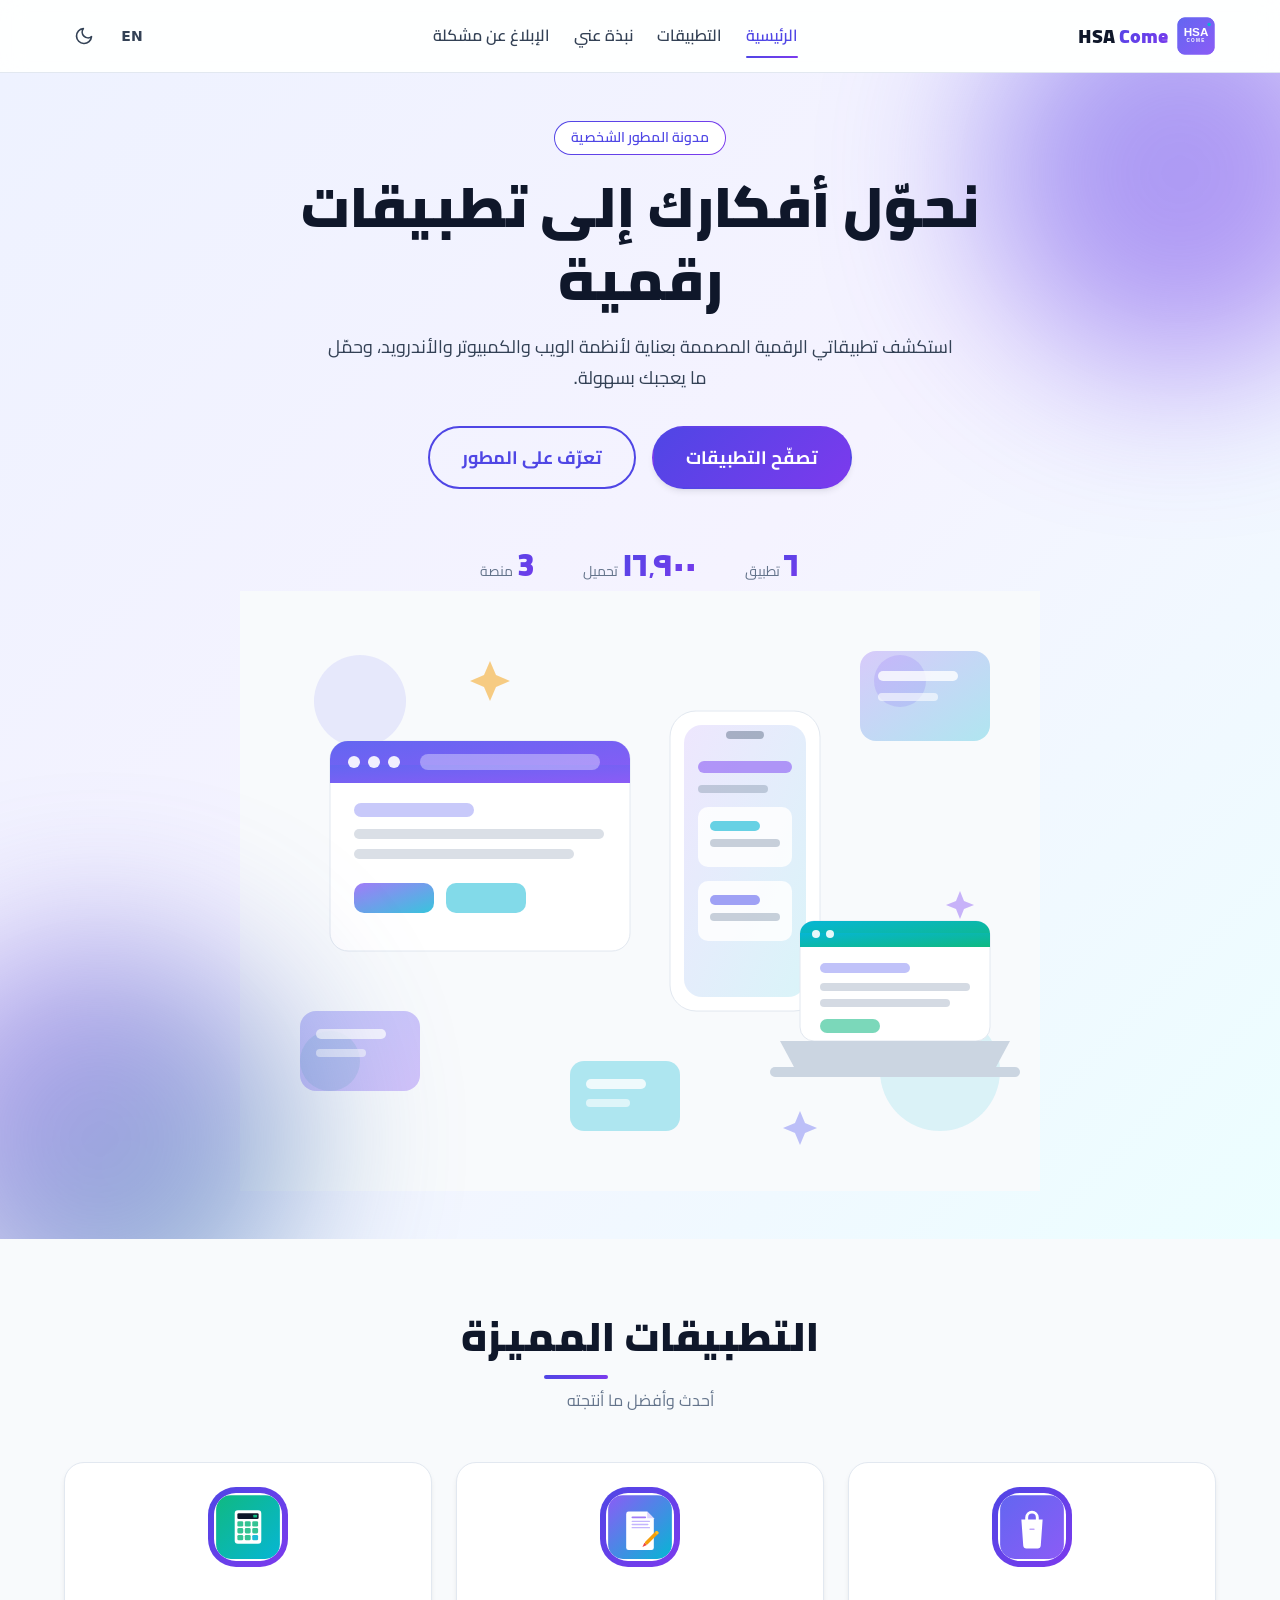
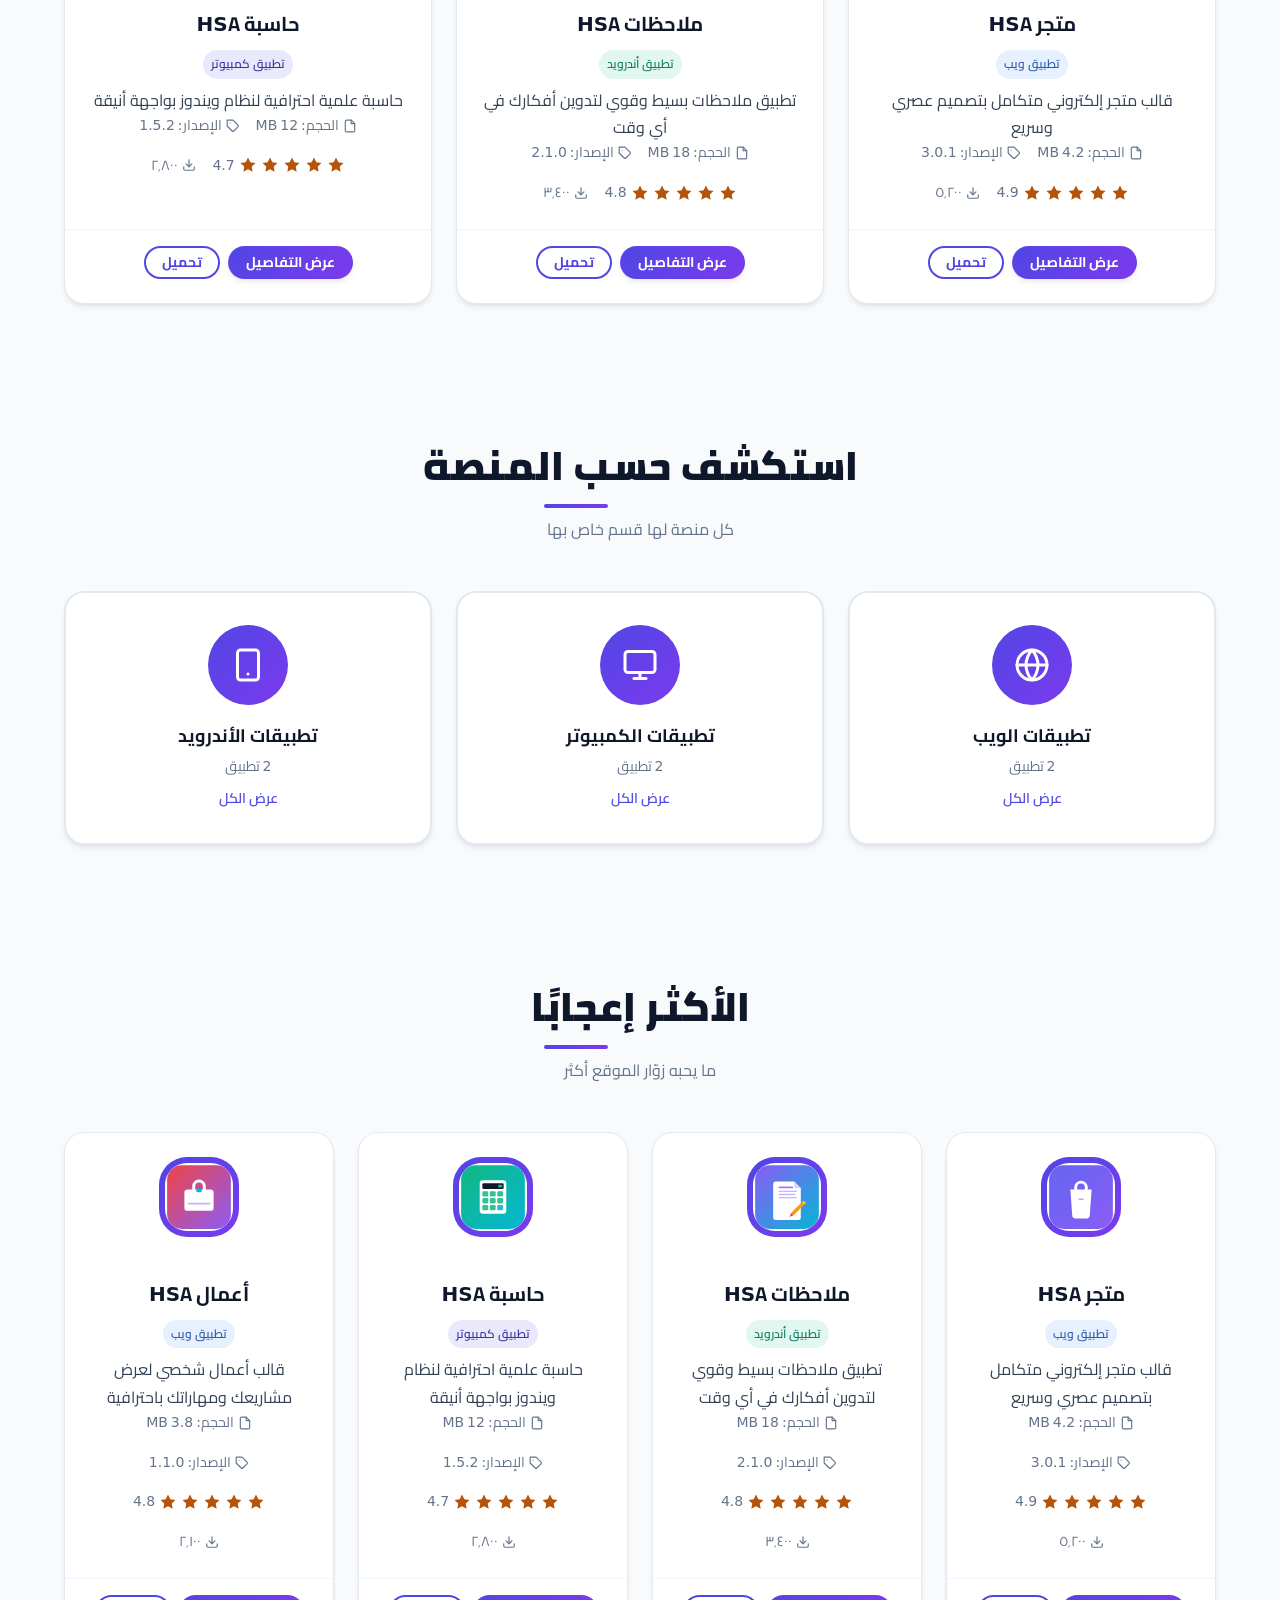
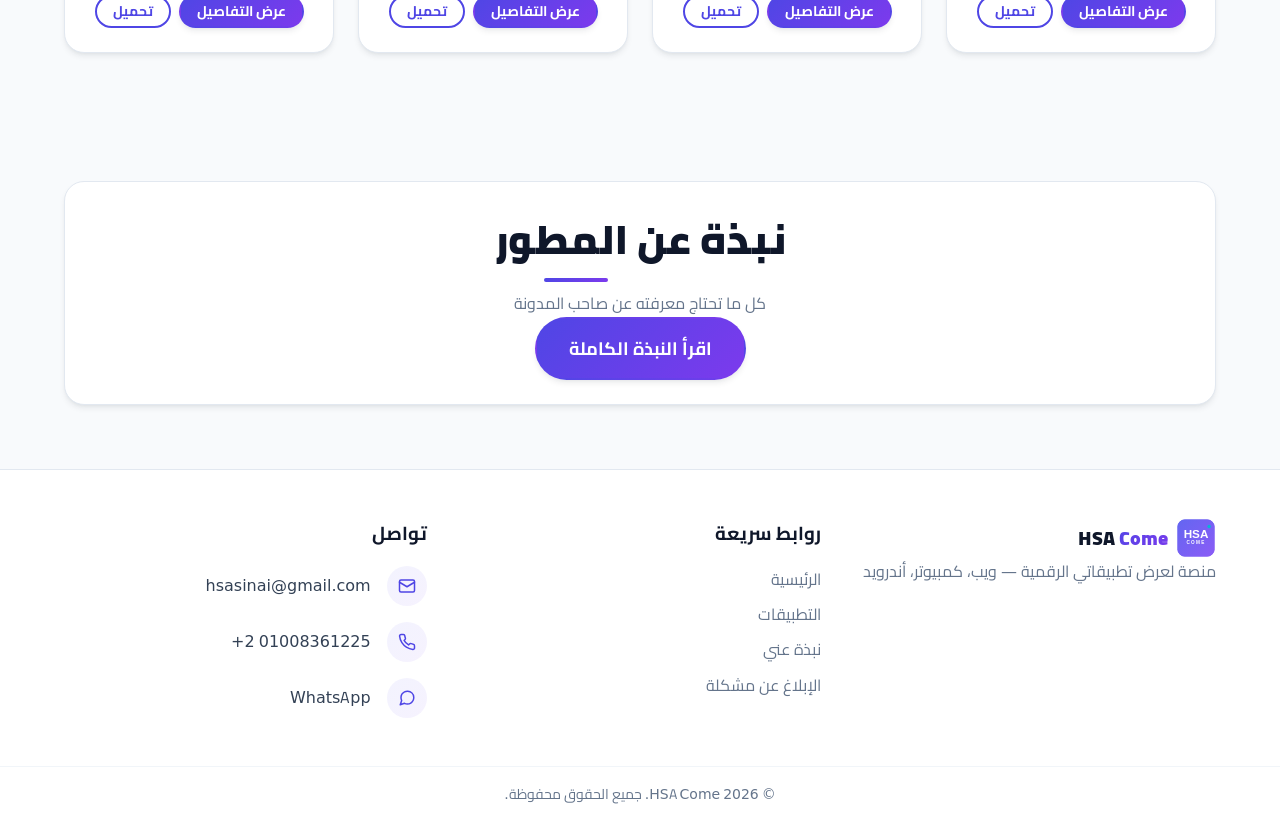
<file: HSA-Come/index.html>
<!DOCTYPE html>
<!-- الصفحة الرئيسية — HSA Come (العربية افتراضيًا RTL / English LTR) -->
<html lang="ar" dir="rtl" data-theme="light">
<head>
  <meta charset="UTF-8">
  <meta name="viewport" content="width=device-width, initial-scale=1.0">
  <title>HSA Come — نحوّل أفكارك إلى تطبيقات رقمية</title>
  <meta name="description" content="مدونة HSA Come الشخصية — نحوّل أفكارك إلى تطبيقات رقمية لأنظمة الويب والكمبيوتر والأندرويد. استكشف التطبيقات المميزة والأكثر إعجابًا وحمّلها بسهولة.">
  <meta name="keywords" content="HSA Come, تطبيقات, apps, ويب, أندرويد, كمبيوتر, web, android, desktop">
  <meta name="author" content="Eng. Hesham Soliman Aid">
  <meta name="theme-color" content="#F8FAFC">
  <meta property="og:type" content="website">
  <meta property="og:title" content="HSA Come — نحوّل أفكارك إلى تطبيقات رقمية">
  <meta property="og:description" content="مدونة HSA Come الشخصية — نحوّل أفكارك إلى تطبيقات رقمية لأنظمة الويب والكمبيوتر والأندرويد. استكشف التطبيقات المميزة والأكثر إعجابًا وحمّلها بسهولة.">
  <meta property="og:image" content="assets/images/hero-illustration.svg">
  <meta property="og:locale" content="ar_AR">
  <meta property="og:locale:alternate" content="en_US">
  <meta name="twitter:card" content="summary_large_image">
  <link rel="icon" type="image/svg+xml" href="assets/img/logo/favicon.svg">
  <link rel="manifest" href="manifest.json">
  <link rel="stylesheet" href="css/themes.css">
  <link rel="stylesheet" href="css/style.css">
  <link rel="stylesheet" href="css/responsive.css">
  <!-- تطبيق السمة قبل أول رسم لمنع وميض الوضع الداكن (anti-flash، موثّق في js/theme.js) -->
  <script>
    (function(){try{var t=localStorage.getItem('hsa-theme');if(t!=='dark'&&t!=='light'){t=(window.matchMedia&&window.matchMedia('(prefers-color-scheme: dark)').matches)?'dark':'light';}document.documentElement.setAttribute('data-theme',t);}catch(e){document.documentElement.setAttribute('data-theme','light');}})();
  </script>
  <script src="js/translations.js" defer></script>
  <script src="js/theme.js" defer></script>
  <script src="js/language.js" defer></script>
  <script src="js/db.js" defer></script>
  <script src="js/apps-fallback.js" defer></script>
  <script src="js/apps-loader.js" defer></script>
  <script src="js/reactions.js" defer></script>
  <script src="js/report-form.js" defer></script>
  <script src="js/main.js" defer></script>
</head>
<body data-page="home">

    <!-- إشعار عند تعطيل JavaScript (shown only when JavaScript is disabled) -->
    <noscript>
      <style>.reveal{opacity:1 !important;transform:none !important}</style>
      <div class="noscript-notice" role="alert"><strong>يتطلب هذا الموقع تفعيل JavaScript لعرض المحتوى وتبديل اللغة والوضع. | This site requires JavaScript to display its content and to switch language and theme.</strong></div>
    </noscript>
  <!-- رابط تخطي التنقل للمستخدمين الذين يستخدمون لوحة المفاتيح (Skip link) -->
  <a href="#main-content" class="skip-link" data-i18n="skip.to.content"></a>

  <!-- الترويسة — الشعار، روابط التنقل، أزرار اللغة والسمة والقائمة (Header) -->
  <header class="header" id="header">
    <div class="container navbar-container">
      <a href="index.html" class="nav-logo" aria-label="HSA Come">
        <img src="assets/img/logo/logo.svg" alt="HSA Come" class="logo-img" width="40" height="40">
        <span class="logo-text">HSA <span class="logo-accent">Come</span></span>
      </a>
      <nav class="nav-links" id="nav-links" aria-label="Main navigation" data-i18n-aria="nav.aria">
        <a href="index.html" class="nav-link" data-i18n="nav.home"></a>
        <a href="apps.html" class="nav-link" data-i18n="nav.apps"></a>
        <a href="about.html" class="nav-link" data-i18n="nav.about"></a>
        <a href="report-issue.html" class="nav-link" data-i18n="nav.report"></a>
      </nav>
      <div class="nav-actions">
        <button class="icon-btn lang-toggle" id="lang-toggle" type="button" data-i18n-aria="lang.toggle.aria" aria-label="تبديل اللغة">
          <span class="lang-label">EN</span>
        </button>
        <button class="icon-btn theme-toggle" id="theme-toggle" type="button" data-i18n-aria="theme.toggle.aria" aria-label="تبديل الوضع الليلي/النهاري">
          <svg class="icon-sun" viewBox="0 0 24 24" width="20" height="20" fill="none" stroke="currentColor" stroke-width="2" stroke-linecap="round" aria-hidden="true"><circle cx="12" cy="12" r="4"></circle><path d="M12 2v2M12 20v2M4.93 4.93l1.41 1.41M17.66 17.66l1.41 1.41M2 12h2M20 12h2M4.93 19.07l1.41-1.41M17.66 6.34l1.41-1.41"></path></svg>
          <svg class="icon-moon" viewBox="0 0 24 24" width="20" height="20" fill="none" stroke="currentColor" stroke-width="2" stroke-linecap="round" stroke-linejoin="round" aria-hidden="true"><path d="M21 12.79A9 9 0 1 1 11.21 3 7 7 0 0 0 21 12.79z"></path></svg>
        </button>
        <button class="icon-btn hamburger" id="hamburger" type="button" data-i18n-aria="menu.aria" aria-label="القائمة" aria-expanded="false" aria-controls="nav-links">
          <span></span><span></span><span></span>
        </button>
      </div>
    </div>
  </header>

  <!-- المحتوى الرئيسي (Main content) -->
  <main id="main-content" tabindex="-1">

    <!-- قسم البطل — العنوان والوصف وأزرار الإجراء والإحصائيات والصورة التوضيحية (Hero) -->
    <section class="hero">
      <div class="container">
        <div class="hero-content reveal">
          <span class="hero-badge" data-i18n="home.hero.badge"></span>
          <h1 class="hero-title" data-i18n="home.hero.title"></h1>
          <p class="hero-subtitle" data-i18n="home.hero.subtitle"></p>
          <div class="hero-cta">
            <a href="apps.html" class="btn btn-primary btn-lg" data-i18n="home.hero.cta.apps"></a>
            <a href="about.html" class="btn btn-outline btn-lg" data-i18n="home.hero.cta.about"></a>
          </div>
          <!-- إحصائيات البطل — تُملأ أرقامها من js/apps-loader.js (Hero stats) -->
          <div class="hero-stats">
            <div class="hero-stat">
              <span class="hero-stat-number" id="stat-apps">0</span>
              <span class="hero-stat-label" data-i18n="home.stats.apps"></span>
            </div>
            <div class="hero-stat">
              <span class="hero-stat-number" id="stat-downloads">0</span>
              <span class="hero-stat-label" data-i18n="home.stats.downloads"></span>
            </div>
            <div class="hero-stat">
              <span class="hero-stat-number" id="stat-platforms">0</span>
              <span class="hero-stat-label" data-i18n="home.stats.platforms"></span>
            </div>
          </div>
        </div>
        <!-- الصورة التوضيحية للبطل (ملف .hero-visual غير موجود في style.css لذا استُخدمت الأداة العامة .text-center) -->
        <div class="text-center">
          <img src="assets/images/hero-illustration.svg" alt="HSA Come apps illustration" loading="lazy" width="800" height="600">
        </div>
      </div>
    </section>

    <!-- قسم التطبيقات المميزة — يُملأ من js/apps-loader.js (Featured apps) -->
    <section class="section">
      <div class="container">
        <div class="section-header reveal">
          <h2 class="section-title" data-i18n="home.featured.title"></h2>
          <p class="section-subtitle" data-i18n="home.featured.subtitle"></p>
        </div>
        <div class="grid grid-3" id="featured-grid"></div>
      </div>
    </section>

    <!-- قسم التصنيفات حسب المنصة — ويب، كمبيوتر، أندرويد (Categories) -->
    <section class="section">
      <div class="container">
        <div class="section-header reveal">
          <h2 class="section-title" data-i18n="home.categories.title"></h2>
          <p class="section-subtitle" data-i18n="home.categories.subtitle"></p>
        </div>
        <div class="grid grid-3" id="categories-grid"></div>
      </div>
    </section>

    <!-- قسم التطبيقات الأكثر إعجابًا — يُملأ من js/apps-loader.js (Top liked) -->
    <section class="section">
      <div class="container">
        <div class="section-header reveal">
          <h2 class="section-title" data-i18n="home.top.title"></h2>
          <p class="section-subtitle" data-i18n="home.top.subtitle"></p>
        </div>
        <div class="grid grid-4" id="top-grid"></div>
      </div>
    </section>

    <!-- قسم الدعوة للتعرف على المطور (ملف .about-cta غير موجود في style.css لذا استُخدمت .card مع .text-center) -->
    <section class="section">
      <div class="container">
        <div class="card reveal text-center">
          <div class="card-body">
            <h2 class="section-title" data-i18n="about.title"></h2>
            <p class="section-subtitle" data-i18n="about.subtitle"></p>
            <a href="about.html" class="btn btn-primary btn-lg" data-i18n="home.about.cta"></a>
          </div>
        </div>
      </div>
    </section>

  </main>

  <!-- التذييل — الشعار والروابط السريعة وبيانات التواصل (Footer) -->
  <footer class="footer">
    <div class="container footer-content">
      <div class="footer-section">
        <a href="index.html" class="nav-logo">
          <img src="assets/img/logo/logo.svg" alt="HSA Come" class="logo-img" width="36" height="36">
          <span class="logo-text">HSA <span class="logo-accent">Come</span></span>
        </a>
        <p class="footer-tagline" data-i18n="footer.tagline"></p>
      </div>
      <div class="footer-section">
        <h3 data-i18n="footer.quicklinks"></h3>
        <ul class="footer-links">
          <li><a href="index.html" data-i18n="nav.home"></a></li>
          <li><a href="apps.html" data-i18n="nav.apps"></a></li>
          <li><a href="about.html" data-i18n="nav.about"></a></li>
          <li><a href="report-issue.html" data-i18n="nav.report"></a></li>
        </ul>
      </div>
      <div class="footer-section">
        <h3 data-i18n="footer.contact"></h3>
        <ul class="contact-list">
          <li class="contact-item">
            <span class="contact-icon" aria-hidden="true"><svg viewBox="0 0 24 24" width="20" height="20" fill="none" stroke="currentColor" stroke-width="2" stroke-linecap="round" stroke-linejoin="round"><rect x="2" y="4" width="20" height="16" rx="2"></rect><path d="m22 7-10 6L2 7"></path></svg></span>
            <a href="mailto:hsasinai@gmail.com">hsasinai@gmail.com</a>
          </li>
          <li class="contact-item">
            <span class="contact-icon" aria-hidden="true"><svg viewBox="0 0 24 24" width="20" height="20" fill="none" stroke="currentColor" stroke-width="2" stroke-linecap="round" stroke-linejoin="round"><path d="M22 16.92v3a2 2 0 0 1-2.18 2 19.79 19.79 0 0 1-8.63-3.07 19.5 19.5 0 0 1-6-6 19.79 19.79 0 0 1-3.07-8.67A2 2 0 0 1 4.11 2h3a2 2 0 0 1 2 1.72 12.84 12.84 0 0 0 .7 2.81 2 2 0 0 1-.45 2.11L8.09 9.91a16 16 0 0 0 6 6l1.27-1.27a2 2 0 0 1 2.11-.45 12.84 12.84 0 0 0 2.81.7A2 2 0 0 1 22 16.92z"></path></svg></span>
            <a href="tel:+201008361225" dir="ltr">+2 01008361225</a>
          </li>
          <li class="contact-item">
            <span class="contact-icon" aria-hidden="true"><svg viewBox="0 0 24 24" width="20" height="20" fill="none" stroke="currentColor" stroke-width="2" stroke-linecap="round" stroke-linejoin="round"><path d="M21 11.5a8.38 8.38 0 0 1-.9 3.8 8.5 8.5 0 0 1-7.6 4.7 8.38 8.38 0 0 1-3.8-.9L3 21l1.9-5.7a8.38 8.38 0 0 1-.9-3.8 8.5 8.5 0 0 1 4.7-7.6 8.38 8.38 0 0 1 3.8-.9h.5a8.48 8.48 0 0 1 8 8v.5z"></path></svg></span>
            <a href="https://wa.me/201008361225" target="_blank" rel="noopener">WhatsApp</a>
          </li>
        </ul>
      </div>
    </div>
    <div class="footer-bottom">
      <div class="container">
        <p data-i18n="footer.rights"></p>
      </div>
    </div>
  </footer>

  <!-- زر العودة للأعلى — يظهر بعد التمرير 400px (Back to top) -->
  <button class="back-to-top" id="back-to-top" type="button" data-i18n-aria="back.to.top.aria" aria-label="العودة للأعلى">
    <svg viewBox="0 0 24 24" width="20" height="20" fill="none" stroke="currentColor" stroke-width="2.5" stroke-linecap="round" stroke-linejoin="round" aria-hidden="true"><polyline points="18 15 12 9 6 15"></polyline></svg>
  </button>

  <!-- بيانات منظمة لمحركات البحث (JSON-LD — WebSite schema) -->
  <script type="application/ld+json">
  {
    "@context": "https://schema.org",
    "@type": "WebSite",
    "name": "HSA Come",
    "alternateName": "HSA Come Blog",
    "url": "https://hsacome.example.com/",
    "inLanguage": ["ar", "en"],
    "author": { "@type": "Person", "name": "Eng. Hesham Soliman Aid" }
  }
  </script>
</body>
</html>
</file>
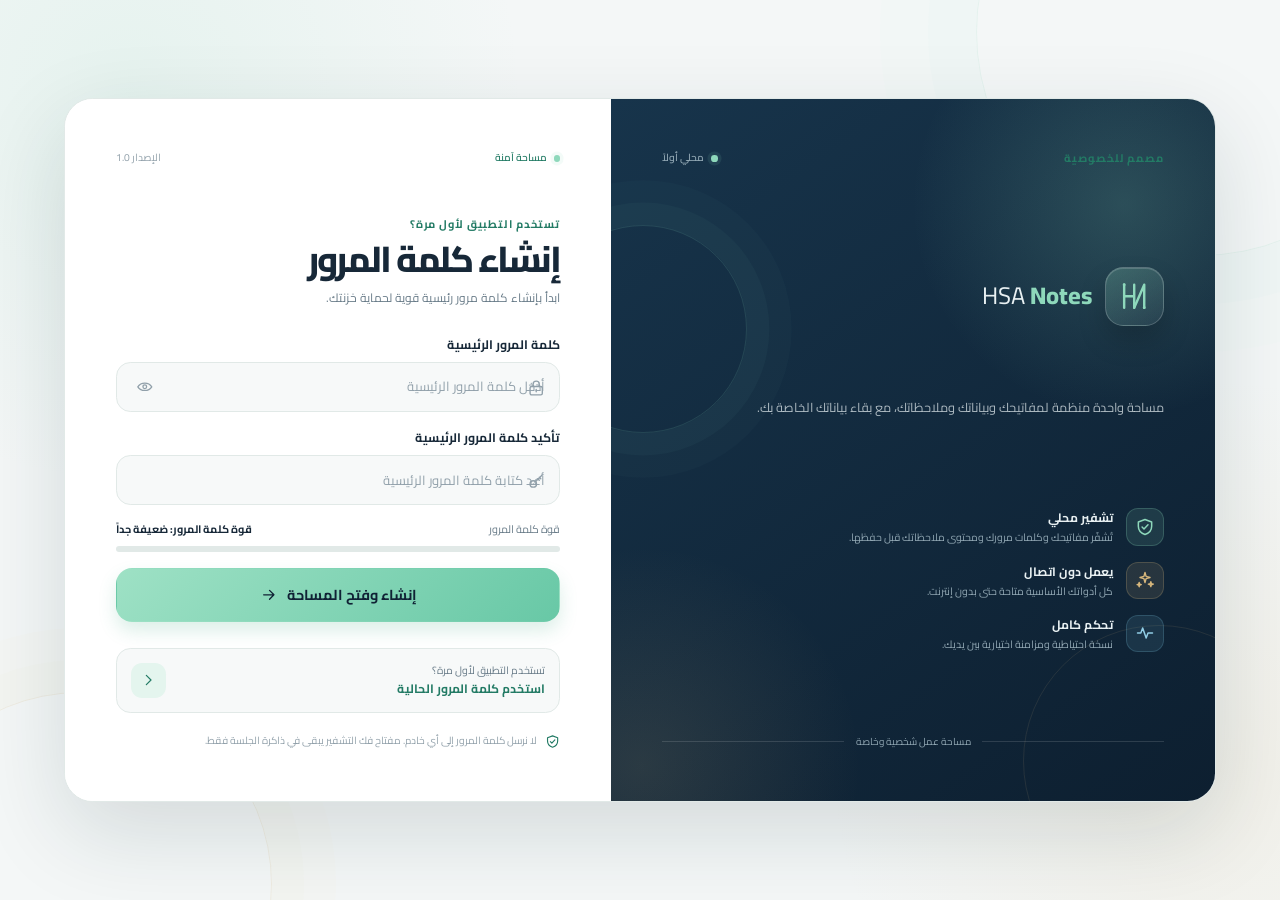
<file: HSA-Notes/index.html>
<!doctype html>
<html lang="ar" dir="rtl">
<head>
  <meta charset="utf-8">
  <meta name="viewport" content="width=device-width, initial-scale=1, viewport-fit=cover">
  <meta name="theme-color" content="#102235">
  <meta id="app-description" name="description" content="مساحتك الخاصة، مرتبة وآمنة">
  <title data-i18n="app.name">HSA Notes</title>
  <meta http-equiv="Content-Security-Policy" content="default-src 'self'; script-src 'self'; style-src 'self' 'unsafe-inline'; img-src 'self' data: https:; font-src 'self'; connect-src 'self'; frame-src 'none'; worker-src 'self'; manifest-src 'self'; object-src 'none'; base-uri 'self'; form-action 'self'">
  <link rel="manifest" href="manifest.json">
  <link rel="icon" href="assets/icons/icon-192.svg" type="image/svg+xml">
  <link rel="preload" href="assets/fonts/Cairo-Arabic-Regular.woff2" as="font" type="font/woff2" crossorigin>
  <link rel="preload" href="assets/fonts/Cairo-Latin-Regular.woff2" as="font" type="font/woff2" crossorigin>
  <link rel="stylesheet" href="css/variables.css">
  <link rel="stylesheet" href="css/base.css">
  <link rel="stylesheet" href="css/layout.css">
  <link rel="stylesheet" href="css/components.css">
  <link rel="stylesheet" href="css/pages.css">
  <link rel="stylesheet" href="css/rtl.css">
  <script type="module" src="js/main.js"></script>
</head>
<body data-theme="light" data-locale="ar" data-route="dashboard">
  <a class="skip-link" href="#page-content" data-i18n="common.skipToContent">انتقل إلى المحتوى</a>

  <div id="splash-screen" class="splash-screen" aria-live="polite" aria-label="HSA Notes">
    <div class="splash-content">
      <div class="splash-logo-wrap">
        <img class="splash-logo" src="assets/logo/hsa-notes-logo.svg" alt="HSA Notes">
        <span class="splash-orbit splash-orbit-one"></span>
        <span class="splash-orbit splash-orbit-two"></span>
      </div>
      <div class="splash-brand-name">HSA Notes</div>
      <div class="splash-loader" aria-hidden="true"><span></span></div>
      <span class="splash-caption" data-i18n="app.loadingSecureWorkspace">جارٍ تجهيز مساحتك الآمنة</span>
    </div>
  </div>

  <section id="auth-screen" class="auth-screen" aria-labelledby="auth-mode-title">
    <div class="auth-backdrop auth-backdrop-one" aria-hidden="true"></div>
    <div class="auth-backdrop auth-backdrop-two" aria-hidden="true"></div>
    <div id="auth-panel" class="auth-panel">
      <div class="auth-brand auth-panel-section">
        <div class="auth-brand-topline">
          <span class="brand-kicker" data-i18n="app.secureByDesign">مصمم للخصوصية</span>
          <span class="brand-status"><span class="status-dot"></span><span data-i18n="common.localFirst">محلي أولاً</span></span>
        </div>
        <div class="auth-brand-lockup">
          <span class="brand-symbol brand-symbol-large" aria-hidden="true">
            <svg class="icon icon-brand"><use href="assets/icons/sprite.svg#icon-logo"></use></svg>
          </span>
          <span class="brand-wordmark">HSA <strong>Notes</strong></span>
        </div>
        <p class="auth-brand-copy" data-i18n="auth.brandDescription">مساحة واحدة منظّمة لمفاتيحك وبياناتك وملاحظاتك، مع بقاء بياناتك الخاصة بك.</p>
        <ul class="auth-feature-list" aria-label="مزايا HSA Notes" data-i18n-aria-label="auth.featuresLabel">
          <li>
            <span class="feature-icon feature-icon-mint"><svg class="icon" aria-hidden="true"><use href="assets/icons/sprite.svg#icon-shield"></use></svg></span>
            <span><strong data-i18n="auth.featureEncryptionTitle">تشفير محلي</strong><small data-i18n="auth.featureEncryptionText">بياناتك مشفرة قبل أن تصل إلى مساحة التخزين.</small></span>
          </li>
          <li>
            <span class="feature-icon feature-icon-gold"><svg class="icon" aria-hidden="true"><use href="assets/icons/sprite.svg#icon-sparkles"></use></svg></span>
            <span><strong data-i18n="auth.featureOfflineTitle">يعمل دون اتصال</strong><small data-i18n="auth.featureOfflineText">كل أدواتك الأساسية متاحة حتى بدون إنترنت.</small></span>
          </li>
          <li>
            <span class="feature-icon feature-icon-blue"><svg class="icon" aria-hidden="true"><use href="assets/icons/sprite.svg#icon-activity"></use></svg></span>
            <span><strong data-i18n="auth.featureControlTitle">تحكم كامل</strong><small data-i18n="auth.featureControlText">نسخة احتياطية ومزامنة اختيارية بين يديك.</small></span>
          </li>
        </ul>
        <div class="auth-trust-row">
          <span class="trust-line"></span>
          <span data-i18n="auth.privateWorkspace">مساحة عمل شخصية وخاصة</span>
          <span class="trust-line"></span>
        </div>
      </div>

      <div class="auth-model auth-panel-section">
        <div class="auth-model-topline">
          <span class="model-label"><span class="model-pulse"></span><span data-i18n="auth.secureWorkspace">مساحة آمنة</span></span>
          <span class="model-version" data-i18n="app.versionLabel">الإصدار 1.0</span>
        </div>
        <div class="auth-form-heading">
          <span class="section-eyebrow" data-i18n="auth.welcomeBack">مرحباً بعودتك</span>
          <h1 id="auth-mode-title" data-i18n="auth.loginTitle">تسجيل الدخول</h1>
          <p id="auth-mode-subtitle" data-i18n="auth.loginSubtitle">أدخل كلمة المرور الرئيسية للوصول إلى مساحتك.</p>
        </div>
        <form id="auth-form" class="auth-form" data-auth-form="true" novalidate>
          <div class="form-field">
            <label for="master-password" data-i18n="auth.masterPassword">كلمة المرور الرئيسية</label>
            <div class="input-control">
              <span class="input-leading" aria-hidden="true"><svg class="icon"><use href="assets/icons/sprite.svg#icon-lock"></use></svg></span>
              <input id="master-password" name="master-password" type="password" autocomplete="current-password" minlength="8" required data-i18n-placeholder="auth.masterPasswordPlaceholder" placeholder="أدخل كلمة المرور الرئيسية">
              <button id="master-password-toggle" class="input-action" type="button" aria-label="إظهار كلمة المرور" aria-pressed="false" data-icon="eye" data-action="show-password" data-password-target="master-password" data-i18n-aria-label="common.showPassword">
                <svg class="icon" aria-hidden="true"><use href="assets/icons/sprite.svg#icon-eye"></use></svg>
              </button>
            </div>
          </div>
          <div id="confirm-password-field" class="form-field is-hidden" data-confirm-password-field>
            <label for="confirm-master-password" data-i18n="auth.confirmPassword">تأكيد كلمة المرور الرئيسية</label>
            <div class="input-control">
              <span class="input-leading" aria-hidden="true"><svg class="icon"><use href="assets/icons/sprite.svg#icon-key-round"></use></svg></span>
              <input id="confirm-master-password" name="confirm-master-password" type="password" autocomplete="new-password" minlength="8" data-i18n-placeholder="auth.confirmPasswordPlaceholder" placeholder="أعد كتابة كلمة المرور الرئيسية">
            </div>
          </div>
          <div id="auth-strength-wrap" class="auth-strength-wrap" hidden>
            <div class="strength-meta">
              <span data-i18n="auth.passwordStrength">قوة كلمة المرور</span>
              <span id="auth-strength-label" class="strength-label" data-i18n="auth.strengthPending">بانتظار الإدخال</span>
            </div>
            <div id="auth-strength-bar" class="strength-track" role="progressbar" aria-valuemin="0" aria-valuemax="100" aria-valuenow="0" aria-label="قوة كلمة المرور">
              <span class="strength-fill"></span>
            </div>
          </div>
          <p id="auth-error" class="form-error" role="alert" aria-live="assertive"></p>
          <button id="auth-submit" class="button button-primary button-large button-block" type="submit" data-action="auth-submit">
            <span data-i18n="auth.login">دخول إلى المساحة</span>
            <svg class="icon icon-trailing" aria-hidden="true"><use href="assets/icons/sprite.svg#icon-arrow-left"></use></svg>
          </button>
        </form>
        <button id="auth-toggle-mode" class="auth-mode-toggle" type="button" data-action="auth-toggle-mode">
          <span class="auth-mode-toggle-copy"><span data-i18n="auth.firstTime">تستخدم التطبيق لأول مرة؟</span><strong data-i18n="auth.createAccount">أنشئ كلمة مرور رئيسية</strong></span>
          <span class="auth-mode-toggle-icon"><svg class="icon" aria-hidden="true"><use href="assets/icons/sprite.svg#icon-chevron-left"></use></svg></span>
        </button>
        <p id="security-note" class="security-note">
          <svg class="icon" aria-hidden="true"><use href="assets/icons/sprite.svg#icon-shield"></use></svg>
          <span data-i18n="auth.securityNote">لا نرسل كلمة المرور إلى أي خادم. مفتاح فك التشفير يبقى في ذاكرة الجلسة فقط.</span>
        </p>
      </div>
    </div>
  </section>

  <div id="app-shell" class="app-shell" hidden>
    <aside id="sidebar" class="sidebar" aria-label="التنقل الرئيسي">
      <div class="sidebar-inner">
        <div class="sidebar-header">
          <a class="brand-lockup" href="#dashboard" data-nav="dashboard" aria-label="HSA Notes">
            <span class="brand-symbol" aria-hidden="true"><svg class="icon icon-brand"><use href="assets/icons/sprite.svg#icon-logo"></use></svg></span>
            <span class="brand-wordmark">HSA <strong>Notes</strong></span>
          </a>
          <button class="icon-button sidebar-close" type="button" aria-label="إغلاق القائمة" data-close-sidebar data-i18n-aria-label="common.closeMenu">
            <svg class="icon" aria-hidden="true"><use href="assets/icons/sprite.svg#icon-close"></use></svg>
          </button>
        </div>
        <div class="sidebar-context">
          <span class="context-icon"><svg class="icon" aria-hidden="true"><use href="assets/icons/sprite.svg#icon-database"></use></svg></span>
          <span><small data-i18n="app.workspaceLabel">مساحة العمل</small><strong data-i18n="app.personalVault">الخزنة الشخصية</strong></span>
          <span class="context-live" aria-label="متصل" data-i18n-aria-label="app.connected"></span>
        </div>
        <nav id="primary-nav" class="primary-nav" aria-label="أقسام التطبيق">
          <span class="nav-section-label" data-i18n="nav.workspace">مساحة العمل</span>
          <a class="nav-item is-active" href="#dashboard" data-nav="dashboard" aria-current="page">
            <span class="nav-item-icon"><svg class="icon" aria-hidden="true"><use href="assets/icons/sprite.svg#icon-dashboard"></use></svg></span>
            <span data-i18n="nav.dashboard">لوحة التحكم</span>
            <span class="nav-item-indicator"></span>
          </a>
          <a class="nav-item" href="#api-keys" data-nav="api-keys">
            <span class="nav-item-icon"><svg class="icon" aria-hidden="true"><use href="assets/icons/sprite.svg#icon-key-round"></use></svg></span>
            <span data-i18n="nav.apiKeys">مفاتيح API</span>
          </a>
          <a class="nav-item" href="#credentials" data-nav="credentials">
            <span class="nav-item-icon"><svg class="icon" aria-hidden="true"><use href="assets/icons/sprite.svg#icon-lock"></use></svg></span>
            <span data-i18n="nav.credentials">بيانات الدخول</span>
          </a>
          <a class="nav-item" href="#generator" data-nav="generator">
            <span class="nav-item-icon"><svg class="icon" aria-hidden="true"><use href="assets/icons/sprite.svg#icon-wand"></use></svg></span>
            <span data-i18n="nav.generator">مولّد كلمات المرور</span>
          </a>
          <a class="nav-item" href="#notes" data-nav="notes">
            <span class="nav-item-icon"><svg class="icon" aria-hidden="true"><use href="assets/icons/sprite.svg#icon-note"></use></svg></span>
            <span data-i18n="nav.notes">الملاحظات</span>
          </a>
          <span class="nav-section-label nav-section-spaced" data-i18n="nav.system">النظام</span>
          <a class="nav-item" href="#backup" data-nav="backup">
            <span class="nav-item-icon"><svg class="icon" aria-hidden="true"><use href="assets/icons/sprite.svg#icon-file-lock"></use></svg></span>
            <span data-i18n="nav.backup">التصدير</span>
            <span class="nav-item-badge" data-nav-badge="backup">—</span>
          </a>
          <a class="nav-item" href="#settings" data-nav="settings">
            <span class="nav-item-icon"><svg class="icon" aria-hidden="true"><use href="assets/icons/sprite.svg#icon-settings"></use></svg></span>
            <span data-i18n="nav.settings">الإعدادات</span>
          </a>
          <a class="nav-item" href="#about" data-nav="about">
            <span class="nav-item-icon"><svg class="icon" aria-hidden="true"><use href="assets/icons/sprite.svg#icon-info"></use></svg></span>
            <span data-i18n="nav.about">حول التطبيق</span>
          </a>
        </nav>
        <div class="sidebar-bottom">
          <div class="sidebar-security">
            <span class="security-icon"><svg class="icon" aria-hidden="true"><use href="assets/icons/sprite.svg#icon-shield"></use></svg></span>
            <span><strong data-i18n="app.vaultProtected">الخزنة محمية</strong><small data-i18n="app.encryptionReady">التشفير جاهز</small></span>
            <span class="security-check"><svg class="icon" aria-hidden="true"><use href="assets/icons/sprite.svg#icon-check"></use></svg></span>
          </div>
          <button class="sidebar-logout" type="button" data-logout-button>
            <svg class="icon" aria-hidden="true"><use href="assets/icons/sprite.svg#icon-logout"></use></svg>
            <span data-i18n="nav.logout">تسجيل الخروج</span>
          </button>
        </div>
      </div>
    </aside>

    <button class="sidebar-backdrop" type="button" aria-label="إغلاق القائمة" data-close-sidebar data-i18n-aria-label="common.closeMenu"></button>

    <div class="app-frame">
      <header class="topbar">
        <div class="topbar-start">
          <button id="mobile-menu-button" class="icon-button mobile-menu-button" type="button" aria-label="فتح القائمة" aria-expanded="false" data-i18n-aria-label="common.openMenu">
            <svg class="icon" aria-hidden="true"><use href="assets/icons/sprite.svg#icon-menu"></use></svg>
          </button>
          <div class="page-heading">
            <span class="topbar-kicker" data-i18n="app.workspaceLabel">مساحة العمل</span>
            <h1 id="page-title" data-i18n="nav.dashboard">لوحة التحكم</h1>
          </div>
        </div>
        <div class="topbar-actions">
          <div class="global-search-shell">
            <svg class="icon search-icon" aria-hidden="true"><use href="assets/icons/sprite.svg#icon-search"></use></svg>
            <input id="global-search" name="global-search" class="global-search" type="search" autocomplete="off" aria-label="البحث" data-i18n-placeholder="common.searchPlaceholder" data-i18n-aria-label="common.search" placeholder="ابحث في مساحتك">
            <kbd class="search-shortcut" aria-hidden="true">Ctrl K</kbd>
          </div>
          <button id="language-button" class="topbar-button language-button" type="button" aria-label="تغيير اللغة" data-action="language-toggle" data-i18n-aria-label="common.changeLanguage">
            <svg class="icon" aria-hidden="true"><use href="assets/icons/sprite.svg#icon-globe"></use></svg>
            <span id="language-label" data-language-label>العربية</span>
            <svg class="icon icon-chevron" aria-hidden="true"><use href="assets/icons/sprite.svg#icon-chevron-down"></use></svg>
          </button>
          <button id="theme-button" class="icon-button theme-button" type="button" aria-label="تبديل المظهر" aria-pressed="false" data-action="theme" data-i18n-aria-label="common.toggleTheme">
            <svg class="icon theme-icon-light" aria-hidden="true"><use href="assets/icons/sprite.svg#icon-sun"></use></svg>
            <svg class="icon theme-icon-dark" aria-hidden="true"><use href="assets/icons/sprite.svg#icon-moon"></use></svg>
          </button>
          <div class="user-menu-wrap">
            <button id="user-menu-button" class="user-menu-button" type="button" aria-haspopup="menu" aria-expanded="false" aria-label="فتح قائمة المستخدم" data-i18n-aria-label="common.openUserMenu">
              <span class="user-avatar" aria-hidden="true">H</span>
              <span class="user-menu-copy"><strong data-i18n="common.localVault">الخزنة المحلية</strong><small data-i18n="common.personalWorkspace">مساحة شخصية</small></span>
              <svg class="icon icon-chevron" aria-hidden="true"><use href="assets/icons/sprite.svg#icon-chevron-down"></use></svg>
            </button>
            <div id="user-menu-popover" class="user-menu-popover" role="menu" hidden>
              <div class="user-popover-header">
                <span class="user-avatar user-avatar-large" aria-hidden="true">H</span>
                <span><strong data-i18n="common.localVault">الخزنة المحلية</strong><small data-i18n="common.personalWorkspace">مساحة شخصية</small></span>
              </div>
              <div class="popover-divider"></div>
              <a class="popover-item" href="#settings" data-nav="settings" role="menuitem"><svg class="icon" aria-hidden="true"><use href="assets/icons/sprite.svg#icon-settings"></use></svg><span data-i18n="nav.settings">الإعدادات</span></a>
              <button id="logout-button" class="popover-item popover-item-danger" type="button" role="menuitem" data-action="lock-app"><svg class="icon" aria-hidden="true"><use href="assets/icons/sprite.svg#icon-logout"></use></svg><span data-i18n="nav.logout">تسجيل الخروج</span></button>
            </div>
          </div>
        </div>
      </header>

      <main id="page-content" class="page-content" tabindex="-1" aria-live="polite">
        <div class="page-state page-state-loading" data-page-state="loading">
          <span class="loading-mark"><span></span></span>
          <strong data-i18n="common.loadingWorkspace">جارٍ فتح مساحة العمل</strong>
          <span data-i18n="common.loadingHint">لحظات ونعود إليك.</span>
        </div>
      </main>

      <nav class="mobile-nav" aria-label="التنقل السريع">
        <a class="mobile-nav-item is-active" href="#dashboard" data-nav="dashboard" aria-current="page">
          <span class="mobile-nav-icon"><svg class="icon" aria-hidden="true"><use href="assets/icons/sprite.svg#icon-dashboard"></use></svg></span>
          <span data-i18n="nav.dashboardShort">الرئيسية</span>
        </a>
        <a class="mobile-nav-item" href="#api-keys" data-nav="api-keys">
          <span class="mobile-nav-icon"><svg class="icon" aria-hidden="true"><use href="assets/icons/sprite.svg#icon-key-round"></use></svg></span>
          <span data-i18n="nav.apiKeysShort">المفاتيح</span>
        </a>
        <a class="mobile-nav-item" href="#generator" data-nav="generator">
          <span class="mobile-nav-icon"><svg class="icon" aria-hidden="true"><use href="assets/icons/sprite.svg#icon-wand"></use></svg></span>
          <span data-i18n="nav.generatorShort">المولّد</span>
        </a>
        <a class="mobile-nav-item" href="#notes" data-nav="notes">
          <span class="mobile-nav-icon"><svg class="icon" aria-hidden="true"><use href="assets/icons/sprite.svg#icon-note"></use></svg></span>
          <span data-i18n="nav.notesShort">الملاحظات</span>
        </a>
        <button class="mobile-nav-item mobile-nav-more" type="button" data-open-sidebar aria-label="المزيد" data-i18n-aria-label="common.moreOptions">
          <span class="mobile-nav-icon"><svg class="icon" aria-hidden="true"><use href="assets/icons/sprite.svg#icon-more"></use></svg></span>
          <span data-i18n="nav.more">المزيد</span>
        </button>
      </nav>
    </div>
  </div>

  <div id="modal-root" class="layer-root modal-root" aria-live="polite"></div>
  <div id="toast-root" class="layer-root toast-root" aria-live="polite" aria-atomic="true"></div>
  <div id="confirm-root" class="layer-root confirm-root" aria-live="assertive"></div>
  <div id="command-search-root" class="layer-root command-search-root" aria-live="polite"></div>
</body>
</html>
</file>
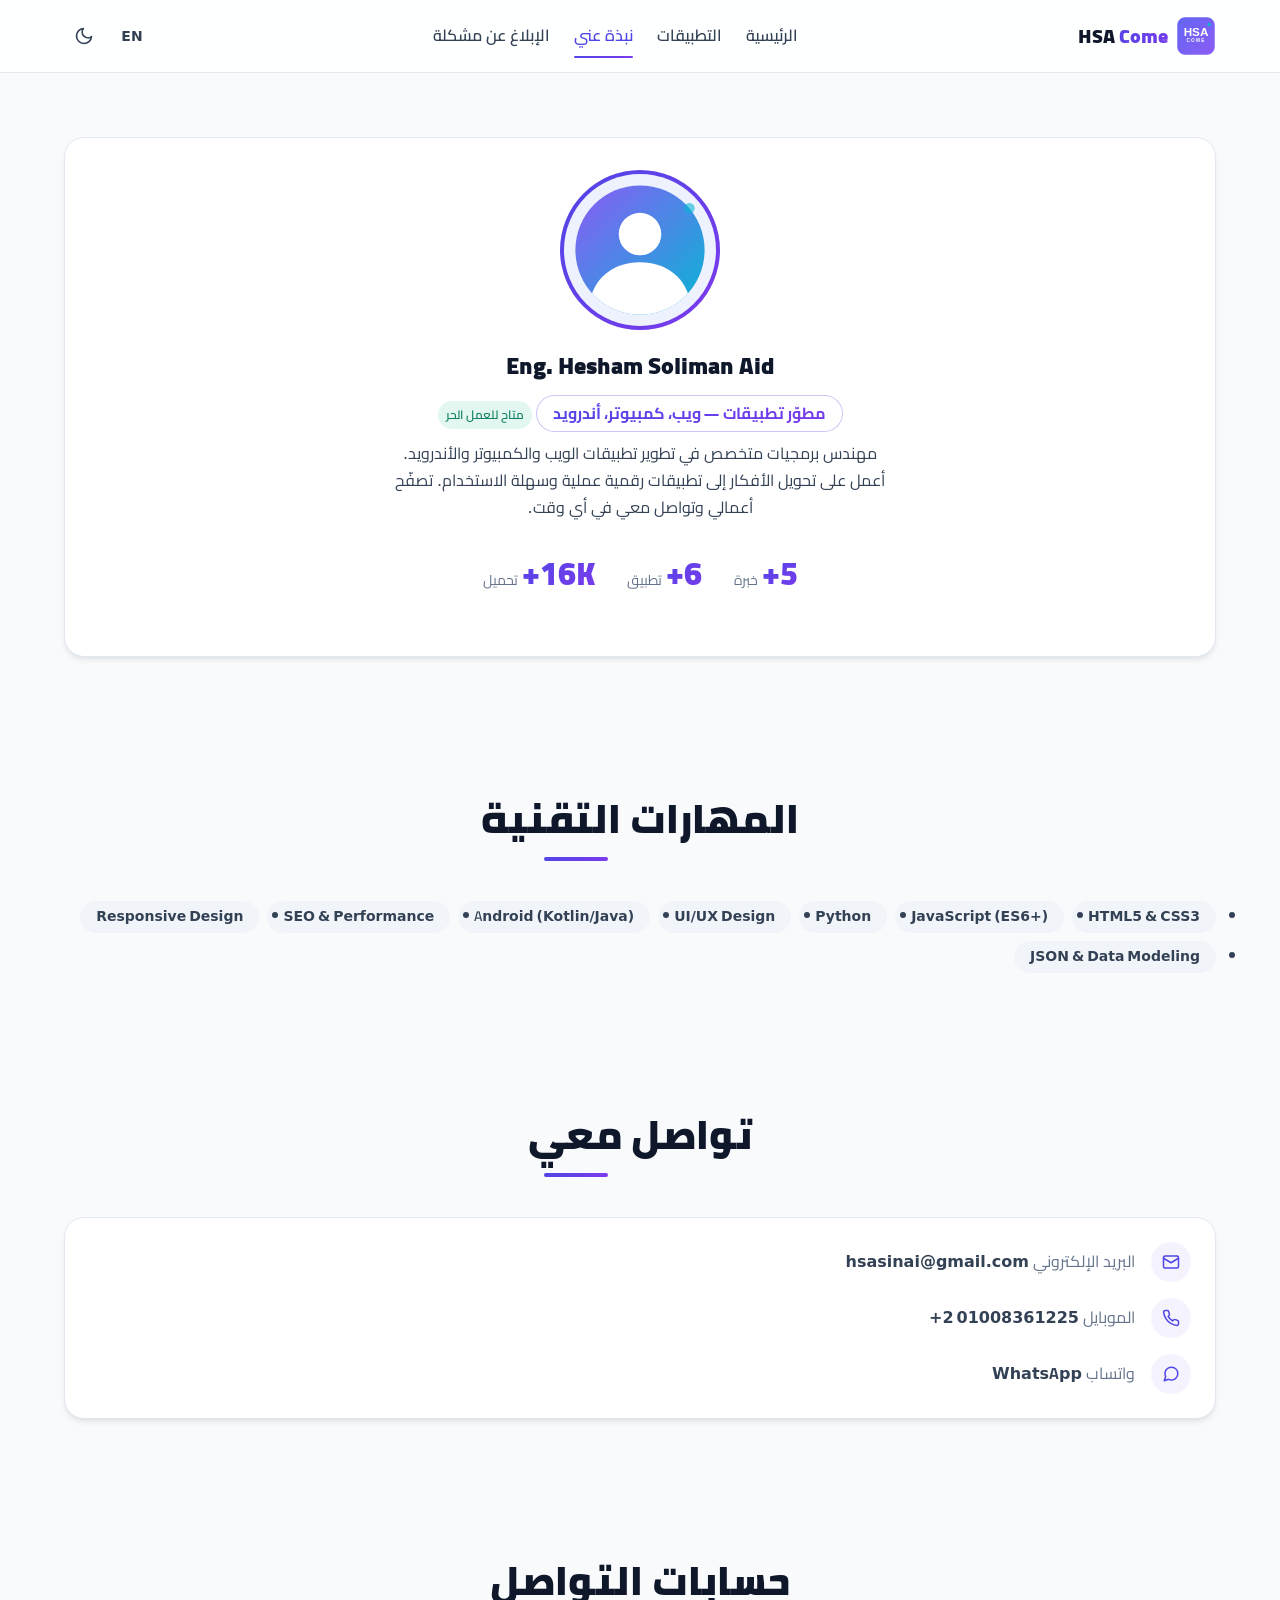
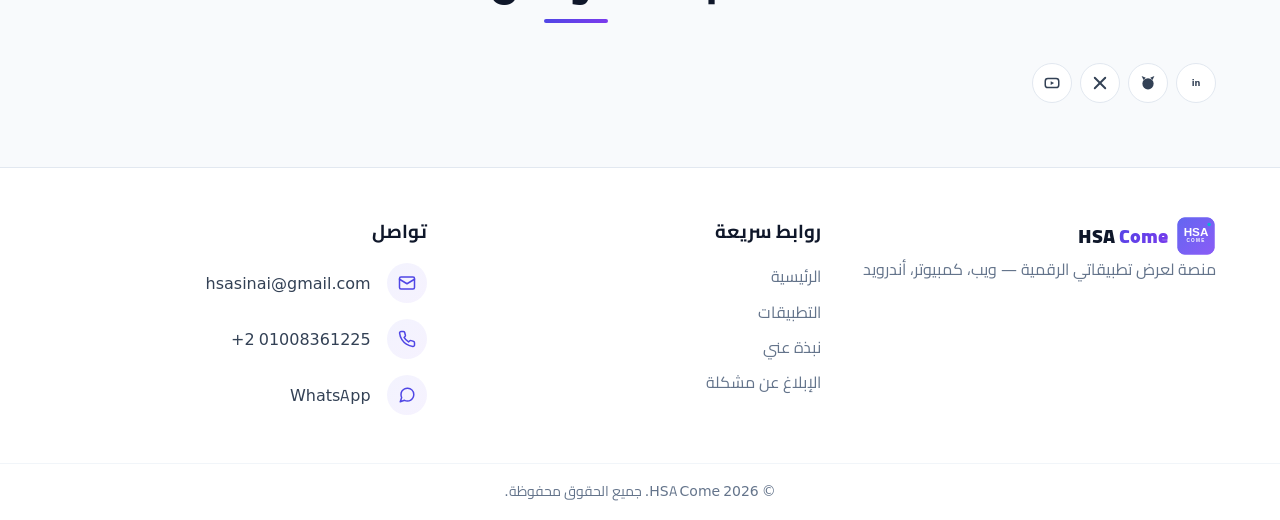
<file: HSA-Come/about.html>
<!DOCTYPE html>
<!-- صفحة نبذة عن المطور — HSA Come (Arabic default, RTL / English LTR) -->
<html lang="ar" dir="rtl" data-theme="light">
<head>
  <meta charset="UTF-8">
  <meta name="viewport" content="width=device-width, initial-scale=1.0">
  <title>نبذة عن المطور — HSA Come</title>
  <meta name="description" content="نبذة عن المطور Eng. Hesham Soliman Aid — مهندس برمجيات متخصص في تطبيقات الويب والكمبيوتر والأندرويد. تعرّف على مهاراته وخبراته وطرق التواصل معه.">
  <meta name="keywords" content="HSA Come, تطبيقات, apps, ويب, أندرويد, كمبيوتر, web, android, desktop">
  <meta name="author" content="Eng. Hesham Soliman Aid">
  <meta name="theme-color" content="#F8FAFC">
  <meta property="og:type" content="website">
  <meta property="og:title" content="نبذة عن المطور — HSA Come">
  <meta property="og:description" content="نبذة عن المطور Eng. Hesham Soliman Aid — مهندس برمجيات متخصص في تطبيقات الويب والكمبيوتر والأندرويد. تعرّف على مهاراته وخبراته وطرق التواصل معه.">
  <meta property="og:image" content="assets/images/hero-illustration.svg">
  <meta property="og:locale" content="ar_AR">
  <meta property="og:locale:alternate" content="en_US">
  <meta name="twitter:card" content="summary_large_image">
  <link rel="icon" type="image/svg+xml" href="assets/img/logo/favicon.svg">
  <link rel="manifest" href="manifest.json">
  <link rel="stylesheet" href="css/themes.css">
  <link rel="stylesheet" href="css/style.css">
  <link rel="stylesheet" href="css/responsive.css">
  <!-- تطبيق السمة قبل أول رسم لمنع وميض الوضع الداكن (anti-flash، موثّق في js/theme.js) -->
  <script>
    (function(){try{var t=localStorage.getItem('hsa-theme');if(t!=='dark'&&t!=='light'){t=(window.matchMedia&&window.matchMedia('(prefers-color-scheme: dark)').matches)?'dark':'light';}document.documentElement.setAttribute('data-theme',t);}catch(e){document.documentElement.setAttribute('data-theme','light');}})();
  </script>
  <script src="js/translations.js" defer></script>
  <script src="js/theme.js" defer></script>
  <script src="js/language.js" defer></script>
  <script src="js/db.js" defer></script>
  <script src="js/apps-fallback.js" defer></script>
  <script src="js/apps-loader.js" defer></script>
  <script src="js/reactions.js" defer></script>
  <script src="js/report-form.js" defer></script>
  <script src="js/main.js" defer></script>
</head>
<body data-page="about">

    <!-- إشعار عند تعطيل JavaScript (shown only when JavaScript is disabled) -->
    <noscript>
      <style>.reveal{opacity:1 !important;transform:none !important}</style>
      <div class="noscript-notice" role="alert"><strong>يتطلب هذا الموقع تفعيل JavaScript لعرض المحتوى وتبديل اللغة والوضع. | This site requires JavaScript to display its content and to switch language and theme.</strong></div>
    </noscript>
  <!-- رابط تخطي التنقل للمستخدمين الذين يستخدمون لوحة المفاتيح (Skip link) -->
  <a href="#main-content" class="skip-link" data-i18n="skip.to.content"></a>

  <!-- الترويسة — الشعار، روابط التنقل، أزرار اللغة والسمة والقائمة (Header) -->
  <header class="header" id="header">
    <div class="container navbar-container">
      <a href="index.html" class="nav-logo" aria-label="HSA Come">
        <img src="assets/img/logo/logo.svg" alt="HSA Come" class="logo-img" width="40" height="40">
        <span class="logo-text">HSA <span class="logo-accent">Come</span></span>
      </a>
      <nav class="nav-links" id="nav-links" aria-label="Main navigation" data-i18n-aria="nav.aria">
        <a href="index.html" class="nav-link" data-i18n="nav.home"></a>
        <a href="apps.html" class="nav-link" data-i18n="nav.apps"></a>
        <a href="about.html" class="nav-link" data-i18n="nav.about"></a>
        <a href="report-issue.html" class="nav-link" data-i18n="nav.report"></a>
      </nav>
      <div class="nav-actions">
        <button class="icon-btn lang-toggle" id="lang-toggle" type="button" data-i18n-aria="lang.toggle.aria" aria-label="تبديل اللغة">
          <span class="lang-label">EN</span>
        </button>
        <button class="icon-btn theme-toggle" id="theme-toggle" type="button" data-i18n-aria="theme.toggle.aria" aria-label="تبديل الوضع الليلي/النهاري">
          <svg class="icon-sun" viewBox="0 0 24 24" width="20" height="20" fill="none" stroke="currentColor" stroke-width="2" stroke-linecap="round" aria-hidden="true"><circle cx="12" cy="12" r="4"></circle><path d="M12 2v2M12 20v2M4.93 4.93l1.41 1.41M17.66 17.66l1.41 1.41M2 12h2M20 12h2M4.93 19.07l1.41-1.41M17.66 6.34l1.41-1.41"></path></svg>
          <svg class="icon-moon" viewBox="0 0 24 24" width="20" height="20" fill="none" stroke="currentColor" stroke-width="2" stroke-linecap="round" stroke-linejoin="round" aria-hidden="true"><path d="M21 12.79A9 9 0 1 1 11.21 3 7 7 0 0 0 21 12.79z"></path></svg>
        </button>
        <button class="icon-btn hamburger" id="hamburger" type="button" data-i18n-aria="menu.aria" aria-label="القائمة" aria-expanded="false" aria-controls="nav-links">
          <span></span><span></span><span></span>
        </button>
      </div>
    </div>
  </header>

  <!-- المحتوى الرئيسي (Main content) -->
  <main id="main-content" tabindex="-1">
    <div class="container">

      <!-- قسم الملف الشخصي — الصورة والاسم والمسمى والتوفر والنبذة والإحصائيات (Profile) -->
      <section class="section">
        <div class="card profile-card reveal">
          <img src="assets/images/avatar.svg" alt="Eng. Hesham Soliman Aid" class="profile-avatar" width="160" height="160" loading="lazy">
          <h1 class="profile-name">Eng. Hesham Soliman Aid</h1>
          <span class="profile-role" data-i18n="about.role"></span>
          <span class="badge badge-status-replied" data-i18n="about.availability"></span>
          <p class="profile-bio" data-i18n="about.bio"></p>
          <!-- إحصائيات الملف الشخصي (Profile stats) -->
          <div class="profile-stats">
            <div class="hero-stat">
              <span class="hero-stat-number">5+</span>
              <span class="hero-stat-label" data-i18n="about.experience"></span>
            </div>
            <div class="hero-stat">
              <span class="hero-stat-number">6+</span>
              <span class="hero-stat-label" data-i18n="home.stats.apps"></span>
            </div>
            <div class="hero-stat">
              <span class="hero-stat-number">16K+</span>
              <span class="hero-stat-label" data-i18n="home.stats.downloads"></span>
            </div>
          </div>
        </div>
      </section>

      <!-- قسم المهارات التقنية — وسوم ثابتة (Skills) -->
      <section class="section">
        <div class="section-header reveal">
          <h2 class="section-title" data-i18n="about.skills.title"></h2>
        </div>
        <ul class="skills-list reveal">
          <li class="skill-tag">HTML5 &amp; CSS3</li>
          <li class="skill-tag">JavaScript (ES6+)</li>
          <li class="skill-tag">Python</li>
          <li class="skill-tag">UI/UX Design</li>
          <li class="skill-tag">Android (Kotlin/Java)</li>
          <li class="skill-tag">SEO &amp; Performance</li>
          <li class="skill-tag">Responsive Design</li>
          <li class="skill-tag">JSON &amp; Data Modeling</li>
        </ul>
      </section>

      <!-- قسم التواصل معي — البريد والموبايل وواتساب (Contact) -->
      <section class="section">
        <div class="section-header reveal">
          <h2 class="section-title" data-i18n="about.contact.title"></h2>
        </div>
        <div class="card reveal">
          <div class="card-body">
            <ul class="contact-list">
              <li class="contact-item">
                <span class="contact-icon" aria-hidden="true"><svg viewBox="0 0 24 24" width="20" height="20" fill="none" stroke="currentColor" stroke-width="2" stroke-linecap="round" stroke-linejoin="round"><rect x="2" y="4" width="20" height="16" rx="2"></rect><path d="m22 7-10 6L2 7"></path></svg></span>
                <a href="mailto:hsasinai@gmail.com"><span class="muted" data-i18n="about.email"></span> <strong>hsasinai@gmail.com</strong></a>
              </li>
              <li class="contact-item">
                <span class="contact-icon" aria-hidden="true"><svg viewBox="0 0 24 24" width="20" height="20" fill="none" stroke="currentColor" stroke-width="2" stroke-linecap="round" stroke-linejoin="round"><path d="M22 16.92v3a2 2 0 0 1-2.18 2 19.79 19.79 0 0 1-8.63-3.07 19.5 19.5 0 0 1-6-6 19.79 19.79 0 0 1-3.07-8.67A2 2 0 0 1 4.11 2h3a2 2 0 0 1 2 1.72 12.84 12.84 0 0 0 .7 2.81 2 2 0 0 1-.45 2.11L8.09 9.91a16 16 0 0 0 6 6l1.27-1.27a2 2 0 0 1 2.11-.45 12.84 12.84 0 0 0 2.81.7A2 2 0 0 1 22 16.92z"></path></svg></span>
                <a href="tel:+201008361225"><span class="muted" data-i18n="about.phone"></span> <strong dir="ltr">+2 01008361225</strong></a>
              </li>
              <li class="contact-item">
                <span class="contact-icon" aria-hidden="true"><svg viewBox="0 0 24 24" width="20" height="20" fill="none" stroke="currentColor" stroke-width="2" stroke-linecap="round" stroke-linejoin="round"><path d="M21 11.5a8.38 8.38 0 0 1-.9 3.8 8.5 8.5 0 0 1-7.6 4.7 8.38 8.38 0 0 1-3.8-.9L3 21l1.9-5.7a8.38 8.38 0 0 1-.9-3.8 8.5 8.5 0 0 1 4.7-7.6 8.38 8.38 0 0 1 3.8-.9h.5a8.48 8.48 0 0 1 8 8v.5z"></path></svg></span>
                <a href="https://wa.me/201008361225" target="_blank" rel="noopener"><span class="muted" data-i18n="about.whatsapp"></span> <strong>WhatsApp</strong></a>
              </li>
            </ul>
          </div>
        </div>
      </section>

      <!-- قسم حسابات التواصل الاجتماعي — أيقونات هندسية بسيطة (Social) -->
      <section class="section">
        <div class="section-header reveal">
          <h2 class="section-title" data-i18n="about.social.title"></h2>
        </div>
        <div class="share-buttons reveal">
          <a class="share-btn" href="#" aria-label="LinkedIn">
            <svg viewBox="0 0 24 24" aria-hidden="true"><text x="12" y="16.5" text-anchor="middle" font-size="11" font-weight="700" fill="currentColor" font-family="inherit">in</text></svg>
          </a>
          <a class="share-btn" href="#" aria-label="GitHub">
            <svg viewBox="0 0 24 24" fill="currentColor" aria-hidden="true"><path d="M6 8 3.5 2.5 9 5z"></path><path d="M18 8l2.5-5.5L15 5z"></path><circle cx="12" cy="13" r="7.5"></circle></svg>
          </a>
          <a class="share-btn" href="#" aria-label="X (Twitter)">
            <svg viewBox="0 0 24 24" fill="none" stroke="currentColor" stroke-width="2.5" stroke-linecap="round" aria-hidden="true"><path d="M5 5l14 14"></path><path d="M19 5L5 19"></path></svg>
          </a>
          <a class="share-btn" href="#" aria-label="YouTube">
            <svg viewBox="0 0 24 24" fill="none" stroke="currentColor" stroke-width="2" aria-hidden="true"><rect x="3" y="6" width="18" height="12" rx="3.5"></rect><path d="M10.25 9.5v5l4.5-2.5-4.5-2.5z" fill="currentColor" stroke="none"></path></svg>
          </a>
        </div>
      </section>

    </div>
  </main>

  <!-- التذييل — الشعار والروابط السريعة وبيانات التواصل (Footer) -->
  <footer class="footer">
    <div class="container footer-content">
      <div class="footer-section">
        <a href="index.html" class="nav-logo">
          <img src="assets/img/logo/logo.svg" alt="HSA Come" class="logo-img" width="36" height="36">
          <span class="logo-text">HSA <span class="logo-accent">Come</span></span>
        </a>
        <p class="footer-tagline" data-i18n="footer.tagline"></p>
      </div>
      <div class="footer-section">
        <h3 data-i18n="footer.quicklinks"></h3>
        <ul class="footer-links">
          <li><a href="index.html" data-i18n="nav.home"></a></li>
          <li><a href="apps.html" data-i18n="nav.apps"></a></li>
          <li><a href="about.html" data-i18n="nav.about"></a></li>
          <li><a href="report-issue.html" data-i18n="nav.report"></a></li>
        </ul>
      </div>
      <div class="footer-section">
        <h3 data-i18n="footer.contact"></h3>
        <ul class="contact-list">
          <li class="contact-item">
            <span class="contact-icon" aria-hidden="true"><svg viewBox="0 0 24 24" width="20" height="20" fill="none" stroke="currentColor" stroke-width="2" stroke-linecap="round" stroke-linejoin="round"><rect x="2" y="4" width="20" height="16" rx="2"></rect><path d="m22 7-10 6L2 7"></path></svg></span>
            <a href="mailto:hsasinai@gmail.com">hsasinai@gmail.com</a>
          </li>
          <li class="contact-item">
            <span class="contact-icon" aria-hidden="true"><svg viewBox="0 0 24 24" width="20" height="20" fill="none" stroke="currentColor" stroke-width="2" stroke-linecap="round" stroke-linejoin="round"><path d="M22 16.92v3a2 2 0 0 1-2.18 2 19.79 19.79 0 0 1-8.63-3.07 19.5 19.5 0 0 1-6-6 19.79 19.79 0 0 1-3.07-8.67A2 2 0 0 1 4.11 2h3a2 2 0 0 1 2 1.72 12.84 12.84 0 0 0 .7 2.81 2 2 0 0 1-.45 2.11L8.09 9.91a16 16 0 0 0 6 6l1.27-1.27a2 2 0 0 1 2.11-.45 12.84 12.84 0 0 0 2.81.7A2 2 0 0 1 22 16.92z"></path></svg></span>
            <a href="tel:+201008361225" dir="ltr">+2 01008361225</a>
          </li>
          <li class="contact-item">
            <span class="contact-icon" aria-hidden="true"><svg viewBox="0 0 24 24" width="20" height="20" fill="none" stroke="currentColor" stroke-width="2" stroke-linecap="round" stroke-linejoin="round"><path d="M21 11.5a8.38 8.38 0 0 1-.9 3.8 8.5 8.5 0 0 1-7.6 4.7 8.38 8.38 0 0 1-3.8-.9L3 21l1.9-5.7a8.38 8.38 0 0 1-.9-3.8 8.5 8.5 0 0 1 4.7-7.6 8.38 8.38 0 0 1 3.8-.9h.5a8.48 8.48 0 0 1 8 8v.5z"></path></svg></span>
            <a href="https://wa.me/201008361225" target="_blank" rel="noopener">WhatsApp</a>
          </li>
        </ul>
      </div>
    </div>
    <div class="footer-bottom">
      <div class="container">
        <p data-i18n="footer.rights"></p>
      </div>
    </div>
  </footer>

  <!-- زر العودة للأعلى — يظهر بعد التمرير 400px (Back to top) -->
  <button class="back-to-top" id="back-to-top" type="button" data-i18n-aria="back.to.top.aria" aria-label="العودة للأعلى">
    <svg viewBox="0 0 24 24" width="20" height="20" fill="none" stroke="currentColor" stroke-width="2.5" stroke-linecap="round" stroke-linejoin="round" aria-hidden="true"><polyline points="18 15 12 9 6 15"></polyline></svg>
  </button>

  <!-- بيانات منظمة لمحركات البحث (JSON-LD — AboutPage + Person schema) -->
  <script type="application/ld+json">
  {
    "@context": "https://schema.org",
    "@type": "AboutPage",
    "mainEntity": {
      "@type": "Person",
      "name": "Eng. Hesham Soliman Aid",
      "jobTitle": "Apps Developer",
      "email": "hsasinai@gmail.com",
      "telephone": "+201008361225",
      "address": { "@type": "PostalAddress", "addressCountry": "EG" },
      "knowsAbout": ["Web Development", "Desktop Applications", "Android Apps", "UI/UX Design"]
    }
  }
  </script>
</body>
</html>
</file>
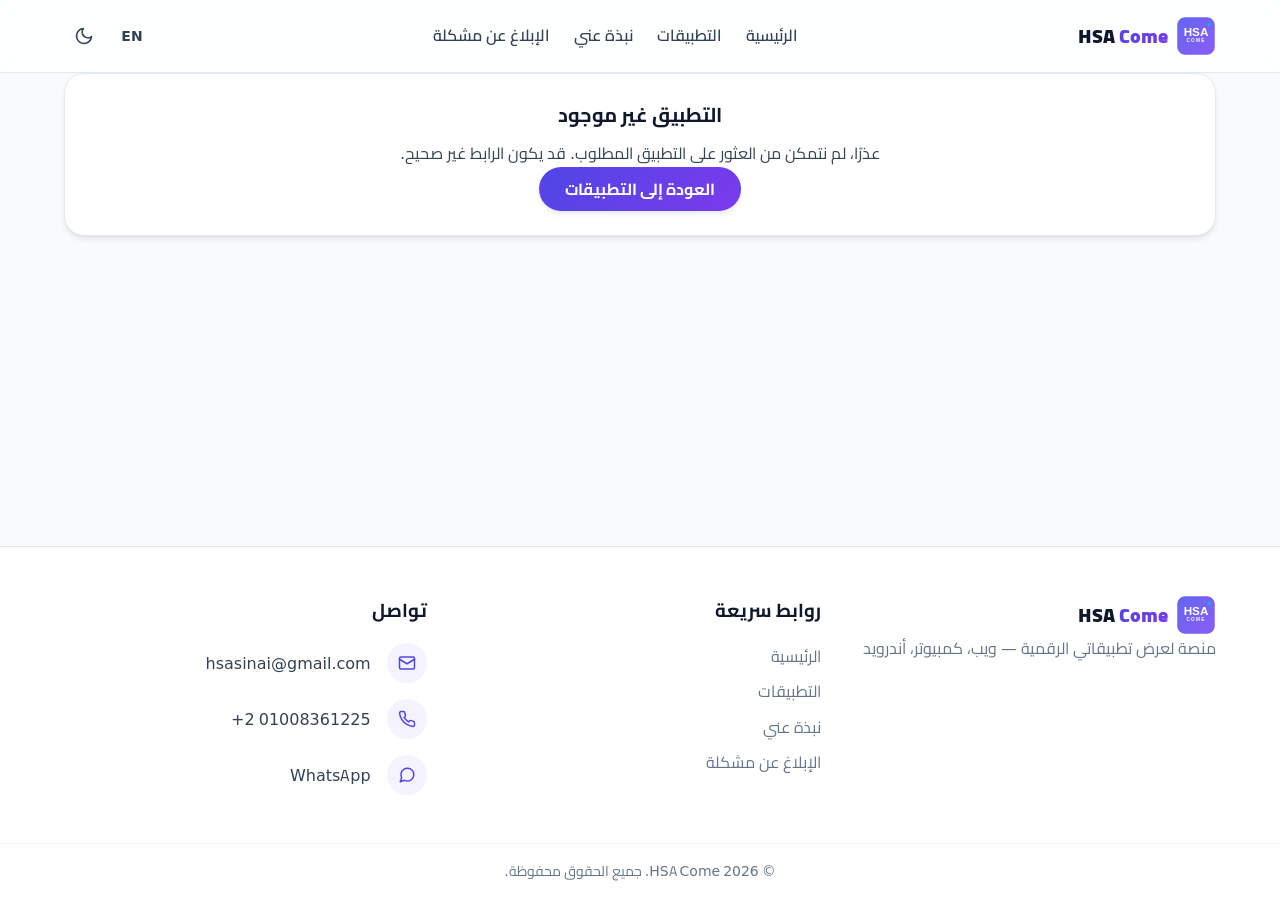
<file: HSA-Come/app-details.html>
<!DOCTYPE html>
<!-- صفحة تفاصيل التطبيق — HSA Come | App details page -->
<html lang="ar" dir="rtl" data-theme="light">
<head>
  <meta charset="UTF-8">
  <meta name="viewport" content="width=device-width, initial-scale=1.0">
  <title>تفاصيل التطبيق — HSA Come</title>
  <meta name="description" content="تفاصيل التطبيق الكاملة، المميزات، لقطات الشاشة، وروابط التحميل من HSA Come.">
  <meta name="keywords" content="HSA Come, تطبيقات, apps, ويب, أندرويد, كمبيوتر, web, android, desktop">
  <meta name="author" content="Eng. Hesham Soliman Aid">
  <meta name="theme-color" content="#F8FAFC">
  <meta property="og:type" content="website">
  <meta property="og:title" content="تفاصيل التطبيق — HSA Come">
  <meta property="og:description" content="تفاصيل التطبيق الكاملة، المميزات، لقطات الشاشة، وروابط التحميل من HSA Come.">
  <meta property="og:image" content="assets/images/hero-illustration.svg">
  <meta property="og:locale" content="ar_AR">
  <meta property="og:locale:alternate" content="en_US">
  <meta name="twitter:card" content="summary_large_image">
  <link rel="icon" type="image/svg+xml" href="assets/img/logo/favicon.svg">
  <link rel="manifest" href="manifest.json">
  <script>
    /* منع وميض السمة قبل أول رسم (zero theme flash) */
    (function(){try{var t=localStorage.getItem('hsa-theme');if(t!=='dark'&&t!=='light'){t=(window.matchMedia&&window.matchMedia('(prefers-color-scheme: dark)').matches)?'dark':'light';}document.documentElement.setAttribute('data-theme',t);}catch(e){document.documentElement.setAttribute('data-theme','light');}})();
  </script>
  <link rel="stylesheet" href="css/themes.css">
  <link rel="stylesheet" href="css/style.css">
  <link rel="stylesheet" href="css/responsive.css">
  <script src="js/translations.js" defer></script>
  <script src="js/theme.js" defer></script>
  <script src="js/language.js" defer></script>
  <script src="js/db.js" defer></script>
  <script src="js/apps-fallback.js" defer></script>
  <script src="js/apps-loader.js" defer></script>
  <script src="js/reactions.js" defer></script>
  <script src="js/report-form.js" defer></script>
  <script src="js/main.js" defer></script>
</head>
<body data-page="details">

    <!-- إشعار عند تعطيل JavaScript (shown only when JavaScript is disabled) -->
    <noscript>
      <style>.reveal{opacity:1 !important;transform:none !important}</style>
      <div class="noscript-notice" role="alert"><strong>يتطلب هذا الموقع تفعيل JavaScript لعرض المحتوى وتبديل اللغة والوضع. | This site requires JavaScript to display its content and to switch language and theme.</strong></div>
    </noscript>
  <!-- رابط تخطي التنقل (Skip link) -->
  <a href="#main-content" class="skip-link" data-i18n="skip.to.content"></a>

  <!-- الترويسة (Header) -->
  <header class="header" id="header">
    <div class="container navbar-container">
      <a href="index.html" class="nav-logo" aria-label="HSA Come">
        <img src="assets/img/logo/logo.svg" alt="HSA Come" class="logo-img" width="40" height="40">
        <span class="logo-text">HSA <span class="logo-accent">Come</span></span>
      </a>
      <nav class="nav-links" id="nav-links" aria-label="Main navigation" data-i18n-aria="nav.aria">
        <a href="index.html" class="nav-link" data-i18n="nav.home"></a>
        <a href="apps.html" class="nav-link" data-i18n="nav.apps"></a>
        <a href="about.html" class="nav-link" data-i18n="nav.about"></a>
        <a href="report-issue.html" class="nav-link" data-i18n="nav.report"></a>
      </nav>
      <div class="nav-actions">
        <button class="icon-btn lang-toggle" id="lang-toggle" type="button" data-i18n-aria="lang.toggle.aria" aria-label="تبديل اللغة">
          <span class="lang-label">EN</span>
        </button>
        <button class="icon-btn theme-toggle" id="theme-toggle" type="button" data-i18n-aria="theme.toggle.aria" aria-label="تبديل الوضع الليلي/النهاري">
          <svg class="icon-sun" viewBox="0 0 24 24" width="20" height="20" fill="none" stroke="currentColor" stroke-width="2" stroke-linecap="round" aria-hidden="true"><circle cx="12" cy="12" r="4"></circle><path d="M12 2v2M12 20v2M4.93 4.93l1.41 1.41M17.66 17.66l1.41 1.41M2 12h2M20 12h2M4.93 19.07l1.41-1.41M17.66 6.34l1.41-1.41"></path></svg>
          <svg class="icon-moon" viewBox="0 0 24 24" width="20" height="20" fill="none" stroke="currentColor" stroke-width="2" stroke-linecap="round" stroke-linejoin="round" aria-hidden="true"><path d="M21 12.79A9 9 0 1 1 11.21 3 7 7 0 0 0 21 12.79z"></path></svg>
        </button>
        <button class="icon-btn hamburger" id="hamburger" type="button" data-i18n-aria="menu.aria" aria-label="القائمة" aria-expanded="false" aria-controls="nav-links">
          <span></span><span></span><span></span>
        </button>
      </div>
    </div>
  </header>

  <!-- المحتوى الرئيسي (Main content) -->
  <main id="main-content" tabindex="-1">
    <div class="container">
      <!-- حالة التحميل (Loading state) -->
      <div id="app-loading" class="text-center">
        <div class="skeleton skeleton-card"></div>
        <p class="muted" data-i18n="common.loading"></p>
      </div>

      <!-- حالة عدم العثور على التطبيق (Not found state) -->
      <div id="app-notfound" class="card hidden">
        <div class="card-body text-center">
          <h1 class="card-title" data-i18n="details.notfound.title"></h1>
          <p class="card-text" data-i18n="details.notfound.message"></p>
          <a href="apps.html" class="btn btn-primary" data-i18n="details.back"></a>
        </div>
      </div>

      <!-- تفاصيل التطبيق (App details — filled by AppDetailsPage.render) -->
      <div id="app-details" class="hidden">
        <!-- بطاقة رأس التطبيق (App header card) -->
        <div class="card">
          <div class="card-body text-center">
            <div id="detail-icon" class="app-card-icon">
              <img alt="" width="120" height="120" loading="lazy">
            </div>
            <div>
              <h1 id="detail-name"></h1>
              <span id="detail-platform" class="badge"></span>
              <div class="app-card-meta">
                <span id="detail-size"></span>
                <span id="detail-version"></span>
                <span id="detail-downloads"></span>
                <span id="detail-rating"></span>
              </div>
              <div class="share-buttons">
                <a id="detail-download" class="btn btn-primary btn-lg" href="#" target="_blank" rel="noopener"></a>
                <a id="detail-report" class="btn btn-outline" href="#"></a>
              </div>
            </div>
          </div>
        </div>

        <!-- قسما الوصف والمميزات + لقطات الشاشة (About/features + screenshots) -->
        <div class="grid grid-2">
          <section class="card">
            <div class="card-body">
              <h2 class="card-title" data-i18n="details.about"></h2>
              <p id="detail-description" class="card-text"></p>
              <h2 class="card-title" data-i18n="details.features"></h2>
              <ul id="detail-features" class="footer-links"></ul>
            </div>
          </section>
          <section class="card">
            <div class="card-body">
              <h2 class="card-title" data-i18n="details.screenshots"></h2>
              <div id="app-gallery"></div>
            </div>
          </section>
        </div>

        <!-- شريط التفاعل: ردود الفعل والمشاركة (Interaction bar: reactions + share) -->
        <div class="card">
          <div class="card-body">
            <div id="reactions-container"></div>
            <div>
              <span class="form-label" data-i18n="details.share"></span>
              <div id="share-container"></div>
            </div>
          </div>
        </div>

        <!-- تطبيقات ذات صلة (Related apps) -->
        <div class="section-header">
          <h2 class="section-title" data-i18n="details.related"></h2>
        </div>
        <div class="grid grid-3" id="related-grid"></div>
      </div>
    </div>
  </main>

  <!-- التذييل (Footer) -->
  <footer class="footer">
    <div class="container footer-content">
      <div class="footer-section">
        <a href="index.html" class="nav-logo">
          <img src="assets/img/logo/logo.svg" alt="HSA Come" class="logo-img" width="36" height="36">
          <span class="logo-text">HSA <span class="logo-accent">Come</span></span>
        </a>
        <p class="footer-tagline" data-i18n="footer.tagline"></p>
      </div>
      <div class="footer-section">
        <h3 data-i18n="footer.quicklinks"></h3>
        <ul class="footer-links">
          <li><a href="index.html" data-i18n="nav.home"></a></li>
          <li><a href="apps.html" data-i18n="nav.apps"></a></li>
          <li><a href="about.html" data-i18n="nav.about"></a></li>
          <li><a href="report-issue.html" data-i18n="nav.report"></a></li>
        </ul>
      </div>
      <div class="footer-section">
        <h3 data-i18n="footer.contact"></h3>
        <ul class="contact-list">
          <li class="contact-item">
            <span class="contact-icon" aria-hidden="true"><svg viewBox="0 0 24 24" width="20" height="20" fill="none" stroke="currentColor" stroke-width="2" stroke-linecap="round" stroke-linejoin="round"><rect x="2" y="4" width="20" height="16" rx="2"></rect><path d="m22 7-10 6L2 7"></path></svg></span>
            <a href="mailto:hsasinai@gmail.com">hsasinai@gmail.com</a>
          </li>
          <li class="contact-item">
            <span class="contact-icon" aria-hidden="true"><svg viewBox="0 0 24 24" width="20" height="20" fill="none" stroke="currentColor" stroke-width="2" stroke-linecap="round" stroke-linejoin="round"><path d="M22 16.92v3a2 2 0 0 1-2.18 2 19.79 19.79 0 0 1-8.63-3.07 19.5 19.5 0 0 1-6-6 19.79 19.79 0 0 1-3.07-8.67A2 2 0 0 1 4.11 2h3a2 2 0 0 1 2 1.72 12.84 12.84 0 0 0 .7 2.81 2 2 0 0 1-.45 2.11L8.09 9.91a16 16 0 0 0 6 6l1.27-1.27a2 2 0 0 1 2.11-.45 12.84 12.84 0 0 0 2.81.7A2 2 0 0 1 22 16.92z"></path></svg></span>
            <a href="tel:+201008361225" dir="ltr">+2 01008361225</a>
          </li>
          <li class="contact-item">
            <span class="contact-icon" aria-hidden="true"><svg viewBox="0 0 24 24" width="20" height="20" fill="none" stroke="currentColor" stroke-width="2" stroke-linecap="round" stroke-linejoin="round"><path d="M21 11.5a8.38 8.38 0 0 1-.9 3.8 8.5 8.5 0 0 1-7.6 4.7 8.38 8.38 0 0 1-3.8-.9L3 21l1.9-5.7a8.38 8.38 0 0 1-.9-3.8 8.5 8.5 0 0 1 4.7-7.6 8.38 8.38 0 0 1 3.8-.9h.5a8.48 8.48 0 0 1 8 8v.5z"></path></svg></span>
            <a href="https://wa.me/201008361225" target="_blank" rel="noopener">WhatsApp</a>
          </li>
        </ul>
      </div>
    </div>
    <div class="footer-bottom">
      <div class="container">
        <p data-i18n="footer.rights"></p>
      </div>
    </div>
  </footer>

  <!-- زر العودة للأعلى (Back to top) -->
  <button class="back-to-top" id="back-to-top" type="button" data-i18n-aria="back.to.top.aria" aria-label="العودة للأعلى">
    <svg viewBox="0 0 24 24" width="20" height="20" fill="none" stroke="currentColor" stroke-width="2.5" stroke-linecap="round" stroke-linejoin="round" aria-hidden="true"><polyline points="18 15 12 9 6 15"></polyline></svg>
  </button>
</body>
</html>
</file>
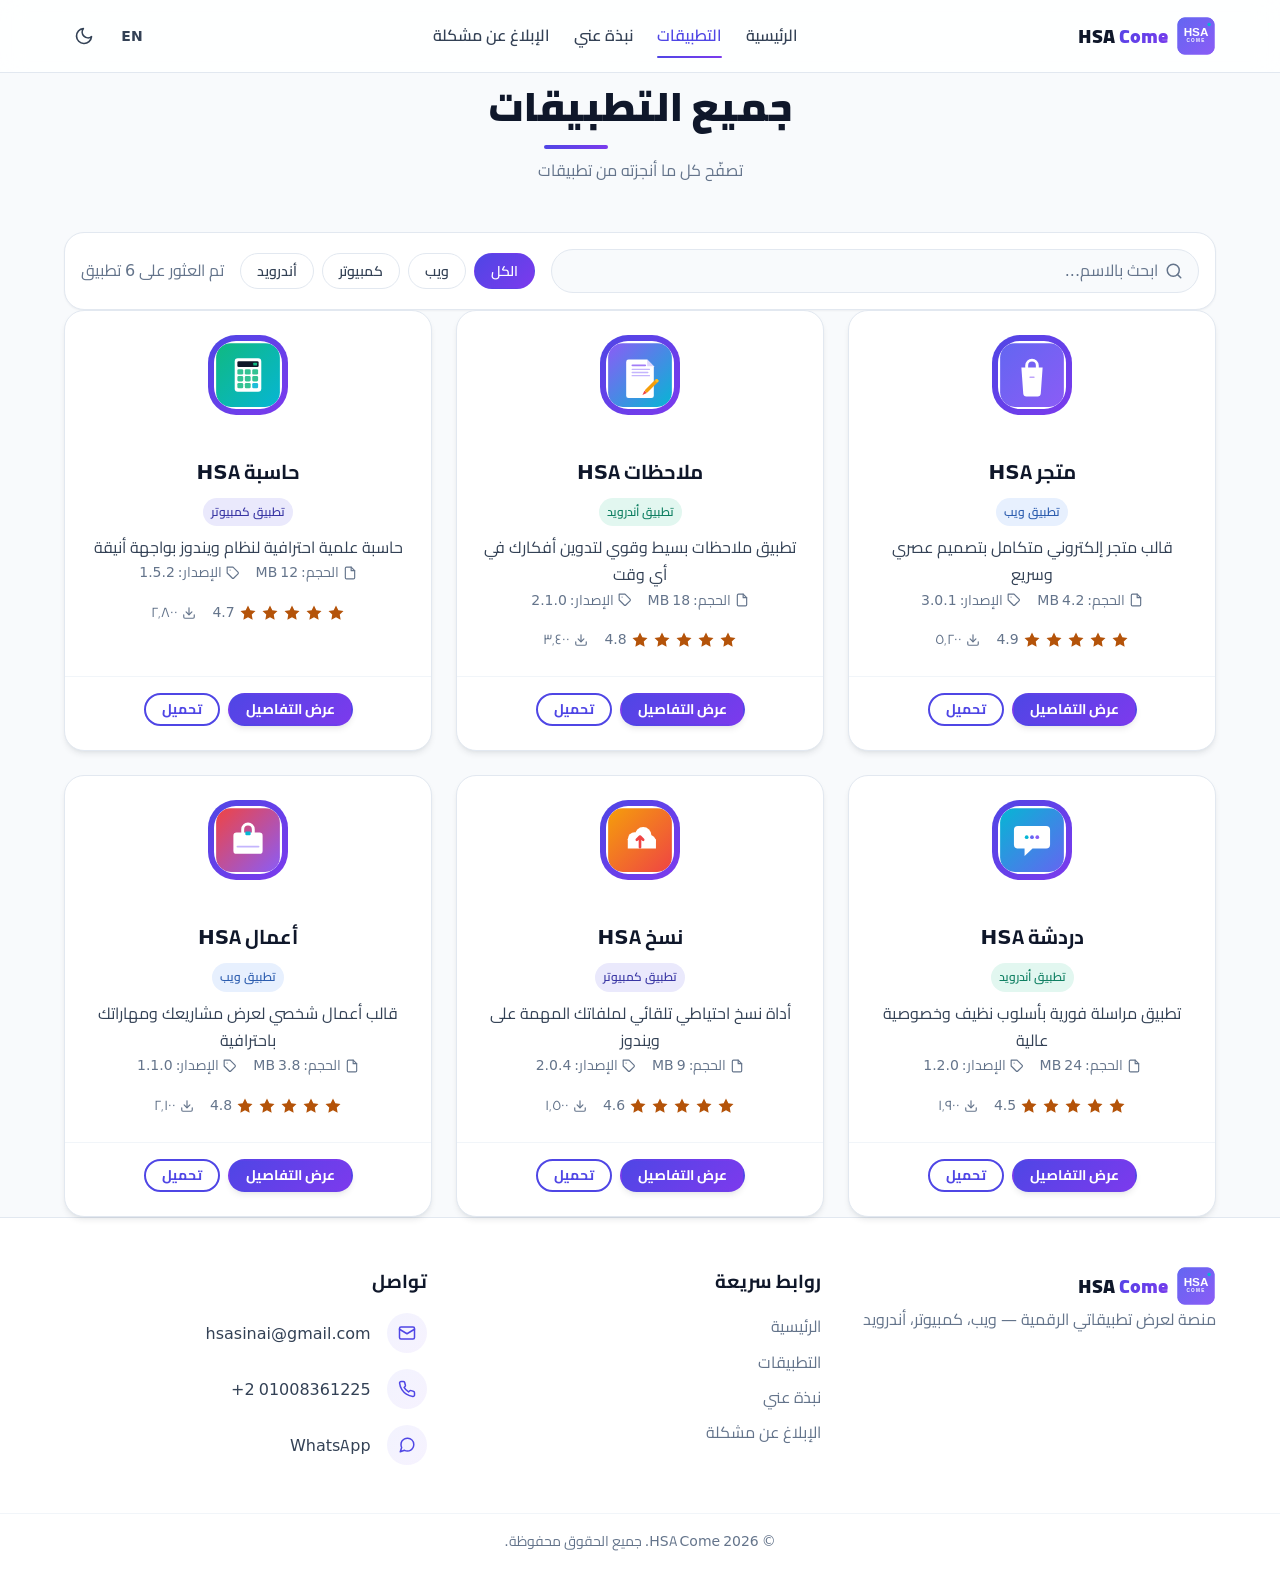
<file: HSA-Come/apps.html>
<!DOCTYPE html>
<!-- صفحة جميع التطبيقات — HSA Come | All Apps page -->
<html lang="ar" dir="rtl" data-theme="light">
<head>
  <meta charset="UTF-8">
  <meta name="viewport" content="width=device-width, initial-scale=1.0">
  <title>جميع التطبيقات — HSA Come</title>
  <meta name="description" content="تصفّح جميع تطبيقات HSA Come لأنظمة الويب والكمبيوتر والأندرويد — حمّل ما يعجبك بسهولة.">
  <meta name="keywords" content="HSA Come, تطبيقات, apps, ويب, أندرويد, كمبيوتر, web, android, desktop">
  <meta name="author" content="Eng. Hesham Soliman Aid">
  <meta name="theme-color" content="#F8FAFC">
  <meta property="og:type" content="website">
  <meta property="og:title" content="جميع التطبيقات — HSA Come">
  <meta property="og:description" content="تصفّح جميع تطبيقات HSA Come لأنظمة الويب والكمبيوتر والأندرويد — حمّل ما يعجبك بسهولة.">
  <meta property="og:image" content="assets/images/hero-illustration.svg">
  <meta property="og:locale" content="ar_AR">
  <meta property="og:locale:alternate" content="en_US">
  <meta name="twitter:card" content="summary_large_image">
  <link rel="icon" type="image/svg+xml" href="assets/img/logo/favicon.svg">
  <link rel="manifest" href="manifest.json">
  <script>
    /* منع وميض السمة قبل أول رسم (zero theme flash) */
    (function(){try{var t=localStorage.getItem('hsa-theme');if(t!=='dark'&&t!=='light'){t=(window.matchMedia&&window.matchMedia('(prefers-color-scheme: dark)').matches)?'dark':'light';}document.documentElement.setAttribute('data-theme',t);}catch(e){document.documentElement.setAttribute('data-theme','light');}})();
  </script>
  <link rel="stylesheet" href="css/themes.css">
  <link rel="stylesheet" href="css/style.css">
  <link rel="stylesheet" href="css/responsive.css">
  <!-- بيانات مهيكلة: قائمة التطبيقات الستة (Structured data: ItemList of the 6 apps) -->
  <script type="application/ld+json">
  {
    "@context": "https://schema.org",
    "@type": "ItemList",
    "itemListElement": [
      {
        "@type": "ListItem",
        "position": 1,
        "url": "app-details.html?id=hsa-store",
        "item": {
          "@type": "SoftwareApplication",
          "name": "HSA Store",
          "applicationCategory": "BusinessApplication",
          "operatingSystem": "Web",
          "offers": { "@type": "Offer", "price": "0", "priceCurrency": "USD" }
        }
      },
      {
        "@type": "ListItem",
        "position": 2,
        "url": "app-details.html?id=hsa-notes",
        "item": {
          "@type": "SoftwareApplication",
          "name": "HSA Notes",
          "applicationCategory": "ProductivityApplication",
          "operatingSystem": "Android",
          "offers": { "@type": "Offer", "price": "0", "priceCurrency": "USD" }
        }
      },
      {
        "@type": "ListItem",
        "position": 3,
        "url": "app-details.html?id=hsa-calculator",
        "item": {
          "@type": "SoftwareApplication",
          "name": "HSA Calculator",
          "applicationCategory": "ProductivityApplication",
          "operatingSystem": "Windows",
          "offers": { "@type": "Offer", "price": "0", "priceCurrency": "USD" }
        }
      },
      {
        "@type": "ListItem",
        "position": 4,
        "url": "app-details.html?id=hsa-chat",
        "item": {
          "@type": "SoftwareApplication",
          "name": "HSA Chat",
          "applicationCategory": "SocialNetworkingApplication",
          "operatingSystem": "Android",
          "offers": { "@type": "Offer", "price": "0", "priceCurrency": "USD" }
        }
      },
      {
        "@type": "ListItem",
        "position": 5,
        "url": "app-details.html?id=hsa-backup",
        "item": {
          "@type": "SoftwareApplication",
          "name": "HSA Backup",
          "applicationCategory": "UtilityApplication",
          "operatingSystem": "Windows",
          "offers": { "@type": "Offer", "price": "0", "priceCurrency": "USD" }
        }
      },
      {
        "@type": "ListItem",
        "position": 6,
        "url": "app-details.html?id=hsa-portfolio",
        "item": {
          "@type": "SoftwareApplication",
          "name": "HSA Portfolio",
          "applicationCategory": "BusinessApplication",
          "operatingSystem": "Web",
          "offers": { "@type": "Offer", "price": "0", "priceCurrency": "USD" }
        }
      }
    ]
  }
  </script>
  <script src="js/translations.js" defer></script>
  <script src="js/theme.js" defer></script>
  <script src="js/language.js" defer></script>
  <script src="js/db.js" defer></script>
  <script src="js/apps-fallback.js" defer></script>
  <script src="js/apps-loader.js" defer></script>
  <script src="js/reactions.js" defer></script>
  <script src="js/report-form.js" defer></script>
  <script src="js/main.js" defer></script>
</head>
<body data-page="apps">

    <!-- إشعار عند تعطيل JavaScript (shown only when JavaScript is disabled) -->
    <noscript>
      <style>.reveal{opacity:1 !important;transform:none !important}</style>
      <div class="noscript-notice" role="alert"><strong>يتطلب هذا الموقع تفعيل JavaScript لعرض المحتوى وتبديل اللغة والوضع. | This site requires JavaScript to display its content and to switch language and theme.</strong></div>
    </noscript>
  <!-- رابط تخطي التنقل (Skip link) -->
  <a href="#main-content" class="skip-link" data-i18n="skip.to.content"></a>

  <!-- الترويسة (Header) -->
  <header class="header" id="header">
    <div class="container navbar-container">
      <a href="index.html" class="nav-logo" aria-label="HSA Come">
        <img src="assets/img/logo/logo.svg" alt="HSA Come" class="logo-img" width="40" height="40">
        <span class="logo-text">HSA <span class="logo-accent">Come</span></span>
      </a>
      <nav class="nav-links" id="nav-links" aria-label="Main navigation" data-i18n-aria="nav.aria">
        <a href="index.html" class="nav-link" data-i18n="nav.home"></a>
        <a href="apps.html" class="nav-link" data-i18n="nav.apps"></a>
        <a href="about.html" class="nav-link" data-i18n="nav.about"></a>
        <a href="report-issue.html" class="nav-link" data-i18n="nav.report"></a>
      </nav>
      <div class="nav-actions">
        <button class="icon-btn lang-toggle" id="lang-toggle" type="button" data-i18n-aria="lang.toggle.aria" aria-label="تبديل اللغة">
          <span class="lang-label">EN</span>
        </button>
        <button class="icon-btn theme-toggle" id="theme-toggle" type="button" data-i18n-aria="theme.toggle.aria" aria-label="تبديل الوضع الليلي/النهاري">
          <svg class="icon-sun" viewBox="0 0 24 24" width="20" height="20" fill="none" stroke="currentColor" stroke-width="2" stroke-linecap="round" aria-hidden="true"><circle cx="12" cy="12" r="4"></circle><path d="M12 2v2M12 20v2M4.93 4.93l1.41 1.41M17.66 17.66l1.41 1.41M2 12h2M20 12h2M4.93 19.07l1.41-1.41M17.66 6.34l1.41-1.41"></path></svg>
          <svg class="icon-moon" viewBox="0 0 24 24" width="20" height="20" fill="none" stroke="currentColor" stroke-width="2" stroke-linecap="round" stroke-linejoin="round" aria-hidden="true"><path d="M21 12.79A9 9 0 1 1 11.21 3 7 7 0 0 0 21 12.79z"></path></svg>
        </button>
        <button class="icon-btn hamburger" id="hamburger" type="button" data-i18n-aria="menu.aria" aria-label="القائمة" aria-expanded="false" aria-controls="nav-links">
          <span></span><span></span><span></span>
        </button>
      </div>
    </div>
  </header>

  <!-- المحتوى الرئيسي (Main content) -->
  <main id="main-content" tabindex="-1">
    <div class="container">
      <!-- عنوان القسم (Section header) -->
      <div class="section-header reveal">
        <h1 class="section-title" data-i18n="apps.title"></h1>
        <p class="section-subtitle" data-i18n="apps.subtitle"></p>
      </div>

      <!-- شريط الفلترة والبحث (Filter bar) -->
      <div class="filter-bar reveal">
        <div class="search-box">
          <svg viewBox="0 0 24 24" width="18" height="18" fill="none" stroke="currentColor" stroke-width="2" stroke-linecap="round" stroke-linejoin="round" aria-hidden="true"><circle cx="11" cy="11" r="8"></circle><path d="m21 21-4.35-4.35"></path></svg>
          <input type="search" id="apps-search" class="form-control" data-i18n-placeholder="apps.search.placeholder" data-i18n-aria="apps.search.aria" aria-label="Search apps" autocomplete="off">
        </div>
        <div class="filter-tabs" id="filter-tabs">
          <button type="button" class="filter-tab" data-platform="all" data-i18n="apps.filter.all"></button>
          <button type="button" class="filter-tab" data-platform="web" data-i18n="apps.filter.web"></button>
          <button type="button" class="filter-tab" data-platform="desktop" data-i18n="apps.filter.desktop"></button>
          <button type="button" class="filter-tab" data-platform="android" data-i18n="apps.filter.android"></button>
        </div>
        <span class="muted" id="results-count" role="status" aria-live="polite"></span>
      </div>

      <!-- شبكة التطبيقات (Apps grid — cards injected by JS) -->
      <div class="grid grid-3" id="apps-grid"></div>

      <!-- حالة عدم وجود نتائج (Empty state) -->
      <div class="card hidden" id="apps-empty">
        <div class="card-body text-center">
          <h2 class="card-title" data-i18n="apps.empty.title"></h2>
          <p class="card-text" data-i18n="apps.empty.message"></p>
        </div>
      </div>
    </div>
  </main>

  <!-- التذييل (Footer) -->
  <footer class="footer">
    <div class="container footer-content">
      <div class="footer-section">
        <a href="index.html" class="nav-logo">
          <img src="assets/img/logo/logo.svg" alt="HSA Come" class="logo-img" width="36" height="36">
          <span class="logo-text">HSA <span class="logo-accent">Come</span></span>
        </a>
        <p class="footer-tagline" data-i18n="footer.tagline"></p>
      </div>
      <div class="footer-section">
        <h3 data-i18n="footer.quicklinks"></h3>
        <ul class="footer-links">
          <li><a href="index.html" data-i18n="nav.home"></a></li>
          <li><a href="apps.html" data-i18n="nav.apps"></a></li>
          <li><a href="about.html" data-i18n="nav.about"></a></li>
          <li><a href="report-issue.html" data-i18n="nav.report"></a></li>
        </ul>
      </div>
      <div class="footer-section">
        <h3 data-i18n="footer.contact"></h3>
        <ul class="contact-list">
          <li class="contact-item">
            <span class="contact-icon" aria-hidden="true"><svg viewBox="0 0 24 24" width="20" height="20" fill="none" stroke="currentColor" stroke-width="2" stroke-linecap="round" stroke-linejoin="round"><rect x="2" y="4" width="20" height="16" rx="2"></rect><path d="m22 7-10 6L2 7"></path></svg></span>
            <a href="mailto:hsasinai@gmail.com">hsasinai@gmail.com</a>
          </li>
          <li class="contact-item">
            <span class="contact-icon" aria-hidden="true"><svg viewBox="0 0 24 24" width="20" height="20" fill="none" stroke="currentColor" stroke-width="2" stroke-linecap="round" stroke-linejoin="round"><path d="M22 16.92v3a2 2 0 0 1-2.18 2 19.79 19.79 0 0 1-8.63-3.07 19.5 19.5 0 0 1-6-6 19.79 19.79 0 0 1-3.07-8.67A2 2 0 0 1 4.11 2h3a2 2 0 0 1 2 1.72 12.84 12.84 0 0 0 .7 2.81 2 2 0 0 1-.45 2.11L8.09 9.91a16 16 0 0 0 6 6l1.27-1.27a2 2 0 0 1 2.11-.45 12.84 12.84 0 0 0 2.81.7A2 2 0 0 1 22 16.92z"></path></svg></span>
            <a href="tel:+201008361225" dir="ltr">+2 01008361225</a>
          </li>
          <li class="contact-item">
            <span class="contact-icon" aria-hidden="true"><svg viewBox="0 0 24 24" width="20" height="20" fill="none" stroke="currentColor" stroke-width="2" stroke-linecap="round" stroke-linejoin="round"><path d="M21 11.5a8.38 8.38 0 0 1-.9 3.8 8.5 8.5 0 0 1-7.6 4.7 8.38 8.38 0 0 1-3.8-.9L3 21l1.9-5.7a8.38 8.38 0 0 1-.9-3.8 8.5 8.5 0 0 1 4.7-7.6 8.38 8.38 0 0 1 3.8-.9h.5a8.48 8.48 0 0 1 8 8v.5z"></path></svg></span>
            <a href="https://wa.me/201008361225" target="_blank" rel="noopener">WhatsApp</a>
          </li>
        </ul>
      </div>
    </div>
    <div class="footer-bottom">
      <div class="container">
        <p data-i18n="footer.rights"></p>
      </div>
    </div>
  </footer>

  <!-- زر العودة للأعلى (Back to top) -->
  <button class="back-to-top" id="back-to-top" type="button" data-i18n-aria="back.to.top.aria" aria-label="العودة للأعلى">
    <svg viewBox="0 0 24 24" width="20" height="20" fill="none" stroke="currentColor" stroke-width="2.5" stroke-linecap="round" stroke-linejoin="round" aria-hidden="true"><polyline points="18 15 12 9 6 15"></polyline></svg>
  </button>
</body>
</html>
</file>
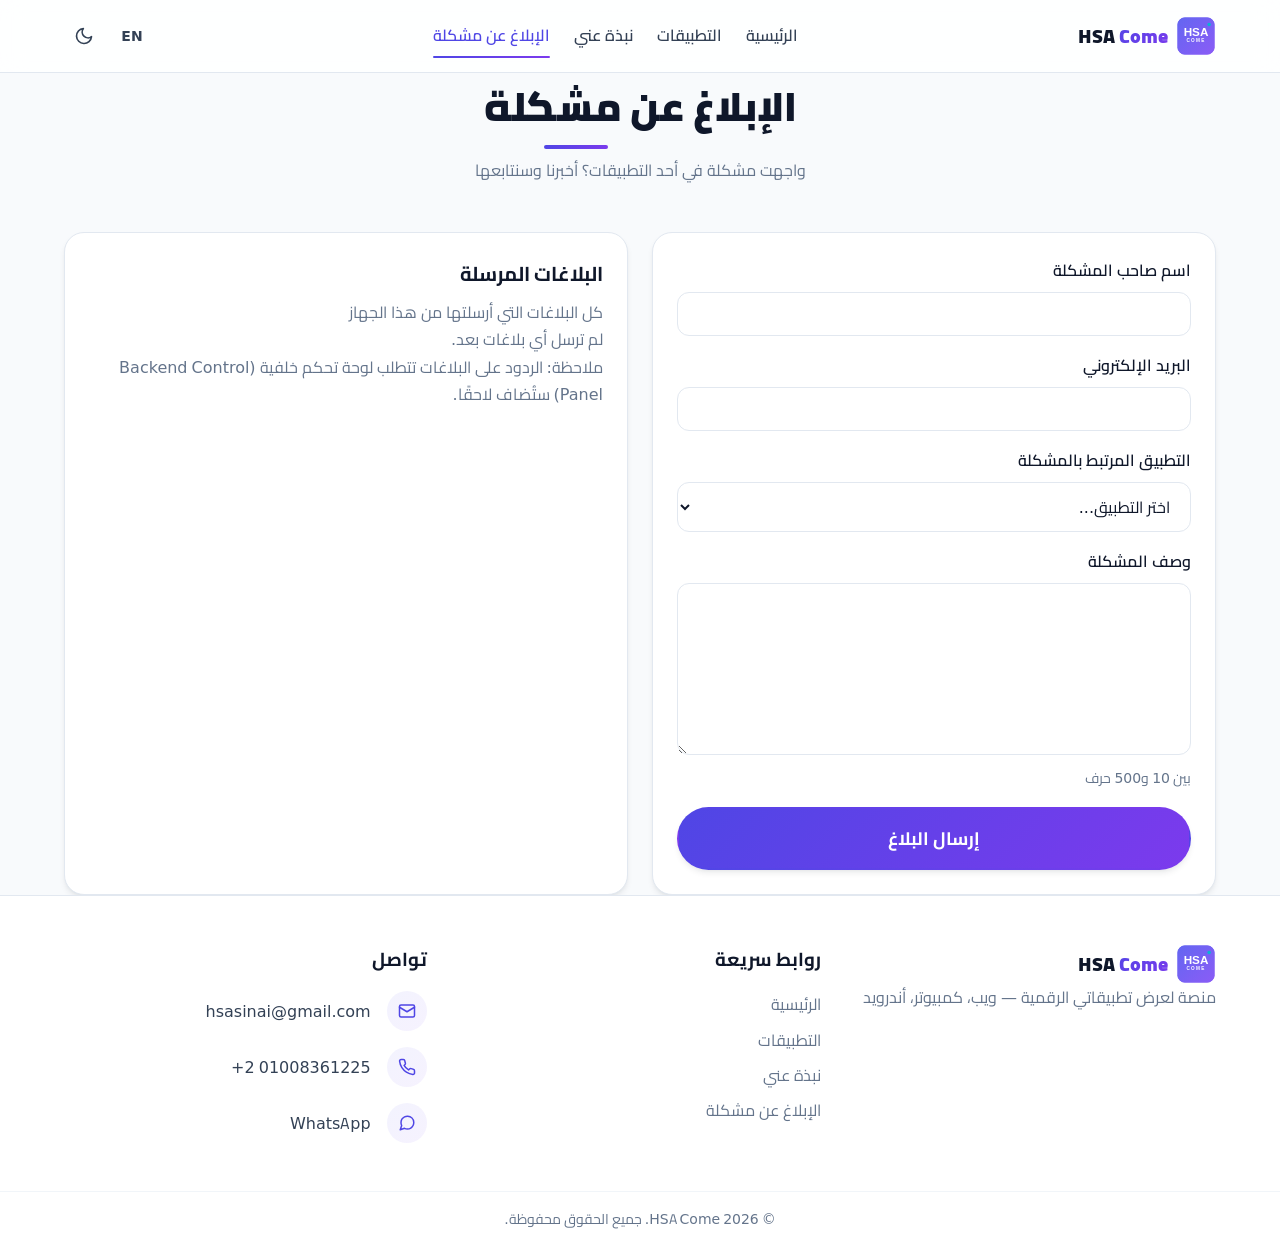
<file: HSA-Come/report-issue.html>
<!DOCTYPE html>
<!-- صفحة الإبلاغ عن مشكلة — HSA Come | Report an issue page -->
<html lang="ar" dir="rtl" data-theme="light">
<head>
  <meta charset="UTF-8">
  <meta name="viewport" content="width=device-width, initial-scale=1.0">
  <title>الإبلاغ عن مشكلة — HSA Come</title>
  <meta name="description" content="واجهت مشكلة في أحد تطبيقات HSA Come؟ أخبرنا وسنتابعها ونرد عليك عبر بريدك الإلكتروني.">
  <meta name="keywords" content="HSA Come, تطبيقات, apps, ويب, أندرويد, كمبيوتر, web, android, desktop">
  <meta name="author" content="Eng. Hesham Soliman Aid">
  <meta name="theme-color" content="#F8FAFC">
  <meta property="og:type" content="website">
  <meta property="og:title" content="الإبلاغ عن مشكلة — HSA Come">
  <meta property="og:description" content="واجهت مشكلة في أحد تطبيقات HSA Come؟ أخبرنا وسنتابعها ونرد عليك عبر بريدك الإلكتروني.">
  <meta property="og:image" content="assets/images/hero-illustration.svg">
  <meta property="og:locale" content="ar_AR">
  <meta property="og:locale:alternate" content="en_US">
  <meta name="twitter:card" content="summary_large_image">
  <link rel="icon" type="image/svg+xml" href="assets/img/logo/favicon.svg">
  <link rel="manifest" href="manifest.json">
  <script>
    /* منع وميض السمة قبل أول رسم (zero theme flash) */
    (function(){try{var t=localStorage.getItem('hsa-theme');if(t!=='dark'&&t!=='light'){t=(window.matchMedia&&window.matchMedia('(prefers-color-scheme: dark)').matches)?'dark':'light';}document.documentElement.setAttribute('data-theme',t);}catch(e){document.documentElement.setAttribute('data-theme','light');}})();
  </script>
  <link rel="stylesheet" href="css/themes.css">
  <link rel="stylesheet" href="css/style.css">
  <link rel="stylesheet" href="css/responsive.css">
  <!-- بيانات مهيكلة: صفحة تواصل (Structured data: ContactPage) -->
  <script type="application/ld+json">
  {
    "@context": "https://schema.org",
    "@type": "ContactPage",
    "name": "Report an Issue — HSA Come",
    "description": "Report an issue with any HSA Come app and get a reply via email.",
    "contactPoint": {
      "@type": "ContactPoint",
      "email": "hsasinai@gmail.com",
      "contactType": "customer support"
    }
  }
  </script>
  <script src="js/translations.js" defer></script>
  <script src="js/theme.js" defer></script>
  <script src="js/language.js" defer></script>
  <script src="js/db.js" defer></script>
  <script src="js/apps-fallback.js" defer></script>
  <script src="js/apps-loader.js" defer></script>
  <script src="js/reactions.js" defer></script>
  <script src="js/report-form.js" defer></script>
  <script src="js/main.js" defer></script>
</head>
<body data-page="report">

    <!-- إشعار عند تعطيل JavaScript (shown only when JavaScript is disabled) -->
    <noscript>
      <style>.reveal{opacity:1 !important;transform:none !important}</style>
      <div class="noscript-notice" role="alert"><strong>يتطلب هذا الموقع تفعيل JavaScript لعرض المحتوى وتبديل اللغة والوضع. | This site requires JavaScript to display its content and to switch language and theme.</strong></div>
    </noscript>
  <!-- رابط تخطي التنقل (Skip link) -->
  <a href="#main-content" class="skip-link" data-i18n="skip.to.content"></a>

  <!-- الترويسة (Header) -->
  <header class="header" id="header">
    <div class="container navbar-container">
      <a href="index.html" class="nav-logo" aria-label="HSA Come">
        <img src="assets/img/logo/logo.svg" alt="HSA Come" class="logo-img" width="40" height="40">
        <span class="logo-text">HSA <span class="logo-accent">Come</span></span>
      </a>
      <nav class="nav-links" id="nav-links" aria-label="Main navigation" data-i18n-aria="nav.aria">
        <a href="index.html" class="nav-link" data-i18n="nav.home"></a>
        <a href="apps.html" class="nav-link" data-i18n="nav.apps"></a>
        <a href="about.html" class="nav-link" data-i18n="nav.about"></a>
        <a href="report-issue.html" class="nav-link" data-i18n="nav.report"></a>
      </nav>
      <div class="nav-actions">
        <button class="icon-btn lang-toggle" id="lang-toggle" type="button" data-i18n-aria="lang.toggle.aria" aria-label="تبديل اللغة">
          <span class="lang-label">EN</span>
        </button>
        <button class="icon-btn theme-toggle" id="theme-toggle" type="button" data-i18n-aria="theme.toggle.aria" aria-label="تبديل الوضع الليلي/النهاري">
          <svg class="icon-sun" viewBox="0 0 24 24" width="20" height="20" fill="none" stroke="currentColor" stroke-width="2" stroke-linecap="round" aria-hidden="true"><circle cx="12" cy="12" r="4"></circle><path d="M12 2v2M12 20v2M4.93 4.93l1.41 1.41M17.66 17.66l1.41 1.41M2 12h2M20 12h2M4.93 19.07l1.41-1.41M17.66 6.34l1.41-1.41"></path></svg>
          <svg class="icon-moon" viewBox="0 0 24 24" width="20" height="20" fill="none" stroke="currentColor" stroke-width="2" stroke-linecap="round" stroke-linejoin="round" aria-hidden="true"><path d="M21 12.79A9 9 0 1 1 11.21 3 7 7 0 0 0 21 12.79z"></path></svg>
        </button>
        <button class="icon-btn hamburger" id="hamburger" type="button" data-i18n-aria="menu.aria" aria-label="القائمة" aria-expanded="false" aria-controls="nav-links">
          <span></span><span></span><span></span>
        </button>
      </div>
    </div>
  </header>

  <!-- المحتوى الرئيسي (Main content) -->
  <main id="main-content" tabindex="-1">
    <div class="container">
      <!-- عنوان القسم (Section header) -->
      <div class="section-header reveal">
        <h1 class="section-title" data-i18n="report.title"></h1>
        <p class="section-subtitle" data-i18n="report.subtitle"></p>
      </div>

      <div class="grid grid-2">
        <!-- بطاقة نموذج الإبلاغ (Report form card) -->
        <div class="card">
          <div class="card-body">
            <form id="report-form">
              <div class="form-group">
                <label class="form-label" for="issue-name" data-i18n="report.form.name"></label>
                <input class="form-control" type="text" id="issue-name" name="name" required minlength="2" autocomplete="name" aria-describedby="error-name">
                <p class="form-error" id="error-name" data-error-for="name" role="alert"></p>
              </div>
              <div class="form-group">
                <label class="form-label" for="issue-email" data-i18n="report.form.email"></label>
                <input class="form-control" type="email" id="issue-email" name="email" required autocomplete="email" aria-describedby="error-email">
                <p class="form-error" id="error-email" data-error-for="email" role="alert"></p>
              </div>
              <div class="form-group">
                <label class="form-label" for="issue-app" data-i18n="report.form.app"></label>
                <select class="form-control" id="issue-app" name="app" required aria-describedby="error-app">
                  <option value="" disabled selected>اختر التطبيق</option>
                </select>
                <p class="form-error" id="error-app" data-error-for="app" role="alert"></p>
              </div>
              <div class="form-group">
                <label class="form-label" for="issue-message" data-i18n="report.form.message"></label>
                <textarea class="form-control" id="issue-message" name="message" rows="6" required minlength="10" maxlength="500" aria-describedby="hint-message error-message"></textarea>
                <p class="form-hint" id="hint-message" data-i18n="report.form.message.hint"></p>
                <p class="form-error" id="error-message" data-error-for="message" role="alert"></p>
              </div>
              <button type="submit" class="btn btn-primary btn-lg btn-block" data-i18n="report.form.submit"></button>
              <div id="form-success" class="form-success" role="status">
                <strong data-i18n="report.success.title"></strong>
                <p data-i18n="report.success.message"></p>
              </div>
            </form>
          </div>
        </div>

        <!-- بطاقة البلاغات المرسلة (My submitted issues card) -->
        <aside class="card">
          <div class="card-body">
            <h2 class="card-title" data-i18n="report.myissues.title"></h2>
            <p class="muted" data-i18n="report.myissues.subtitle"></p>
            <div id="issues-list"></div>
            <p class="muted" data-i18n="report.note"></p>
          </div>
        </aside>
      </div>
    </div>
  </main>

  <!-- التذييل (Footer) -->
  <footer class="footer">
    <div class="container footer-content">
      <div class="footer-section">
        <a href="index.html" class="nav-logo">
          <img src="assets/img/logo/logo.svg" alt="HSA Come" class="logo-img" width="36" height="36">
          <span class="logo-text">HSA <span class="logo-accent">Come</span></span>
        </a>
        <p class="footer-tagline" data-i18n="footer.tagline"></p>
      </div>
      <div class="footer-section">
        <h3 data-i18n="footer.quicklinks"></h3>
        <ul class="footer-links">
          <li><a href="index.html" data-i18n="nav.home"></a></li>
          <li><a href="apps.html" data-i18n="nav.apps"></a></li>
          <li><a href="about.html" data-i18n="nav.about"></a></li>
          <li><a href="report-issue.html" data-i18n="nav.report"></a></li>
        </ul>
      </div>
      <div class="footer-section">
        <h3 data-i18n="footer.contact"></h3>
        <ul class="contact-list">
          <li class="contact-item">
            <span class="contact-icon" aria-hidden="true"><svg viewBox="0 0 24 24" width="20" height="20" fill="none" stroke="currentColor" stroke-width="2" stroke-linecap="round" stroke-linejoin="round"><rect x="2" y="4" width="20" height="16" rx="2"></rect><path d="m22 7-10 6L2 7"></path></svg></span>
            <a href="mailto:hsasinai@gmail.com">hsasinai@gmail.com</a>
          </li>
          <li class="contact-item">
            <span class="contact-icon" aria-hidden="true"><svg viewBox="0 0 24 24" width="20" height="20" fill="none" stroke="currentColor" stroke-width="2" stroke-linecap="round" stroke-linejoin="round"><path d="M22 16.92v3a2 2 0 0 1-2.18 2 19.79 19.79 0 0 1-8.63-3.07 19.5 19.5 0 0 1-6-6 19.79 19.79 0 0 1-3.07-8.67A2 2 0 0 1 4.11 2h3a2 2 0 0 1 2 1.72 12.84 12.84 0 0 0 .7 2.81 2 2 0 0 1-.45 2.11L8.09 9.91a16 16 0 0 0 6 6l1.27-1.27a2 2 0 0 1 2.11-.45 12.84 12.84 0 0 0 2.81.7A2 2 0 0 1 22 16.92z"></path></svg></span>
            <a href="tel:+201008361225" dir="ltr">+2 01008361225</a>
          </li>
          <li class="contact-item">
            <span class="contact-icon" aria-hidden="true"><svg viewBox="0 0 24 24" width="20" height="20" fill="none" stroke="currentColor" stroke-width="2" stroke-linecap="round" stroke-linejoin="round"><path d="M21 11.5a8.38 8.38 0 0 1-.9 3.8 8.5 8.5 0 0 1-7.6 4.7 8.38 8.38 0 0 1-3.8-.9L3 21l1.9-5.7a8.38 8.38 0 0 1-.9-3.8 8.5 8.5 0 0 1 4.7-7.6 8.38 8.38 0 0 1 3.8-.9h.5a8.48 8.48 0 0 1 8 8v.5z"></path></svg></span>
            <a href="https://wa.me/201008361225" target="_blank" rel="noopener">WhatsApp</a>
          </li>
        </ul>
      </div>
    </div>
    <div class="footer-bottom">
      <div class="container">
        <p data-i18n="footer.rights"></p>
      </div>
    </div>
  </footer>

  <!-- زر العودة للأعلى (Back to top) -->
  <button class="back-to-top" id="back-to-top" type="button" data-i18n-aria="back.to.top.aria" aria-label="العودة للأعلى">
    <svg viewBox="0 0 24 24" width="20" height="20" fill="none" stroke="currentColor" stroke-width="2.5" stroke-linecap="round" stroke-linejoin="round" aria-hidden="true"><polyline points="18 15 12 9 6 15"></polyline></svg>
  </button>
</body>
</html>
</file>
<file: HSA-Come/css/themes.css>
/* ============================================================
   HSA Come — سمات الموقع (Themes)
   الخطوط المحلية + المتغيرات الأساسية للسمة الفاتحة والداكنة
   ============================================================ */

/* ------------------------------------------------------------
   خط Cairo المحلي — ملفات الخط موجودة في assets/fonts/ بشكل منفصل
   (Self-hosted Cairo font — font files are placed in assets/fonts/ separately)
   ------------------------------------------------------------ */
@font-face {
  font-family: 'Cairo';
  font-style: normal;
  font-weight: 400;
  font-display: swap;
  src: url('../assets/fonts/Cairo-Regular.woff2') format('woff2'),
       url('../assets/fonts/Cairo-Regular.woff') format('woff');
}

@font-face {
  font-family: 'Cairo';
  font-style: normal;
  font-weight: 600;
  font-display: swap;
  src: url('../assets/fonts/Cairo-SemiBold.woff2') format('woff2'),
       url('../assets/fonts/Cairo-SemiBold.woff') format('woff');
}

@font-face {
  font-family: 'Cairo';
  font-style: normal;
  font-weight: 700;
  font-display: swap;
  src: url('../assets/fonts/Cairo-Bold.woff2') format('woff2'),
       url('../assets/fonts/Cairo-Bold.woff') format('woff');
}

@font-face {
  font-family: 'Cairo';
  font-style: normal;
  font-weight: 900;
  font-display: swap;
  src: url('../assets/fonts/Cairo-Black.woff2') format('woff2'),
       url('../assets/fonts/Cairo-Black.woff') format('woff');
}

/* ------------------------------------------------------------
   السمة الفاتحة (Light theme — default)
   ------------------------------------------------------------ */
:root {
  color-scheme: light;

  /* الخطوط (Typography) */
  /* LeelawUI is a fallback for when the Cairo woff2 files are not yet present; replace it by removing once Cairo files are added. */
  --font-family: 'Cairo', 'LeelawUI', 'Segoe UI', Tahoma, system-ui, sans-serif;

  /* ألوان الهوية (Brand colors) */
  --color-primary: #4F46E5;
  --color-primary-dark: #4338CA;
  --color-primary-light: #A5B4FC;
  --color-secondary: #7C3AED;
  --color-accent: #06B6D4;

  /* التدرجات اللونية (Gradients) */
  --gradient-primary: linear-gradient(135deg, #4F46E5, #7C3AED);
  --gradient-secondary: linear-gradient(135deg, #7C3AED, #0E7490);
  --gradient-hero: linear-gradient(135deg, #EEF2FF 0%, #F5F3FF 50%, #ECFEFF 100%);
  --gradient-card: linear-gradient(135deg, rgba(99,102,241,0.08), rgba(139,92,246,0.08));

  /* الخلفيات (Backgrounds) */
  --bg-primary: #F8FAFC;
  --bg-secondary: #FFFFFF;
  --bg-tertiary: #F1F5F9;
  --bg-card: #FFFFFF;

  /* ألوان النصوص (Text colors) */
  --text-primary: #0F172A;
  --text-secondary: #334155;
  --text-muted: #64748B;
  --text-inverse: #FFFFFF;

  /* الحدود والظلال (Borders & shadows) */
  --border-color: #E2E8F0;
  --border-light: #F1F5F9;
  --shadow-sm: 0 1px 2px rgba(15,23,42,0.05);
  --shadow-md: 0 4px 6px -1px rgba(15,23,42,0.08), 0 2px 4px -2px rgba(15,23,42,0.06);
  --shadow-lg: 0 10px 15px -3px rgba(15,23,42,0.1), 0 4px 6px -4px rgba(15,23,42,0.08);
  --shadow-glow: 0 0 20px rgba(99,102,241,0.35);

  /* ألوان الحالة (Status colors) */
  --color-success: #10B981;
  --color-danger: #EF4444;
  --color-warning: #F59E0B;
  --color-info: #3B82F6;

  /* الزوايا المستديرة (Radii) */
  --radius-sm: 8px;
  --radius-md: 12px;
  --radius-lg: 20px;
  --radius-xl: 28px;
  --radius-full: 9999px;

  /* المسافات (Spacing) */
  --spacing-xs: 4px;
  --spacing-sm: 8px;
  --spacing-md: 16px;
  --spacing-lg: 24px;
  --spacing-xl: 32px;
  --spacing-2xl: 48px;
  --spacing-3xl: 64px;

  /* الانتقالات (Transitions) */
  --transition-fast: 0.15s ease;
  --transition-normal: 0.3s ease;
  --transition-slow: 0.5s ease;

  /* أبعاد التخطيط (Layout dimensions) */
  --header-height: 72px;
  --container-width: 1200px;

  /* طبقات العرض (Z-index layers) */
  --z-header: 100;
  --z-modal: 1000;
  --z-toast: 1100;

  /* طبقة التعتيم للنوافذ العائمة (Overlay for lightbox/modals) */
  --color-overlay: rgb(2 6 23 / 0.9);
}

/* ------------------------------------------------------------
   السمة الداكنة (Dark theme)
   ألوان الهوية تصبح أفتح لتحقق تباين AA على الخلفيات الداكنة
   (Brand colors lighten to meet AA contrast on dark backgrounds)
   ------------------------------------------------------------ */
[data-theme="dark"] {
  color-scheme: dark;

  /* ألوان الهوية (Brand colors — 4.9:1+ على خلفية #1E293B) */
  --color-primary: #818CF8;
  --color-secondary: #A78BFA;

  /* التدرجات (Gradients — dark indigo tones) */
  --gradient-hero: linear-gradient(135deg, #0F172A 0%, #1E1B4B 50%, #082F49 100%);
  --gradient-card: linear-gradient(135deg, rgba(255,255,255,0.05), rgba(255,255,255,0.05));

  /* الخلفيات (Backgrounds) */
  --bg-primary: #0B1120;
  --bg-secondary: #0F172A;
  --bg-tertiary: #1E293B;
  --bg-card: #1E293B;

  /* ألوان النصوص (Text colors) */
  --text-primary: #F1F5F9;
  --text-secondary: #CBD5E1;
  --text-muted: #94A3B8;

  /* الحدود (Borders) */
  --border-color: #334155;
  --border-light: #1E293B;

  /* ظلال أغمق للوضع الداكن (Darker shadows for dark mode) */
  --shadow-sm: 0 1px 2px rgba(0,0,0,0.3);
  --shadow-md: 0 4px 6px -1px rgba(0,0,0,0.4), 0 2px 4px -2px rgba(0,0,0,0.3);
  --shadow-lg: 0 10px 15px -3px rgba(0,0,0,0.5), 0 4px 6px -4px rgba(0,0,0,0.4);
  --shadow-glow: 0 0 20px rgba(99,102,241,0.5);
}

/* ------------------------------------------------------------
   شريط التمرير (Scrollbar) — يتكيف مع السمة تلقائياً عبر المتغيرات
   (Adapts to both themes automatically via variables)
   ------------------------------------------------------------ */
::-webkit-scrollbar {
  width: 10px;
  height: 10px;
}

::-webkit-scrollbar-track {
  background: var(--bg-tertiary);
}

::-webkit-scrollbar-thumb {
  background: var(--text-muted);
  border-radius: var(--radius-full);
  border: 2px solid var(--bg-tertiary);
}

::-webkit-scrollbar-thumb:hover {
  background: var(--text-secondary);
}

/* تحديد النص (Text selection) */
::selection {
  background: var(--color-primary);
  color: var(--text-inverse);
}

/* تحديد النص في الوضع الداكن — خلفية ثابتة تحقق تباين AA مع النص الأبيض
   (Dark theme selection — fixed AA-passing background with white text) */
[data-theme="dark"] ::selection {
  background: #4F46E5;
  color: #FFFFFF;
}
</file>
<file: HSA-Come/css/style.css>
/* ============================================================
   HSA Come — أنماط المكونات (Components)
   جميع الألوان من متغيرات themes.css — خصائص منطقية لدعم RTL/LTR
   (All colors from CSS variables — logical properties for RTL/LTR)
   ============================================================ */

/* ------------------------------------------------------------
   إعادة التعيين والأساسيات (Reset & base)
   ------------------------------------------------------------ */
*,
*::before,
*::after {
  box-sizing: border-box;
  margin: 0;
  padding: 0;
}

html {
  scroll-behavior: smooth;
}

body {
  font-family: var(--font-family);
  background: var(--bg-primary);
  color: var(--text-primary);
  line-height: 1.7;
  min-height: 100vh;
  display: flex;
  flex-direction: column;
  -webkit-font-smoothing: antialiased;
  -moz-osx-font-smoothing: grayscale;
}

img {
  max-width: 100%;
  display: block;
}

button,
input,
textarea,
select {
  font-family: inherit;
}

:focus-visible {
  outline: 2px solid var(--color-primary);
  outline-offset: 2px;
}

/* ------------------------------------------------------------
   أدوات عامة (Utilities)
   ------------------------------------------------------------ */
.container {
  max-width: var(--container-width);
  margin-inline: auto;
  padding-inline: var(--spacing-lg);
}

.text-gradient {
  background: var(--gradient-primary);
  -webkit-background-clip: text;
  background-clip: text;
  color: transparent;
}

.muted {
  color: var(--text-muted);
}

.hidden {
  display: none !important;
}

.text-center {
  text-align: center;
}

/* رابط تخطي التنقل — يظهر عند التركيز فقط
   (Skip link — visible only on focus) */
.skip-link {
  position: absolute;
  top: -100%;
  inset-inline-start: var(--spacing-md);
  z-index: var(--z-modal);
  background: var(--gradient-primary);
  color: var(--text-inverse);
  padding: var(--spacing-sm) var(--spacing-md);
  border-radius: var(--radius-md);
  text-decoration: none;
  font-weight: 700;
  transition: top var(--transition-fast);
}

.skip-link:focus {
  top: var(--spacing-md);
}

/* ------------------------------------------------------------
   الترويسة (Header)
   ------------------------------------------------------------ */
.header {
  position: sticky;
  top: 0;
  z-index: var(--z-header);
  background: color-mix(in srgb, var(--bg-secondary) 85%, transparent);
  backdrop-filter: blur(12px);
  -webkit-backdrop-filter: blur(12px);
  border-bottom: 1px solid var(--border-color);
  transition: box-shadow var(--transition-normal), background var(--transition-normal);
}

.header.scrolled {
  box-shadow: var(--shadow-md);
}

.navbar-container {
  display: flex;
  align-items: center;
  justify-content: space-between;
  height: var(--header-height);
  gap: var(--spacing-md);
}

.nav-logo {
  display: flex;
  align-items: center;
  gap: var(--spacing-sm);
  text-decoration: none;
  flex-shrink: 0;
}

.logo-img {
  width: 40px;
  height: 40px;
  border-radius: var(--radius-md);
  object-fit: cover;
}

.logo-text {
  font-size: 1.25rem;
  font-weight: 900;
  color: var(--text-primary);
}

.logo-accent {
  background: var(--gradient-primary);
  -webkit-background-clip: text;
  background-clip: text;
  color: transparent;
}

/* روابط التنقل — سلوك القائمة الجانبية في الجوال داخل responsive.css
   (Nav links — off-canvas mobile behavior lives in responsive.css) */
.nav-links {
  display: flex;
  align-items: center;
  gap: var(--spacing-lg);
  list-style: none;
}

.nav-link {
  position: relative;
  color: var(--text-secondary);
  text-decoration: none;
  font-weight: 600;
  padding-block: var(--spacing-xs);
  transition: color var(--transition-fast);
}

.nav-link:hover {
  color: var(--color-primary);
}

/* خط سفلي متحرك بتدرج لوني عند التمرير (Animated gradient underline on hover) */
.nav-link::after {
  content: '';
  position: absolute;
  bottom: -4px;
  inset-inline-start: 0;
  width: 100%;
  height: 2px;
  background: var(--gradient-primary);
  border-radius: var(--radius-full);
  transform: scaleX(0);
  transform-origin: left center;
  transition: transform var(--transition-normal);
}

[dir="rtl"] .nav-link::after {
  transform-origin: right center;
}

.nav-link:hover::after,
.nav-link.active::after {
  transform: scaleX(1);
}

.nav-link.active {
  color: var(--color-primary);
}

.nav-actions {
  display: flex;
  align-items: center;
  gap: var(--spacing-sm);
}

.icon-btn {
  width: 40px;
  height: 40px;
  display: inline-flex;
  align-items: center;
  justify-content: center;
  border-radius: var(--radius-md);
  border: none;
  background: transparent;
  color: var(--text-secondary);
  cursor: pointer;
  transition: background var(--transition-fast), color var(--transition-fast);
}

.icon-btn:hover {
  background: var(--bg-tertiary);
  color: var(--text-primary);
}

.icon-btn svg {
  width: 20px;
  height: 20px;
}

/* زر تبديل اللغة (Language toggle) */
.lang-toggle {
  display: inline-flex;
  align-items: center;
  gap: var(--spacing-xs);
  background: transparent;
  border: none;
  border-radius: var(--radius-md);
  padding: var(--spacing-xs) var(--spacing-sm);
  color: var(--text-secondary);
  cursor: pointer;
  transition: background var(--transition-fast), color var(--transition-fast);
}

.lang-toggle:hover {
  background: var(--bg-tertiary);
  color: var(--text-primary);
}

.lang-label {
  font-weight: 700;
  font-size: 0.875rem;
}

/* زر السمة — يعرض الشمس في الوضع الداكن والقمر في الفاتح
   (Theme toggle — sun icon in dark mode, moon in light mode) */
.theme-toggle .icon-sun {
  display: none;
}

[data-theme="dark"] .theme-toggle .icon-sun {
  display: inline-flex;
}

[data-theme="dark"] .theme-toggle .icon-moon {
  display: none;
}

/* زر القائمة hamburger — 3 أشرطة تتحول إلى X (3 spans animated to X) */
.hamburger {
  display: none;
  flex-direction: column;
  justify-content: center;
  align-items: center;
  gap: 5px;
  width: 40px;
  height: 40px;
  background: transparent;
  border: none;
  border-radius: var(--radius-md);
  cursor: pointer;
  padding: 0;
}

.hamburger span {
  display: block;
  width: 18px;
  height: 2px;
  background: var(--text-primary);
  border-radius: var(--radius-full);
  transition: transform var(--transition-normal), opacity var(--transition-normal);
}

.hamburger.open span:nth-child(1) {
  transform: translateY(7px) rotate(45deg);
}

.hamburger.open span:nth-child(2) {
  opacity: 0;
}

.hamburger.open span:nth-child(3) {
  transform: translateY(-7px) rotate(-45deg);
}

/* ------------------------------------------------------------
   الأزرار (Buttons)
   ------------------------------------------------------------ */
.btn {
  display: inline-flex;
  align-items: center;
  justify-content: center;
  gap: var(--spacing-sm);
  padding: var(--spacing-sm) var(--spacing-lg);
  border-radius: var(--radius-full);
  font-weight: 700;
  font-size: 1rem;
  line-height: 1.5;
  text-decoration: none;
  border: 2px solid transparent;
  cursor: pointer;
  transition: transform var(--transition-normal), box-shadow var(--transition-normal),
    background var(--transition-normal), color var(--transition-normal),
    border-color var(--transition-normal);
}

.btn-primary {
  background: var(--gradient-primary);
  color: var(--text-inverse);
  box-shadow: var(--shadow-md);
}

.btn-primary:hover {
  transform: translateY(-2px);
  box-shadow: var(--shadow-glow);
}

.btn-secondary {
  background: var(--gradient-secondary);
  color: var(--text-inverse);
  box-shadow: var(--shadow-md);
}

.btn-secondary:hover {
  transform: translateY(-2px);
  box-shadow: var(--shadow-glow);
}

.btn-outline {
  background: transparent;
  border-color: var(--color-primary);
  color: var(--color-primary);
}

.btn-outline:hover {
  background: var(--gradient-primary);
  border-color: transparent;
  color: var(--text-inverse);
}

.btn-lg {
  padding: var(--spacing-md) var(--spacing-xl);
  font-size: 1.125rem;
}

.btn-sm {
  padding: var(--spacing-xs) var(--spacing-md);
  font-size: 0.875rem;
}

.btn-block {
  display: flex;
  width: 100%;
}

.btn:disabled {
  opacity: 0.6;
  cursor: not-allowed;
  transform: none;
  box-shadow: none;
}

/* ------------------------------------------------------------
   قسم البطل (Hero)
   ------------------------------------------------------------ */
.hero {
  min-height: calc(100vh - var(--header-height));
  background: var(--gradient-hero);
  display: flex;
  align-items: center;
  justify-content: center;
  position: relative;
  overflow: hidden;
  padding-block: var(--spacing-2xl);
}

/* كرات متدرجة زخرفية ضبابية (Decorative blurred gradient blobs) */
.hero::before,
.hero::after {
  content: '';
  position: absolute;
  width: 400px;
  height: 400px;
  border-radius: var(--radius-full);
  filter: blur(80px);
  opacity: 0.5;
  z-index: 0;
  pointer-events: none;
}

.hero::before {
  background: var(--gradient-primary);
  top: -100px;
  inset-inline-start: -100px;
  animation: float 8s ease-in-out infinite;
}

.hero::after {
  background: var(--gradient-secondary);
  bottom: -100px;
  inset-inline-end: -100px;
  animation: float 10s ease-in-out infinite reverse;
}

.hero-content {
  text-align: center;
  max-width: 800px;
  position: relative;
  z-index: 1;
  padding-inline: var(--spacing-lg);
}

.hero-badge {
  display: inline-flex;
  align-items: center;
  gap: var(--spacing-sm);
  padding: var(--spacing-xs) var(--spacing-md);
  border-radius: var(--radius-full);
  font-size: 0.875rem;
  font-weight: 600;
  color: var(--color-primary);
  border: 1px solid transparent;
  background: linear-gradient(var(--bg-card), var(--bg-card)) padding-box,
    var(--gradient-primary) border-box;
}

.hero-title {
  font-size: clamp(2rem, 5vw, 3.5rem);
  font-weight: 900;
  line-height: 1.3;
  color: var(--text-primary);
  margin-block: var(--spacing-md);
}

.hero-title span {
  background: var(--gradient-primary);
  -webkit-background-clip: text;
  background-clip: text;
  color: transparent;
}

.hero-subtitle {
  color: var(--text-secondary);
  font-size: 1.125rem;
  max-width: 640px;
  margin-inline: auto;
  margin-block: var(--spacing-md) var(--spacing-xl);
}

.hero-cta {
  display: flex;
  gap: var(--spacing-md);
  flex-wrap: wrap;
  justify-content: center;
}

.hero-stats {
  display: flex;
  gap: var(--spacing-2xl);
  justify-content: center;
  flex-wrap: wrap;
  margin-block-start: var(--spacing-2xl);
}

.hero-stat {
  text-align: center;
}

.hero-stat-number {
  font-size: 2rem;
  font-weight: 900;
  background: var(--gradient-primary);
  -webkit-background-clip: text;
  background-clip: text;
  color: transparent;
}

.hero-stat-label {
  color: var(--text-muted);
  font-size: 0.875rem;
}

/* ------------------------------------------------------------
   الأقسام (Sections)
   ------------------------------------------------------------ */
.section {
  padding-block: var(--spacing-3xl);
}

.section-header {
  text-align: center;
  margin-block-end: var(--spacing-2xl);
}

.section-title {
  position: relative;
  display: inline-block;
  font-size: clamp(1.75rem, 4vw, 2.5rem);
  font-weight: 900;
  color: var(--text-primary);
}

/* خط سفلي متدرج كزخرفة تحت العنوان (Gradient underline accent) */
.section-title::after {
  content: '';
  position: absolute;
  bottom: -8px;
  inset-inline-start: 50%;
  width: 64px;
  height: 4px;
  transform: translateX(-50%);
  background: var(--gradient-primary);
  border-radius: var(--radius-full);
}

.section-subtitle {
  color: var(--text-muted);
  max-width: 600px;
  margin-inline: auto;
  margin-block-start: var(--spacing-md);
}

/* ------------------------------------------------------------
   الشبكات (Grids)
   ------------------------------------------------------------ */
.grid {
  display: grid;
  gap: var(--spacing-lg);
}

.grid-2 {
  grid-template-columns: repeat(2, minmax(0, 1fr));
}

.grid-3 {
  grid-template-columns: repeat(3, minmax(0, 1fr));
}

.grid-4 {
  grid-template-columns: repeat(4, minmax(0, 1fr));
}

/* ------------------------------------------------------------
   إشعار تعطيل JavaScript (No-JS notice banner)
   ------------------------------------------------------------ */
.noscript-notice {
  background: var(--color-primary-dark);
  color: var(--text-inverse);
  padding: var(--spacing-md);
  margin: var(--spacing-md) auto;
  max-width: var(--container-width);
  text-align: center;
  border-radius: var(--radius-md);
}

/* ------------------------------------------------------------
   البطاقات (Cards)
   ------------------------------------------------------------ */
.card {
  background: var(--bg-card);
  border: 1px solid var(--border-color);
  border-radius: var(--radius-lg);
  box-shadow: var(--shadow-md);
  overflow: hidden;
  transition: transform var(--transition-normal), box-shadow var(--transition-normal),
    border-color var(--transition-normal);
}

.card:hover {
  transform: translateY(-4px);
  box-shadow: var(--shadow-lg);
  border-color: var(--color-primary);
}

.card-icon {
  width: 64px;
  height: 64px;
  border-radius: var(--radius-md);
  background: var(--gradient-card);
  display: flex;
  align-items: center;
  justify-content: center;
  color: var(--color-primary);
}

.card-icon svg {
  width: 32px;
  height: 32px;
}

.card-body {
  padding: var(--spacing-lg);
}

.card-title {
  font-size: 1.25rem;
  font-weight: 700;
  color: var(--text-primary);
  margin-block-end: var(--spacing-sm);
}

.card-text {
  color: var(--text-secondary);
}

.card-footer {
  padding: var(--spacing-md) var(--spacing-lg);
  border-top: 1px solid var(--border-light);
}

/* ------------------------------------------------------------
   بطاقات التطبيقات (App cards)
   ------------------------------------------------------------ */
.app-card {
  display: flex;
  flex-direction: column;
  text-align: center;
}

.app-card-icon {
  width: 80px;
  height: 80px;
  border-radius: var(--radius-xl);
  background: var(--gradient-primary);
  padding: 6px;
  margin: var(--spacing-lg) auto var(--spacing-md);
}

.app-card-icon img {
  width: 100%;
  height: 100%;
  border-radius: calc(var(--radius-xl) - 6px);
  object-fit: cover;
  background: var(--bg-card);
}

.app-card-title {
  font-size: 1.25rem;
  font-weight: 700;
  color: var(--text-primary);
  margin-block-end: var(--spacing-sm);
}

.app-card-platform {
  margin-block-end: var(--spacing-sm);
}

.app-card-meta {
  display: flex;
  justify-content: center;
  flex-wrap: wrap;
  gap: var(--spacing-md);
  color: var(--text-muted);
  font-size: 0.875rem;
  padding: 0 var(--spacing-lg);
}

.app-card-meta span {
  display: inline-flex;
  align-items: center;
  gap: var(--spacing-xs);
}

.app-card-meta svg {
  width: 14px;
  height: 14px;
}

.app-card-actions {
  display: flex;
  gap: var(--spacing-sm);
  justify-content: center;
  margin-top: auto;
  padding: var(--spacing-md) var(--spacing-lg) var(--spacing-lg);
}

/* ------------------------------------------------------------
   الشارات (Badges)
   ------------------------------------------------------------ */
.badge {
  display: inline-flex;
  align-items: center;
  padding: var(--spacing-xs) var(--spacing-sm);
  border-radius: var(--radius-full);
  font-size: 0.75rem;
  font-weight: 600;
}

.badge-web {
  background: color-mix(in srgb, var(--color-info) 12%, var(--bg-card));
  color: color-mix(in srgb, var(--color-info) 65%, var(--text-primary));
}

.badge-desktop {
  background: color-mix(in srgb, var(--color-primary) 12%, var(--bg-card));
  color: color-mix(in srgb, var(--color-primary) 65%, var(--text-primary));
}

.badge-android {
  background: color-mix(in srgb, var(--color-success) 12%, var(--bg-card));
  color: color-mix(in srgb, var(--color-success) 65%, var(--text-primary));
}

.badge-status-review {
  background: color-mix(in srgb, var(--color-warning) 14%, var(--bg-card));
  color: color-mix(in srgb, var(--color-warning) 60%, var(--text-primary));
}

.badge-status-replied {
  background: color-mix(in srgb, var(--color-success) 12%, var(--bg-card));
  color: color-mix(in srgb, var(--color-success) 65%, var(--text-primary));
}

/* ------------------------------------------------------------
   بطاقات التصنيفات (Category cards)
   ------------------------------------------------------------ */
.category-card {
  display: flex;
  flex-direction: column;
  align-items: center;
  text-align: center;
  padding: var(--spacing-xl);
  text-decoration: none;
  border: 2px solid var(--border-color);
}

.category-card:hover {
  border-color: transparent;
  background: linear-gradient(var(--bg-card), var(--bg-card)) padding-box,
    var(--gradient-primary) border-box;
}

.category-icon {
  width: 80px;
  height: 80px;
  border-radius: var(--radius-full);
  background: var(--gradient-primary);
  display: flex;
  align-items: center;
  justify-content: center;
  color: var(--text-inverse);
  margin-block-end: var(--spacing-md);
}

.category-icon svg {
  width: 36px;
  height: 36px;
}

.category-title {
  font-size: 1.125rem;
  font-weight: 700;
  color: var(--text-primary);
  margin-block-end: var(--spacing-xs);
}

.category-count {
  color: var(--text-muted);
  font-size: 0.875rem;
}

/* تسمية عرض الكل داخل بطاقة التصنيف (View-all label in category card) */
.category-view {
  color: var(--color-primary);
  font-size: 0.875rem;
  font-weight: 600;
  margin-block-start: var(--spacing-sm);
}

/* ------------------------------------------------------------
   شريط الفلترة (Filter bar)
   ------------------------------------------------------------ */
.filter-bar {
  display: flex;
  flex-wrap: wrap;
  gap: var(--spacing-md);
  align-items: center;
  background: var(--bg-card);
  border: 1px solid var(--border-color);
  border-radius: var(--radius-lg);
  padding: var(--spacing-md);
  box-shadow: var(--shadow-sm);
}

.search-box {
  position: relative;
  flex: 1;
  min-width: 200px;
}

.search-box svg {
  position: absolute;
  inset-inline-start: var(--spacing-md);
  top: 50%;
  transform: translateY(-50%);
  width: 18px;
  height: 18px;
  color: var(--text-muted);
  pointer-events: none;
}

.search-box input {
  width: 100%;
  padding: var(--spacing-sm) var(--spacing-md);
  padding-inline-start: calc(var(--spacing-md) + 24px);
  border-radius: var(--radius-full);
  border: 1px solid var(--border-color);
  background: var(--bg-primary);
  color: var(--text-primary);
  transition: border-color var(--transition-fast), box-shadow var(--transition-fast);
}

.search-box input:focus {
  outline: none;
  border-color: var(--color-primary);
  box-shadow: 0 0 0 3px color-mix(in srgb, var(--color-primary) 25%, transparent);
}

.search-box input::placeholder {
  color: var(--text-muted);
}

.filter-tabs {
  display: flex;
  gap: var(--spacing-sm);
  flex-wrap: wrap;
}

.filter-tab {
  padding: var(--spacing-xs) var(--spacing-md);
  border-radius: var(--radius-full);
  border: 1px solid var(--border-color);
  background: transparent;
  color: var(--text-secondary);
  font-weight: 600;
  font-size: 0.875rem;
  cursor: pointer;
  transition: background var(--transition-fast), color var(--transition-fast),
    border-color var(--transition-fast);
}

.filter-tab:hover {
  border-color: var(--color-primary);
  color: var(--color-primary);
}

.filter-tab.active {
  background: var(--gradient-primary);
  color: var(--text-inverse);
  border-color: transparent;
}

/* ------------------------------------------------------------
   الهيكل العظمي (Skeleton loading)
   ------------------------------------------------------------ */
.skeleton {
  display: block;
  border-radius: var(--radius-sm);
  background: linear-gradient(90deg, var(--bg-tertiary) 25%,
    color-mix(in srgb, var(--bg-secondary) 55%, var(--bg-tertiary)) 50%,
    var(--bg-tertiary) 75%);
  background-size: 200% 100%;
  animation: shimmer 1.5s linear infinite;
}

.skeleton-card {
  height: 220px;
  border-radius: var(--radius-lg);
}

/* ------------------------------------------------------------
   المعرض (Gallery)
   ------------------------------------------------------------ */
.gallery {
  display: grid;
  grid-template-columns: repeat(3, minmax(0, 1fr));
  gap: var(--spacing-lg);
}

.gallery-item {
  border-radius: var(--radius-lg);
  overflow: hidden;
  cursor: zoom-in;
  position: relative;
  aspect-ratio: 4 / 3;
  background: var(--bg-tertiary);
}

.gallery-item img {
  width: 100%;
  height: 100%;
  object-fit: cover;
  transition: transform var(--transition-slow);
}

.gallery-item:hover img {
  transform: scale(1.05);
}

/* ------------------------------------------------------------
   العارض الضوئي (Lightbox)
   ------------------------------------------------------------ */
.lightbox {
  position: fixed;
  inset: 0;
  background: var(--color-overlay);
  z-index: var(--z-modal);
  display: none;
}

.lightbox.open {
  display: flex;
  align-items: center;
  justify-content: center;
}

.lightbox-content {
  max-width: 90vw;
  max-height: 90vh;
  border-radius: var(--radius-lg);
  object-fit: contain;
  box-shadow: var(--shadow-lg);
}

.lightbox-close {
  position: absolute;
  top: var(--spacing-lg);
  inset-inline-end: var(--spacing-lg);
  background: color-mix(in srgb, var(--text-inverse) 15%, transparent);
  color: var(--text-inverse);
}

.lightbox-close:hover {
  background: color-mix(in srgb, var(--text-inverse) 30%, transparent);
  color: var(--text-inverse);
}

.lightbox-prev,
.lightbox-next {
  position: absolute;
  top: 50%;
  transform: translateY(-50%);
  background: color-mix(in srgb, var(--text-inverse) 15%, transparent);
  color: var(--text-inverse);
}

.lightbox-prev:hover,
.lightbox-next:hover {
  background: color-mix(in srgb, var(--text-inverse) 30%, transparent);
  color: var(--text-inverse);
}

.lightbox-prev {
  inset-inline-start: var(--spacing-lg);
}

.lightbox-next {
  inset-inline-end: var(--spacing-lg);
}

/* ------------------------------------------------------------
   ردود الفعل (Reactions)
   ------------------------------------------------------------ */
.reactions {
  display: flex;
  gap: var(--spacing-md);
}

.reaction-btn {
  display: inline-flex;
  align-items: center;
  gap: var(--spacing-sm);
  padding: var(--spacing-sm) var(--spacing-md);
  border-radius: var(--radius-full);
  border: 1px solid var(--border-color);
  background: var(--bg-card);
  color: var(--text-secondary);
  font-weight: 600;
  cursor: pointer;
  transition: transform var(--transition-fast), box-shadow var(--transition-fast),
    background var(--transition-fast), border-color var(--transition-fast),
    color var(--transition-fast);
}

.reaction-btn:hover {
  transform: translateY(-2px);
  box-shadow: var(--shadow-md);
}

.reaction-btn.active-like {
  background: color-mix(in srgb, var(--color-success) 12%, var(--bg-card));
  border-color: var(--color-success);
  color: color-mix(in srgb, var(--color-success) 65%, var(--text-primary));
}

.reaction-btn.active-dislike {
  background: color-mix(in srgb, var(--color-danger) 12%, var(--bg-card));
  border-color: var(--color-danger);
  color: color-mix(in srgb, var(--color-danger) 65%, var(--text-primary));
}

.reaction-count {
  font-variant-numeric: tabular-nums;
}

/* ------------------------------------------------------------
   النجوم (Stars)
   ------------------------------------------------------------ */
.stars {
  display: flex;
  gap: var(--spacing-xs);
}

.star {
  color: var(--border-color);
}

.star.star-filled {
  /* كهرماني داكن يحقق تباين AA على البطاقة الفاتحة
     (Dark amber — AA on light card background) */
  color: #B45309;
}

[data-theme="dark"] .star.star-filled {
  color: var(--color-warning);
}

.star svg {
  width: 18px;
  height: 18px;
  fill: currentColor;
}

/* ------------------------------------------------------------
   المشاركة (Share buttons)
   ------------------------------------------------------------ */
.share-buttons {
  display: flex;
  gap: var(--spacing-sm);
}

.share-btn {
  width: 40px;
  height: 40px;
  border-radius: var(--radius-full);
  display: inline-flex;
  align-items: center;
  justify-content: center;
  border: 1px solid var(--border-color);
  background: var(--bg-card);
  color: var(--text-secondary);
  text-decoration: none;
  transition: background var(--transition-fast), color var(--transition-fast),
    border-color var(--transition-fast), transform var(--transition-fast),
    box-shadow var(--transition-fast);
}

.share-btn:hover {
  background: var(--gradient-primary);
  color: var(--text-inverse);
  border-color: transparent;
  transform: translateY(-2px);
  box-shadow: var(--shadow-glow);
}

.share-btn svg {
  width: 18px;
  height: 18px;
}

/* ------------------------------------------------------------
   النماذج (Forms)
   ------------------------------------------------------------ */
.form-group {
  margin-bottom: var(--spacing-md);
}

.form-label {
  display: block;
  font-weight: 600;
  margin-bottom: var(--spacing-sm);
  color: var(--text-primary);
}

.form-control {
  width: 100%;
  padding: var(--spacing-sm) var(--spacing-md);
  border-radius: var(--radius-md);
  border: 1px solid var(--border-color);
  background: var(--bg-card);
  color: var(--text-primary);
  font-size: 1rem;
  line-height: 1.6;
  transition: border-color var(--transition-fast), box-shadow var(--transition-fast);
}

.form-control:focus {
  outline: none;
  border-color: var(--color-primary);
  box-shadow: 0 0 0 3px color-mix(in srgb, var(--color-primary) 25%, transparent);
}

.form-control::placeholder {
  color: var(--text-muted);
}

textarea.form-control {
  min-height: 140px;
  resize: vertical;
}

.form-control.invalid {
  border-color: var(--color-danger);
}

.form-error {
  /* أحمر داكن يحقق تباين AA على خلفية البطاقة الفاتحة
     (Dark red — AA on light card background) */
  color: #B91C1C;
  font-size: 0.875rem;
  margin-top: var(--spacing-xs);
  display: none;
}

.form-error.show {
  display: block;
}

[data-theme="dark"] .form-error {
  /* أحمر فاتح يحقق تباين AA على خلفية البطاقة الداكنة
     (Light red — AA on dark card background) */
  color: #F87171;
}

.form-hint {
  color: var(--text-muted);
  font-size: 0.875rem;
  margin-top: var(--spacing-xs);
}

.form-success {
  background: color-mix(in srgb, var(--color-success) 10%, var(--bg-card));
  border: 1px solid color-mix(in srgb, var(--color-success) 40%, transparent);
  color: color-mix(in srgb, var(--color-success) 65%, var(--text-primary));
  border-radius: var(--radius-md);
  padding: var(--spacing-md);
  margin-bottom: var(--spacing-md);
  display: none;
}

.form-success.show {
  display: block;
}

/* ------------------------------------------------------------
   بطاقة الملف الشخصي (Profile card — about)
   ------------------------------------------------------------ */
.profile-card {
  text-align: center;
  padding: var(--spacing-xl);
}

/* حلقة متدرجة حول الصورة عبر خدعة الحشوة (Gradient ring via padding trick) */
.profile-avatar {
  width: 160px;
  height: 160px;
  border-radius: var(--radius-full);
  padding: 4px;
  background: var(--gradient-primary);
  margin-inline: auto;
  margin-block-end: var(--spacing-md);
}

.profile-avatar img {
  width: 100%;
  height: 100%;
  border-radius: var(--radius-full);
  object-fit: cover;
}

.profile-name {
  font-size: 1.5rem;
  font-weight: 900;
  color: var(--text-primary);
}

.profile-role {
  display: inline-block;
  padding: var(--spacing-xs) var(--spacing-md);
  border-radius: var(--radius-full);
  font-weight: 700;
  margin-block: var(--spacing-sm);
  border: 1px solid color-mix(in srgb, var(--color-primary) 30%, transparent);
  background: var(--gradient-primary);
  -webkit-background-clip: text;
  background-clip: text;
  color: transparent;
}

.profile-bio {
  color: var(--text-secondary);
  max-width: 500px;
  margin-inline: auto;
}

.profile-stats {
  display: flex;
  justify-content: center;
  flex-wrap: wrap;
  gap: var(--spacing-xl);
  margin-block: var(--spacing-lg);
}

.contact-list {
  list-style: none;
  display: flex;
  flex-direction: column;
  gap: var(--spacing-md);
}

.contact-item {
  display: flex;
  align-items: center;
  gap: var(--spacing-md);
}

.contact-icon {
  width: 40px;
  height: 40px;
  border-radius: var(--radius-full);
  background: var(--gradient-card);
  display: flex;
  align-items: center;
  justify-content: center;
  color: var(--color-primary);
  flex-shrink: 0;
}

.contact-icon svg {
  width: 18px;
  height: 18px;
}

.contact-item a {
  color: var(--text-secondary);
  text-decoration: none;
  transition: color var(--transition-fast);
}

.contact-item a:hover {
  color: var(--color-primary);
}

.skills-list {
  display: flex;
  flex-wrap: wrap;
  gap: var(--spacing-sm);
}

.skill-tag {
  padding: var(--spacing-xs) var(--spacing-md);
  border-radius: var(--radius-full);
  background: var(--bg-tertiary);
  color: var(--text-secondary);
  font-size: 0.875rem;
  font-weight: 600;
}

/* ------------------------------------------------------------
   قائمة المشكلات (Issues list)
   ------------------------------------------------------------ */
.issue-item {
  padding: var(--spacing-lg);
}

.issue-header {
  display: flex;
  justify-content: space-between;
  align-items: center;
  flex-wrap: wrap;
  gap: var(--spacing-md);
  margin-bottom: var(--spacing-sm);
}

.issue-app {
  font-weight: 700;
  color: var(--text-primary);
}

.issue-date {
  color: var(--text-muted);
  font-size: 0.875rem;
}

.issue-message {
  color: var(--text-secondary);
}

.issue-reply {
  background: var(--bg-tertiary);
  border-radius: var(--radius-md);
  padding: var(--spacing-md);
  border-inline-start: 4px solid var(--color-primary);
  margin-top: var(--spacing-md);
  color: var(--text-secondary);
}

/* ------------------------------------------------------------
   التذييل (Footer)
   ------------------------------------------------------------ */
.footer {
  background: var(--bg-secondary);
  border-top: 1px solid var(--border-color);
  margin-top: auto;
}

.footer-content {
  display: grid;
  grid-template-columns: repeat(3, minmax(0, 1fr));
  gap: var(--spacing-xl);
  padding-block: var(--spacing-2xl);
}

.footer-section h3 {
  font-weight: 700;
  color: var(--text-primary);
  margin-bottom: var(--spacing-md);
}

.footer-links {
  list-style: none;
  display: flex;
  flex-direction: column;
  gap: var(--spacing-sm);
}

.footer-links a {
  color: var(--text-muted);
  text-decoration: none;
  transition: color var(--transition-fast);
}

.footer-links a:hover {
  color: var(--color-primary);
}

.footer-tagline {
  color: var(--text-muted);
}

.footer-bottom {
  border-top: 1px solid var(--border-light);
  text-align: center;
  color: var(--text-muted);
  font-size: 0.875rem;
  padding-block: var(--spacing-md);
}

/* ------------------------------------------------------------
   العودة للأعلى (Back to top)
   ------------------------------------------------------------ */
.back-to-top {
  position: fixed;
  bottom: var(--spacing-lg);
  inset-inline-end: var(--spacing-lg);
  width: 48px;
  height: 48px;
  border-radius: var(--radius-full);
  background: var(--gradient-primary);
  color: var(--text-inverse);
  border: none;
  cursor: pointer;
  display: flex;
  align-items: center;
  justify-content: center;
  box-shadow: var(--shadow-lg);
  opacity: 0;
  visibility: hidden;
  transform: translateY(10px);
  transition: opacity var(--transition-normal), transform var(--transition-normal),
    visibility var(--transition-normal), box-shadow var(--transition-normal);
  z-index: var(--z-header);
}

.back-to-top.visible {
  opacity: 1;
  visibility: visible;
  transform: translateY(0);
}

.back-to-top:hover {
  transform: translateY(-2px);
  box-shadow: var(--shadow-glow);
}

.back-to-top svg {
  width: 20px;
  height: 20px;
}

/* ------------------------------------------------------------
   التنبيهات المنبثقة (Toasts)
   ------------------------------------------------------------ */
.toast-container {
  position: fixed;
  bottom: var(--spacing-lg);
  inset-inline: 0;
  display: flex;
  flex-direction: column;
  align-items: center;
  gap: var(--spacing-sm);
  z-index: var(--z-toast);
  pointer-events: none;
}

.toast {
  pointer-events: auto;
  background: var(--bg-card);
  border: 1px solid var(--border-color);
  border-inline-start: 4px solid var(--color-info);
  border-radius: var(--radius-md);
  box-shadow: var(--shadow-lg);
  padding: var(--spacing-md) var(--spacing-lg);
  color: var(--text-primary);
  min-width: 250px;
  max-width: 400px;
  animation: toast-slide-in var(--transition-normal);
}

.toast-success {
  border-inline-start-color: var(--color-success);
}

.toast-error {
  border-inline-start-color: var(--color-danger);
}

.toast-info {
  border-inline-start-color: var(--color-info);
}

.toast.hide {
  animation: toast-fade-out var(--transition-normal) forwards;
}

/* ------------------------------------------------------------
   الظهور عند التمرير (Scroll reveal)
   ------------------------------------------------------------ */
.reveal {
  opacity: 0;
  transform: translateY(30px);
  transition: opacity var(--transition-slow), transform var(--transition-slow);
}

.reveal.visible {
  opacity: 1;
  transform: translateY(0);
}

/* ------------------------------------------------------------
   حركات المفتاح (Keyframes)
   ------------------------------------------------------------ */
@keyframes shimmer {
  0% {
    background-position: 200% 0;
  }
  100% {
    background-position: -200% 0;
  }
}

@keyframes toast-slide-in {
  from {
    opacity: 0;
    transform: translateY(20px);
  }
  to {
    opacity: 1;
    transform: translateY(0);
  }
}

@keyframes toast-fade-out {
  from {
    opacity: 1;
    transform: translateY(0);
  }
  to {
    opacity: 0;
    transform: translateY(10px);
  }
}

@keyframes float {
  0%,
  100% {
    transform: translateY(0);
  }
  50% {
    transform: translateY(-20px);
  }
}
</file>
<file: HSA-Come/css/responsive.css>
/* ============================================================
   HSA Come — التصميم المتجاوب (Responsive)
   نقاط التوقف: 1024px / 768px / 480px + تقليل الحركة
   (Breakpoints: 1024px / 768px / 480px + reduced motion)
   ============================================================ */

/* ------------------------------------------------------------
   الشاشات المتوسطة — حتى 1024px (Medium screens — up to 1024px)
   ------------------------------------------------------------ */
@media (max-width: 1024px) {
  /* شبكة 4 أعمدة تصبح عمودين (Grid-4 becomes 2 columns) */
  .grid-4 {
    grid-template-columns: repeat(2, minmax(0, 1fr));
  }

  /* إحصائات البطل تلتف (Hero stats wrap) */
  .hero-stats {
    flex-wrap: wrap;
    gap: var(--spacing-lg);
  }

  /* التذييل يصبح عمودين (Footer becomes 2 columns) */
  .footer-content {
    grid-template-columns: repeat(2, minmax(0, 1fr));
  }
}

/* ------------------------------------------------------------
   الشاشات الصغيرة — حتى 768px (Small screens — up to 768px)
   ------------------------------------------------------------ */
@media (max-width: 768px) {
  /* إظهار زر القائمة (Show hamburger) */
  .hamburger {
    display: flex;
  }

  /* روابط التنقل تصبح لوحة جانبية خارج الشاشة
     (Nav links become an off-canvas panel) */
  .nav-links {
    position: fixed;
    top: var(--header-height);
    inset-inline-end: 0;
    width: min(300px, 80vw);
    height: calc(100vh - var(--header-height));
    background: var(--bg-card);
    box-shadow: var(--shadow-lg);
    flex-direction: column;
    align-items: stretch;
    gap: var(--spacing-sm);
    padding: var(--spacing-lg);
    overflow-y: auto;
    /* مخفي عن الشاشة وعن قارئات الشاشة حتى يُفتح
       (Hidden from display and assistive tech until opened) */
    visibility: hidden;
    /* ينزلق للخارج حسب اتجاه النص: يمين لـ LTR ويسار لـ RTL
       (Slides out per text direction: right for LTR, left for RTL) */
    transform: translateX(100%);
    transition: transform var(--transition-normal);
  }

  [dir="rtl"] .nav-links {
    transform: translateX(-100%);
  }

  .nav-links.open {
    visibility: visible;
    transform: translateX(0);
  }

  .nav-link {
    padding: var(--spacing-sm) var(--spacing-md);
    border-radius: var(--radius-md);
  }

  .nav-link::after {
    display: none;
  }

  /* عنوان البطل يصبح أصغر (Hero title smaller) */
  .hero-title {
    font-size: clamp(1.75rem, 8vw, 2.5rem);
  }

  .hero-subtitle {
    font-size: 1rem;
  }

  /* الشبكات تصبح عموداً واحداً (Grids become 1 column) */
  .grid-4,
  .grid-3,
  .grid-2 {
    grid-template-columns: 1fr;
  }

  .gallery {
    grid-template-columns: 1fr;
  }

  /* شريط الفلترة يصبح عمودياً (Filter bar becomes column) */
  .filter-bar {
    flex-direction: column;
    align-items: stretch;
  }

  .search-box {
    min-width: 100%;
  }

  .filter-tabs {
    justify-content: flex-start;
  }

  /* التذييل يصبح عموداً واحداً (Footer becomes 1 column) */
  .footer-content {
    grid-template-columns: 1fr;
    gap: var(--spacing-lg);
  }

  /* أزرار تنقل العارض الضوئي تصبح أصغر (Lightbox nav buttons smaller) */
  .lightbox-prev,
  .lightbox-next {
    width: 36px;
    height: 36px;
  }

  .issue-header {
    flex-direction: column;
    align-items: flex-start;
  }
}

/* ------------------------------------------------------------
   الشاشات الصغيرة جداً — حتى 480px (Extra small screens — up to 480px)
   ------------------------------------------------------------ */
@media (max-width: 480px) {
  /* حشوة الحاوية تصغر (Container padding smaller) */
  .container {
    padding-inline: var(--spacing-sm);
  }

  /* أزرار البطل تصبح عمودية وممتدة (Hero CTA becomes column stretch) */
  .hero-cta {
    flex-direction: column;
    align-items: stretch;
  }

  .hero-cta .btn {
    width: 100%;
  }

  .hero-stats {
    gap: var(--spacing-md);
  }

  .hero-stat-number {
    font-size: 1.5rem;
  }

  /* بيانات بطاقة التطبيق تلتف (App card meta wraps) */
  .app-card-meta {
    flex-direction: column;
    align-items: center;
    gap: var(--spacing-xs);
  }

  .app-card-actions {
    flex-direction: column;
  }

  /* تقليل حشو الأقسام (Reduce section padding) */
  .section {
    padding-block: var(--spacing-xl);
  }

  .section-header {
    margin-block-end: var(--spacing-xl);
  }

  /* زر العودة للأعلى يصبح أصغر (Back to top smaller) */
  .back-to-top {
    width: 40px;
    height: 40px;
    bottom: var(--spacing-sm);
    inset-inline-end: var(--spacing-sm);
  }

  .profile-avatar {
    width: 120px;
    height: 120px;
  }

  .reactions {
    flex-direction: column;
  }

  .toast {
    min-width: 0;
    width: calc(100% - var(--spacing-lg));
  }
}

/* ------------------------------------------------------------
   تقليل الحركة — احترام تفضيلات المستخدم
   (Reduced motion — respect user preferences)
   ------------------------------------------------------------ */
@media (prefers-reduced-motion: reduce) {
  *,
  *::before,
  *::after {
    animation-duration: 0.01ms !important;
    animation-iteration-count: 1 !important;
    transition-duration: 0.01ms !important;
  }

  html {
    scroll-behavior: auto;
  }

  .reveal {
    opacity: 1;
    transform: none;
  }

  .hero::before,
  .hero::after {
    animation: none;
  }
}
</file>
<file: HSA-Notes/css/variables.css>
:root {
  color-scheme: light;
  --font-family: "Cairo", "Segoe UI", Tahoma, sans-serif;
  --font-light: 300;
  --font-regular: 400;
  --font-medium: 500;
  --font-semibold: 600;
  --font-bold: 700;
  --font-extrabold: 800;
  --color-primary: #102235;
  --color-on-accent: #102235;
  --color-primary-strong: #0b1929;
  --color-primary-soft: #1b3449;
  --color-secondary: #617487;
  --color-accent: #8ed8bb;
  --color-accent-strong: #55bd98;
  --color-accent-deep: #237b65;
  --color-accent-soft: #e4f5ee;
  --color-accent-mist: #f2faf6;
  --color-gold: #d7b77c;
  --color-gold-strong: #b78d4e;
  --color-gold-soft: #fbf3e2;
  --color-danger: #c56565;
  --color-danger-strong: #a5484d;
  --color-danger-soft: #fbeceb;
  --color-warning: #c58d42;
  --color-warning-soft: #fff5e5;
  --color-info: #5a9fc0;
  --color-info-soft: #e9f5fa;
  --color-background: #f4f7f7;
  --color-background-elevated: #eef3f2;
  --color-surface: #ffffff;
  --color-surface-raised: #ffffff;
  --color-surface-muted: #f7f9f9;
  --color-surface-glass: rgba(255, 255, 255, 0.72);
  --color-surface-glass-strong: rgba(255, 255, 255, 0.88);
  --color-sidebar: #102235;
  --color-sidebar-deep: #0b1929;
  --color-sidebar-soft: #183149;
  --color-sidebar-text: #e8f0f2;
  --color-sidebar-muted: #91a7b3;
  --color-sidebar-hover: rgba(255, 255, 255, 0.075);
  --color-sidebar-active: rgba(142, 216, 187, 0.14);
  --color-text-primary: #172838;
  --color-text-secondary: #687b88;
  --color-text-tertiary: #91a0aa;
  --color-text-inverse: #f7fbfb;
  --color-border: #e1e9e7;
  --color-border-strong: #cbd9d5;
  --color-focus: #277e68;
  --color-overlay: rgba(10, 24, 36, 0.58);
  --color-shadow: rgba(24, 51, 61, 0.09);
  --color-shadow-strong: rgba(20, 44, 54, 0.16);
  --color-shadow-sidebar: rgba(3, 13, 22, 0.22);
  --gradient-accent: linear-gradient(135deg, #9ee1c5 0%, #68c8a6 100%);
  --gradient-accent-dark: linear-gradient(135deg, #67c6a3 0%, #3b9e80 100%);
  --gradient-primary: linear-gradient(135deg, #17334c 0%, #102235 100%);
  --gradient-gold: linear-gradient(135deg, #e4c991 0%, #c49c5f 100%);
  --glass-border: 1px solid rgba(255, 255, 255, 0.72);
  --glass-blur: 18px;
  --radius-xs: 0.5rem;
  --radius-sm: 0.75rem;
  --radius-md: 1rem;
  --radius-lg: 1.25rem;
  --radius-xl: 1.75rem;
  --radius-pill: 999px;
  --shadow-xs: 0 2px 8px rgba(24, 51, 61, 0.04);
  --shadow-sm: 0 8px 22px rgba(24, 51, 61, 0.06);
  --shadow-md: 0 14px 38px rgba(24, 51, 61, 0.1);
  --shadow-lg: 0 24px 70px rgba(15, 38, 49, 0.15);
  --transition-fast: 160ms ease;
  --transition-base: 240ms ease;
  --transition-slow: 360ms ease;
  --sidebar-width: 17.5rem;
  --topbar-height: 5.25rem;
  --mobile-nav-height: 4.8rem;
  --content-max: 96rem;
  --z-sidebar: 30;
  --z-topbar: 20;
  --z-mobile-nav: 25;
  --z-overlay: 60;
  --z-toast: 80;
}

body[data-theme="dark"],
:root[data-theme="dark"] {
  color-scheme: dark;
  --color-primary: #dcece9;
  --color-on-accent: #102235;
  --color-primary-strong: #f4fbfa;
  --color-primary-soft: #1a394b;
  --color-secondary: #9bb1bb;
  --color-accent: #78d2b0;
  --color-accent-strong: #5fc59f;
  --color-accent-deep: #9be5c8;
  --color-accent-soft: #173b35;
  --color-accent-mist: #142d2a;
  --color-gold: #e3c78f;
  --color-gold-strong: #f0d49b;
  --color-gold-soft: #403722;
  --color-danger: #ed9390;
  --color-danger-strong: #ffb5ae;
  --color-danger-soft: #44262a;
  --color-warning: #e8b86d;
  --color-warning-soft: #403321;
  --color-info: #8bc9e3;
  --color-info-soft: #1a3541;
  --color-background: #101a23;
  --color-background-elevated: #14212b;
  --color-surface: #182631;
  --color-surface-raised: #1d2d39;
  --color-surface-muted: #14212b;
  --color-surface-glass: rgba(24, 38, 49, 0.76);
  --color-surface-glass-strong: rgba(29, 45, 57, 0.9);
  --color-sidebar: #0c1825;
  --color-sidebar-deep: #08121d;
  --color-sidebar-soft: #152b3c;
  --color-sidebar-text: #e6f1f0;
  --color-sidebar-muted: #8ca3ad;
  --color-sidebar-hover: rgba(255, 255, 255, 0.08);
  --color-sidebar-active: rgba(120, 210, 176, 0.16);
  --color-text-primary: #e5efed;
  --color-text-secondary: #a4b5b8;
  --color-text-tertiary: #71858c;
  --color-text-inverse: #102235;
  --color-border: #293c45;
  --color-border-strong: #3a5159;
  --color-focus: #8ee0bf;
  --color-overlay: rgba(2, 9, 15, 0.72);
  --color-shadow: rgba(0, 0, 0, 0.2);
  --color-shadow-strong: rgba(0, 0, 0, 0.32);
  --color-shadow-sidebar: rgba(0, 0, 0, 0.38);
  --gradient-accent: linear-gradient(135deg, #75d5b1 0%, #469f84 100%);
  --gradient-accent-dark: linear-gradient(135deg, #66c9a7 0%, #358c72 100%);
  --gradient-primary: linear-gradient(135deg, #1b3b4b 0%, #102235 100%);
  --gradient-gold: linear-gradient(135deg, #edd6a3 0%, #bb9256 100%);
  --glass-border: 1px solid rgba(255, 255, 255, 0.1);
  --shadow-xs: 0 2px 10px rgba(0, 0, 0, 0.14);
  --shadow-sm: 0 10px 28px rgba(0, 0, 0, 0.18);
  --shadow-md: 0 18px 44px rgba(0, 0, 0, 0.24);
  --shadow-lg: 0 28px 80px rgba(0, 0, 0, 0.35);
}

body[data-theme="light"],
:root[data-theme="light"] {
  color-scheme: light;
}
</file>
<file: HSA-Notes/css/base.css>
@font-face {
  font-family: "Cairo";
  src: url("../assets/fonts/Cairo-Arabic-Light.woff2") format("woff2");
  font-weight: 300;
  font-style: normal;
  font-display: swap;
  unicode-range: U+0600-06FF, U+0750-077F, U+0870-088E, U+0890-0891, U+0897-08E1, U+08E3-08FF, U+200C-200E, U+2010-2011, U+FB50-FDFF, U+FE70-FEFC;
}

@font-face {
  font-family: "Cairo";
  src: url("../assets/fonts/Cairo-Latin-Light.woff2") format("woff2");
  font-weight: 300;
  font-style: normal;
  font-display: swap;
  unicode-range: U+0000-00FF, U+0131, U+0152-0153, U+02BB-02BC, U+02C6, U+02DA, U+02DC, U+2000-206F, U+20AC, U+2122, U+2212;
}

@font-face {
  font-family: "Cairo";
  src: url("../assets/fonts/Cairo-LatinExt-Light.woff2") format("woff2");
  font-weight: 300;
  font-style: normal;
  font-display: swap;
  unicode-range: U+0100-02BA, U+02BD-02C5, U+02C7-02CC, U+02CE-02D7, U+1E00-1EFF;
}

@font-face {
  font-family: "Cairo";
  src: url("../assets/fonts/Cairo-Arabic-Regular.woff2") format("woff2");
  font-weight: 400;
  font-style: normal;
  font-display: swap;
  unicode-range: U+0600-06FF, U+0750-077F, U+0870-088E, U+0890-0891, U+0897-08E1, U+08E3-08FF, U+200C-200E, U+2010-2011, U+FB50-FDFF, U+FE70-FEFC;
}

@font-face {
  font-family: "Cairo";
  src: url("../assets/fonts/Cairo-Latin-Regular.woff2") format("woff2");
  font-weight: 400;
  font-style: normal;
  font-display: swap;
  unicode-range: U+0000-00FF, U+0131, U+0152-0153, U+02BB-02BC, U+02C6, U+02DA, U+02DC, U+2000-206F, U+20AC, U+2122, U+2212;
}

@font-face {
  font-family: "Cairo";
  src: url("../assets/fonts/Cairo-LatinExt-Regular.woff2") format("woff2");
  font-weight: 400;
  font-style: normal;
  font-display: swap;
  unicode-range: U+0100-02BA, U+02BD-02C5, U+02C7-02CC, U+02CE-02D7, U+1E00-1EFF;
}

@font-face {
  font-family: "Cairo";
  src: url("../assets/fonts/Cairo-Arabic-Medium.woff2") format("woff2");
  font-weight: 500;
  font-style: normal;
  font-display: swap;
  unicode-range: U+0600-06FF, U+0750-077F, U+0870-088E, U+0890-0891, U+0897-08E1, U+08E3-08FF, U+200C-200E, U+2010-2011, U+FB50-FDFF, U+FE70-FEFC;
}

@font-face {
  font-family: "Cairo";
  src: url("../assets/fonts/Cairo-Latin-Medium.woff2") format("woff2");
  font-weight: 500;
  font-style: normal;
  font-display: swap;
  unicode-range: U+0000-00FF, U+0131, U+0152-0153, U+02BB-02BC, U+02C6, U+02DA, U+02DC, U+2000-206F, U+20AC, U+2122, U+2212;
}

@font-face {
  font-family: "Cairo";
  src: url("../assets/fonts/Cairo-LatinExt-Medium.woff2") format("woff2");
  font-weight: 500;
  font-style: normal;
  font-display: swap;
  unicode-range: U+0100-02BA, U+02BD-02C5, U+02C7-02CC, U+02CE-02D7, U+1E00-1EFF;
}

@font-face {
  font-family: "Cairo";
  src: url("../assets/fonts/Cairo-Arabic-SemiBold.woff2") format("woff2");
  font-weight: 600;
  font-style: normal;
  font-display: swap;
  unicode-range: U+0600-06FF, U+0750-077F, U+0870-088E, U+0890-0891, U+0897-08E1, U+08E3-08FF, U+200C-200E, U+2010-2011, U+FB50-FDFF, U+FE70-FEFC;
}

@font-face {
  font-family: "Cairo";
  src: url("../assets/fonts/Cairo-Latin-SemiBold.woff2") format("woff2");
  font-weight: 600;
  font-style: normal;
  font-display: swap;
  unicode-range: U+0000-00FF, U+0131, U+0152-0153, U+02BB-02BC, U+02C6, U+02DA, U+02DC, U+2000-206F, U+20AC, U+2122, U+2212;
}

@font-face {
  font-family: "Cairo";
  src: url("../assets/fonts/Cairo-LatinExt-SemiBold.woff2") format("woff2");
  font-weight: 600;
  font-style: normal;
  font-display: swap;
  unicode-range: U+0100-02BA, U+02BD-02C5, U+02C7-02CC, U+02CE-02D7, U+1E00-1EFF;
}

@font-face {
  font-family: "Cairo";
  src: url("../assets/fonts/Cairo-Arabic-Bold.woff2") format("woff2");
  font-weight: 700;
  font-style: normal;
  font-display: swap;
  unicode-range: U+0600-06FF, U+0750-077F, U+0870-088E, U+0890-0891, U+0897-08E1, U+08E3-08FF, U+200C-200E, U+2010-2011, U+FB50-FDFF, U+FE70-FEFC;
}

@font-face {
  font-family: "Cairo";
  src: url("../assets/fonts/Cairo-Latin-Bold.woff2") format("woff2");
  font-weight: 700;
  font-style: normal;
  font-display: swap;
  unicode-range: U+0000-00FF, U+0131, U+0152-0153, U+02BB-02BC, U+02C6, U+02DA, U+02DC, U+2000-206F, U+20AC, U+2122, U+2212;
}

@font-face {
  font-family: "Cairo";
  src: url("../assets/fonts/Cairo-LatinExt-Bold.woff2") format("woff2");
  font-weight: 700;
  font-style: normal;
  font-display: swap;
  unicode-range: U+0100-02BA, U+02BD-02C5, U+02C7-02CC, U+02CE-02D7, U+1E00-1EFF;
}

@font-face {
  font-family: "Cairo";
  src: url("../assets/fonts/Cairo-Arabic-ExtraBold.woff2") format("woff2");
  font-weight: 800;
  font-style: normal;
  font-display: swap;
  unicode-range: U+0600-06FF, U+0750-077F, U+0870-088E, U+0890-0891, U+0897-08E1, U+08E3-08FF, U+200C-200E, U+2010-2011, U+FB50-FDFF, U+FE70-FEFC;
}

@font-face {
  font-family: "Cairo";
  src: url("../assets/fonts/Cairo-Latin-ExtraBold.woff2") format("woff2");
  font-weight: 800;
  font-style: normal;
  font-display: swap;
  unicode-range: U+0000-00FF, U+0131, U+0152-0153, U+02BB-02BC, U+02C6, U+02DA, U+02DC, U+2000-206F, U+20AC, U+2122, U+2212;
}

@font-face {
  font-family: "Cairo";
  src: url("../assets/fonts/Cairo-LatinExt-ExtraBold.woff2") format("woff2");
  font-weight: 800;
  font-style: normal;
  font-display: swap;
  unicode-range: U+0100-02BA, U+02BD-02C5, U+02C7-02CC, U+02CE-02D7, U+1E00-1EFF;
}

*,
*::before,
*::after {
  box-sizing: border-box;
}

html {
  min-width: 20rem;
  min-height: 100%;
  background: var(--color-background);
  color: var(--color-text-primary);
  font-family: var(--font-family);
  font-size: 1rem;
  font-weight: var(--font-regular);
  line-height: 1.6;
  text-size-adjust: 100%;
  -webkit-text-size-adjust: 100%;
  scroll-behavior: smooth;
}

body {
  min-width: 20rem;
  min-height: 100vh;
  margin: 0;
  overflow-x: hidden;
  background: var(--color-background);
  color: var(--color-text-primary);
  font-family: var(--font-family);
  font-weight: var(--font-regular);
  line-height: 1.6;
  text-rendering: optimizeLegibility;
  -webkit-font-smoothing: antialiased;
  -moz-osx-font-smoothing: grayscale;
  transition: background-color var(--transition-base), color var(--transition-base);
}

body.is-locked {
  overflow: hidden;
}

body[data-theme="dark"] {
  background: var(--color-background);
}

button,
input,
textarea,
select {
  font: inherit;
}

button,
a,
input,
textarea,
select,
[contenteditable="true"] {
  -webkit-tap-highlight-color: transparent;
}

button,
input[type="button"],
input[type="submit"],
input[type="reset"],
select {
  min-height: 44px;
}

button {
  border: 0;
  cursor: pointer;
}

button:disabled,
input:disabled,
textarea:disabled,
select:disabled {
  cursor: not-allowed;
  opacity: 0.55;
}

a {
  color: inherit;
  text-decoration: none;
}

p,
h1,
h2,
h3,
h4,
h5,
h6,
ul,
ol,
figure,
blockquote,
dl,
dd {
  margin: 0;
}

ul,
ol {
  padding: 0;
}

img,
svg,
video,
canvas {
  display: block;
  max-width: 100%;
}

img {
  height: auto;
}

svg.icon {
  width: 1.25rem;
  height: 1.25rem;
  flex: 0 0 auto;
  fill: none;
  stroke: currentColor;
  stroke-width: 1.8;
  stroke-linecap: round;
  stroke-linejoin: round;
}

svg.icon-brand {
  width: 1.65rem;
  height: 1.65rem;
  stroke-width: 1.5;
}

input,
textarea,
select {
  width: 100%;
  border: 0;
  outline: 0;
  background: transparent;
  color: var(--color-text-primary);
}

input::placeholder,
textarea::placeholder {
  color: var(--color-text-tertiary);
  opacity: 1;
}

textarea {
  min-height: 8rem;
  resize: vertical;
}

select {
  cursor: pointer;
}

::selection {
  background: color-mix(in srgb, var(--color-accent) 40%, transparent);
  color: var(--color-text-primary);
}

:focus-visible {
  outline: 0.1875rem solid var(--color-focus);
  outline-offset: 0.1875rem;
}

:focus:not(:focus-visible) {
  outline: 0;
}

.skip-link {
  position: fixed;
  z-index: 200;
  inset-block-start: 0.75rem;
  inset-inline-start: 0.75rem;
  padding: 0.65rem 1rem;
  border-radius: var(--radius-sm);
  background: var(--color-accent);
  color: var(--color-primary);
  font-size: 0.85rem;
  font-weight: var(--font-bold);
  transform: translateY(-150%);
  transition: transform var(--transition-fast);
}

.skip-link:focus {
  transform: translateY(0);
}

.sr-only {
  position: absolute;
  width: 1px;
  height: 1px;
  padding: 0;
  margin: -1px;
  overflow: hidden;
  clip: rect(0, 0, 0, 0);
  white-space: nowrap;
  border: 0;
}

[hidden],
.is-hidden {
  display: none !important;
}

* {
  scrollbar-color: var(--color-border-strong) transparent;
  scrollbar-width: thin;
}

::-webkit-scrollbar {
  width: 0.55rem;
  height: 0.55rem;
}

::-webkit-scrollbar-track {
  background: transparent;
}

::-webkit-scrollbar-thumb {
  border: 0.15rem solid transparent;
  border-radius: var(--radius-pill);
  background: var(--color-border-strong);
  background-clip: padding-box;
}

input[type="range"] {
  min-height: 44px;
  accent-color: var(--color-accent-strong);
}

::placeholder {
  transition: color var(--transition-fast);
}

@media (prefers-reduced-motion: reduce) {
  html {
    scroll-behavior: auto;
  }

  *,
  *::before,
  *::after {
    animation-duration: 0.01ms !important;
    animation-iteration-count: 1 !important;
    transition-duration: 0.01ms !important;
    scroll-behavior: auto !important;
  }
}

@media print {
  .topbar,
  .sidebar,
  .mobile-nav,
  .sidebar-backdrop,
  .toast-root,
  .modal-root,
  .confirm-root,
  .command-search-root {
    display: none !important;
  }

  .app-frame {
    margin: 0 !important;
  }

  .page-content {
    padding: 0 !important;
  }
}
</file>
<file: HSA-Notes/css/layout.css>
.app-shell {
  position: relative;
  display: flex;
  min-height: 100vh;
  min-height: 100dvh;
  background: var(--color-background);
}

.sidebar {
  position: fixed;
  z-index: var(--z-sidebar);
  inset-block: 0;
  inset-inline-start: 0;
  width: var(--sidebar-width);
  color: var(--color-sidebar-text);
  background:
    radial-gradient(circle at 15% 0%, rgba(121, 213, 179, 0.11), transparent 28%),
    linear-gradient(180deg, var(--color-sidebar) 0%, var(--color-sidebar-deep) 100%);
  box-shadow: var(--shadow-lg);
  transition: transform var(--transition-slow), visibility var(--transition-slow);
}

.sidebar::after {
  position: absolute;
  inset-block: 0;
  inset-inline-end: 0;
  width: 1px;
  background: linear-gradient(180deg, transparent, rgba(255, 255, 255, 0.12), transparent);
  content: "";
}

.sidebar-inner {
  display: flex;
  flex-direction: column;
  width: 100%;
  height: 100%;
  padding: 1.5rem 1.1rem 1.1rem;
  overflow-y: auto;
}

.sidebar-header {
  display: flex;
  align-items: center;
  justify-content: space-between;
  min-height: 3rem;
  padding-inline: 0.45rem;
}

.brand-lockup {
  display: inline-flex;
  align-items: center;
  gap: 0.7rem;
  min-width: 0;
  color: var(--color-sidebar-text);
  font-size: 1.08rem;
  font-weight: var(--font-semibold);
  letter-spacing: -0.035em;
  transition: color var(--transition-fast), transform var(--transition-fast);
}

.brand-lockup:hover {
  color: var(--color-accent);
}

.brand-symbol {
  display: grid;
  width: 2.45rem;
  height: 2.45rem;
  place-items: center;
  border: 1px solid rgba(255, 255, 255, 0.16);
  border-radius: 0.85rem;
  background: linear-gradient(145deg, rgba(142, 216, 187, 0.22), rgba(255, 255, 255, 0.04));
  color: var(--color-accent);
  box-shadow: inset 0 1px 0 rgba(255, 255, 255, 0.12), 0 8px 18px rgba(0, 0, 0, 0.12);
}

.brand-wordmark {
  white-space: nowrap;
}

.brand-wordmark strong {
  color: var(--color-accent);
  font-weight: var(--font-extrabold);
}

.brand-kicker,
.topbar-kicker,
.section-eyebrow {
  display: block;
  color: var(--color-accent-deep);
  font-size: 0.69rem;
  font-weight: var(--font-bold);
  letter-spacing: 0.08em;
  line-height: 1.5;
  text-transform: uppercase;
}

.sidebar .brand-kicker {
  color: var(--color-accent);
}

.sidebar-context {
  display: flex;
  align-items: center;
  gap: 0.7rem;
  min-height: 4.35rem;
  margin: 2rem 0.25rem 1.4rem;
  padding: 0.75rem;
  border: 1px solid rgba(255, 255, 255, 0.09);
  border-radius: var(--radius-md);
  background: rgba(255, 255, 255, 0.045);
}

.context-icon,
.security-icon {
  display: grid;
  width: 2.15rem;
  height: 2.15rem;
  flex: 0 0 auto;
  place-items: center;
  border-radius: 0.7rem;
  color: var(--color-accent);
  background: rgba(142, 216, 187, 0.11);
}

.sidebar-context > span:nth-child(2),
.sidebar-security > span:nth-child(2) {
  display: flex;
  min-width: 0;
  flex: 1;
  flex-direction: column;
  line-height: 1.35;
}

.sidebar-context small,
.sidebar-security small {
  overflow: hidden;
  color: var(--color-sidebar-muted);
  font-size: 0.65rem;
  text-overflow: ellipsis;
  white-space: nowrap;
}

.sidebar-context strong,
.sidebar-security strong {
  overflow: hidden;
  color: var(--color-sidebar-text);
  font-size: 0.77rem;
  font-weight: var(--font-semibold);
  text-overflow: ellipsis;
  white-space: nowrap;
}

.context-live {
  width: 0.45rem;
  height: 0.45rem;
  flex: 0 0 auto;
  border-radius: 50%;
  background: var(--color-accent);
  box-shadow: 0 0 0 0.25rem rgba(142, 216, 187, 0.1);
}

.primary-nav {
  display: flex;
  flex: 1;
  flex-direction: column;
  gap: 0.25rem;
}

.nav-section-label {
  margin: 0.35rem 0.75rem 0.55rem;
  color: var(--color-sidebar-muted);
  font-size: 0.63rem;
  font-weight: var(--font-bold);
  letter-spacing: 0.08em;
  line-height: 1.4;
  text-transform: uppercase;
}

.nav-section-spaced {
  margin-top: 1.55rem;
}

.nav-item {
  position: relative;
  display: flex;
  align-items: center;
  gap: 0.78rem;
  min-height: 2.9rem;
  padding: 0.55rem 0.75rem;
  overflow: hidden;
  border: 1px solid transparent;
  border-radius: 0.85rem;
  color: var(--color-sidebar-muted);
  font-size: 0.82rem;
  font-weight: var(--font-medium);
  transition: color var(--transition-fast), background-color var(--transition-fast), border-color var(--transition-fast), transform var(--transition-fast);
}

.nav-item::before {
  position: absolute;
  inset-block: 0.5rem;
  inset-inline-start: 0;
  width: 0.18rem;
  border-radius: var(--radius-pill);
  background: var(--color-accent);
  content: "";
  opacity: 0;
  transform: scaleY(0.35);
  transition: opacity var(--transition-fast), transform var(--transition-fast);
}

.nav-item:hover {
  color: var(--color-sidebar-text);
  background: var(--color-sidebar-hover);
}

.nav-item:active {
  transform: scale(0.985);
}

.nav-item.is-active {
  border-color: rgba(142, 216, 187, 0.13);
  color: var(--color-sidebar-text);
  background: var(--color-sidebar-active);
}

.nav-item.is-active::before {
  opacity: 1;
  transform: scaleY(1);
}

.nav-item-icon {
  display: grid;
  width: 1.55rem;
  height: 1.55rem;
  flex: 0 0 auto;
  place-items: center;
  color: inherit;
}

.nav-item.is-active .nav-item-icon {
  color: var(--color-accent);
}

.nav-item-indicator {
  width: 0.35rem;
  height: 0.35rem;
  margin-inline-start: auto;
  border-radius: 50%;
  background: var(--color-accent);
  box-shadow: 0 0 0 0.25rem rgba(142, 216, 187, 0.1);
  opacity: 0;
}

.nav-item.is-active .nav-item-indicator {
  opacity: 1;
}

.nav-item-badge {
  min-width: 1.35rem;
  margin-inline-start: auto;
  padding: 0.05rem 0.35rem;
  border-radius: var(--radius-pill);
  background: rgba(255, 255, 255, 0.08);
  color: var(--color-sidebar-muted);
  font-size: 0.63rem;
  text-align: center;
}

.nav-item:hover .nav-item-badge,
.nav-item.is-active .nav-item-badge {
  color: var(--color-accent);
}

.sidebar-bottom {
  display: flex;
  flex-direction: column;
  gap: 0.85rem;
  margin-top: 2rem;
}

.sidebar-security {
  display: flex;
  align-items: center;
  gap: 0.65rem;
  min-height: 4rem;
  padding: 0.65rem;
  border: 1px solid rgba(142, 216, 187, 0.13);
  border-radius: var(--radius-md);
  background: linear-gradient(135deg, rgba(142, 216, 187, 0.1), rgba(255, 255, 255, 0.035));
}

.security-icon {
  width: 2rem;
  height: 2rem;
  border-radius: 0.65rem;
}

.security-check {
  display: grid;
  width: 1.4rem;
  height: 1.4rem;
  place-items: center;
  border-radius: 50%;
  color: var(--color-sidebar-deep);
  background: var(--color-accent);
}

.security-check .icon {
  width: 0.8rem;
  height: 0.8rem;
  stroke-width: 2.5;
}

.sidebar-logout {
  display: flex;
  align-items: center;
  gap: 0.7rem;
  min-height: 2.75rem;
  padding: 0.55rem 0.8rem;
  border-radius: 0.8rem;
  color: var(--color-sidebar-muted);
  background: transparent;
  font-size: 0.78rem;
  font-weight: var(--font-medium);
  text-align: start;
  transition: color var(--transition-fast), background-color var(--transition-fast);
}

.sidebar-logout:hover {
  color: var(--color-sidebar-text);
  background: var(--color-sidebar-hover);
}

.sidebar-backdrop {
  position: fixed;
  z-index: calc(var(--z-sidebar) - 1);
  inset: 0;
  display: none;
  width: 100%;
  height: 100%;
  padding: 0;
  background: var(--color-overlay);
  opacity: 0;
  transition: opacity var(--transition-base);
}

body.sidebar-open,
body[data-sidebar-open="true"] {
  overflow: hidden;
}

.app-frame {
  display: flex;
  min-width: 0;
  min-height: 100vh;
  min-height: 100dvh;
  flex: 1;
  flex-direction: column;
  margin-inline-start: var(--sidebar-width);
}

.topbar {
  position: sticky;
  z-index: var(--z-topbar);
  top: 0;
  display: flex;
  min-height: var(--topbar-height);
  align-items: center;
  justify-content: space-between;
  gap: 1.25rem;
  padding: 0.9rem clamp(1.25rem, 3vw, 3rem);
  border-bottom: 1px solid color-mix(in srgb, var(--color-border) 72%, transparent);
  background: color-mix(in srgb, var(--color-background) 86%, transparent);
  box-shadow: 0 4px 24px rgba(24, 51, 61, 0.025);
  backdrop-filter: blur(var(--glass-blur));
  -webkit-backdrop-filter: blur(var(--glass-blur));
}

.topbar-start,
.topbar-actions {
  display: flex;
  min-width: 0;
  align-items: center;
}

.topbar-start {
  gap: 0.9rem;
}

.topbar-actions {
  justify-content: flex-end;
  gap: 0.65rem;
}

.page-heading {
  min-width: 0;
}

.page-heading h1 {
  max-width: 22rem;
  overflow: hidden;
  color: var(--color-text-primary);
  font-size: clamp(1.2rem, 1.7vw, 1.52rem);
  font-weight: var(--font-bold);
  letter-spacing: -0.045em;
  line-height: 1.25;
  text-overflow: ellipsis;
  white-space: nowrap;
}

.page-content {
  width: 100%;
  max-width: var(--content-max);
  min-height: calc(100vh - var(--topbar-height));
  margin: 0 auto;
  padding: clamp(1.5rem, 3vw, 3.25rem) clamp(1.25rem, 3vw, 3rem) 3.5rem;
}

.page-content:focus {
  outline: 0;
}

.mobile-menu-button,
.sidebar-close {
  display: none;
}

.mobile-nav {
  display: none;
}

.user-menu-wrap {
  position: relative;
}

.user-menu-button {
  display: flex;
  min-height: 3rem;
  align-items: center;
  gap: 0.6rem;
  padding: 0.35rem 0.5rem 0.35rem 0.7rem;
  border: 1px solid transparent;
  border-radius: var(--radius-md);
  background: transparent;
  color: var(--color-text-primary);
  text-align: start;
  transition: background-color var(--transition-fast), border-color var(--transition-fast);
}

.user-menu-button:hover,
.user-menu-button[aria-expanded="true"] {
  border-color: var(--color-border);
  background: var(--color-surface);
}

.user-avatar {
  display: grid;
  width: 2.15rem;
  height: 2.15rem;
  flex: 0 0 auto;
  place-items: center;
  border: 1px solid rgba(142, 216, 187, 0.28);
  border-radius: 0.75rem;
  background: linear-gradient(145deg, var(--color-accent), #cfe6d9);
  color: var(--color-primary);
  font-size: 0.84rem;
  font-weight: var(--font-extrabold);
  box-shadow: 0 5px 12px rgba(35, 123, 101, 0.12);
}

.user-avatar-large {
  width: 2.7rem;
  height: 2.7rem;
  border-radius: 0.9rem;
  font-size: 1rem;
}

.user-menu-copy {
  display: flex;
  min-width: 0;
  flex-direction: column;
  line-height: 1.3;
}

.user-menu-copy strong {
  max-width: 7.5rem;
  overflow: hidden;
  font-size: 0.73rem;
  font-weight: var(--font-bold);
  text-overflow: ellipsis;
  white-space: nowrap;
}

.user-menu-copy small {
  color: var(--color-text-secondary);
  font-size: 0.63rem;
}

@media (max-width: 75rem) {
  :root {
    --sidebar-width: 16rem;
  }

  .topbar {
    padding-inline: 1.5rem;
  }

  .global-search-shell {
    max-width: 15rem;
  }
}

@media (max-width: 60rem) {
  .sidebar {
    transform: translateX(-105%);
  }

  .sidebar.is-open,
  body.sidebar-open .sidebar,
  body[data-sidebar-open="true"] .sidebar {
    transform: translateX(0);
  }

  .sidebar-backdrop {
    display: block;
    visibility: hidden;
  }

  body.sidebar-open .sidebar-backdrop,
  body[data-sidebar-open="true"] .sidebar-backdrop {
    visibility: visible;
    opacity: 1;
  }

  .app-frame {
    margin-inline-start: 0;
  }

  .mobile-menu-button,
  .sidebar-close {
    display: inline-grid;
  }

  .mobile-menu-button {
    width: 2.75rem;
    height: 2.75rem;
    place-items: center;
    border: 1px solid var(--color-border);
    background: var(--color-surface);
    color: var(--color-text-primary);
  }

  .sidebar-close {
    width: 2.75rem;
    height: 2.75rem;
    place-items: center;
    border-radius: 0.75rem;
    color: var(--color-sidebar-muted);
    background: transparent;
  }

  .sidebar-close:hover {
    color: var(--color-sidebar-text);
    background: var(--color-sidebar-hover);
  }
}

@media (max-width: 47rem) {
  :root {
    --topbar-height: 4.65rem;
    --mobile-nav-height: 4.8rem;
  }

  .topbar {
    min-height: var(--topbar-height);
    padding: 0.65rem 1rem;
  }

  .page-heading h1 {
    max-width: 11rem;
    font-size: 1.1rem;
  }

  .page-content {
    min-height: calc(100dvh - var(--topbar-height) - var(--mobile-nav-height));
    padding: 1.35rem 1rem 6.5rem;
  }

  .topbar-actions {
    gap: 0.35rem;
  }

  .global-search-shell {
    display: none;
  }

  .mobile-nav {
    position: fixed;
    z-index: var(--z-mobile-nav);
    inset-inline: 0;
    bottom: 0;
    display: grid;
    grid-template-columns: repeat(5, minmax(0, 1fr));
    min-height: calc(var(--mobile-nav-height) + env(safe-area-inset-bottom));
    padding: 0.4rem 0.45rem calc(0.4rem + env(safe-area-inset-bottom));
    border-top: 1px solid var(--color-border);
    background: color-mix(in srgb, var(--color-surface) 92%, transparent);
    box-shadow: 0 -10px 30px rgba(24, 51, 61, 0.08);
    backdrop-filter: blur(20px);
    -webkit-backdrop-filter: blur(20px);
  }

  .mobile-nav-item {
    display: flex;
    min-width: 0;
    min-height: 3.6rem;
    flex-direction: column;
    align-items: center;
    justify-content: center;
    gap: 0.18rem;
    border-radius: 0.8rem;
    color: var(--color-text-tertiary);
    font-size: 0.61rem;
    font-weight: var(--font-semibold);
    transition: color var(--transition-fast), background-color var(--transition-fast), transform var(--transition-fast);
  }

  .mobile-nav-item:active {
    transform: scale(0.94);
  }

  .mobile-nav-item.is-active {
    color: var(--color-accent-deep);
    background: var(--color-accent-soft);
  }

  .mobile-nav-icon {
    display: grid;
    width: 1.65rem;
    height: 1.65rem;
    place-items: center;
  }

  .mobile-nav-item .icon {
    width: 1.22rem;
    height: 1.22rem;
  }
}

@media (max-width: 35rem) {
  .topbar-start {
    gap: 0.55rem;
  }

  .topbar-kicker {
    font-size: 0.61rem;
  }

  .page-heading h1 {
    max-width: 8.5rem;
  }

  .language-button {
    width: 2.75rem;
    justify-content: center;
    padding-inline: 0;
  }

  .language-button #language-label,
  .language-button .icon-chevron,
  .user-menu-copy,
  .user-menu-button > .icon-chevron {
    display: none;
  }

  .user-menu-button {
    padding: 0.25rem;
  }

  .theme-button {
    width: 2.75rem;
    height: 2.75rem;
  }

  .mobile-nav {
    padding-inline: 0.25rem;
  }

  .mobile-nav-item {
    font-size: 0.56rem;
  }
}

@media (min-width: 60.0625rem) {
  .sidebar-backdrop {
    display: none;
  }
}
</file>
<file: HSA-Notes/css/components.css>
.icon-button {
  display: inline-grid;
  width: 2.75rem;
  height: 2.75rem;
  flex: 0 0 auto;
  place-items: center;
  border: 1px solid var(--color-border);
  border-radius: 0.85rem;
  background: var(--color-surface);
  color: var(--color-text-secondary);
  transition: color var(--transition-fast), background-color var(--transition-fast), border-color var(--transition-fast), box-shadow var(--transition-fast), transform var(--transition-fast);
}

.icon-button:hover {
  border-color: var(--color-border-strong);
  color: var(--color-accent-deep);
  background: var(--color-accent-mist);
}

.icon-button:active,
.button:active,
.topbar-button:active {
  transform: translateY(1px);
}

.theme-button {
  position: relative;
  overflow: hidden;
}

.theme-button .icon {
  position: absolute;
  transition: opacity var(--transition-base), transform var(--transition-base);
}

.theme-button .theme-icon-dark {
  opacity: 0;
  transform: rotate(-25deg) scale(0.75);
}

body[data-theme="dark"] .theme-button .theme-icon-light,
:root[data-theme="dark"] .theme-button .theme-icon-light {
  opacity: 0;
  transform: rotate(25deg) scale(0.75);
}

body[data-theme="dark"] .theme-button .theme-icon-dark,
:root[data-theme="dark"] .theme-button .theme-icon-dark {
  opacity: 1;
  transform: rotate(0) scale(1);
}

.topbar-button {
  display: inline-flex;
  min-height: 2.75rem;
  align-items: center;
  gap: 0.5rem;
  padding: 0.55rem 0.75rem;
  border: 1px solid var(--color-border);
  border-radius: 0.85rem;
  background: var(--color-surface);
  color: var(--color-text-secondary);
  font-size: 0.75rem;
  font-weight: var(--font-semibold);
  white-space: nowrap;
  transition: color var(--transition-fast), background-color var(--transition-fast), border-color var(--transition-fast), transform var(--transition-fast);
}

.topbar-button:hover,
.topbar-button[aria-expanded="true"] {
  border-color: var(--color-border-strong);
  color: var(--color-accent-deep);
  background: var(--color-accent-mist);
}

.language-button {
  min-width: 6.6rem;
}

.icon-chevron {
  width: 0.9rem;
  height: 0.9rem;
  opacity: 0.65;
}

.button {
  position: relative;
  display: inline-flex;
  min-height: 2.85rem;
  align-items: center;
  justify-content: center;
  gap: 0.6rem;
  padding: 0.65rem 1.1rem;
  overflow: hidden;
  border: 1px solid transparent;
  border-radius: 0.85rem;
  color: var(--color-text-primary);
  font-size: 0.82rem;
  font-weight: var(--font-bold);
  line-height: 1.35;
  text-align: center;
  white-space: nowrap;
  transition: color var(--transition-fast), background-color var(--transition-fast), border-color var(--transition-fast), box-shadow var(--transition-fast), transform var(--transition-fast);
}

.button::after {
  position: absolute;
  inset-block: 0;
  inset-inline-start: -80%;
  width: 55%;
  background: linear-gradient(100deg, transparent, rgba(255, 255, 255, 0.18), transparent);
  content: "";
  transform: skewX(-18deg);
  transition: inset-inline-start var(--transition-slow);
}

.button:hover::after {
  inset-inline-start: 130%;
}

.button-primary {
  color: var(--color-on-accent);
  background: var(--gradient-accent);
  box-shadow: 0 9px 18px rgba(61, 164, 130, 0.18);
}

.button-primary:hover {
  background: var(--gradient-accent-dark);
  box-shadow: 0 11px 24px rgba(61, 164, 130, 0.25);
}

.button-secondary {
  border-color: var(--color-border);
  background: var(--color-surface);
  color: var(--color-text-primary);
}

.button-secondary:hover {
  border-color: var(--color-accent);
  background: var(--color-accent-mist);
  color: var(--color-accent-deep);
}

.button-quiet {
  color: var(--color-text-secondary);
  background: transparent;
}

.button-quiet:hover {
  color: var(--color-accent-deep);
  background: var(--color-accent-soft);
}

.button-gold {
  color: var(--color-on-accent);
  background: var(--gradient-gold);
  box-shadow: 0 9px 18px rgba(183, 141, 78, 0.16);
}

.button-danger {
  border-color: color-mix(in srgb, var(--color-danger) 30%, var(--color-border));
  color: var(--color-danger-strong);
  background: var(--color-danger-soft);
}

.button-danger:hover {
  border-color: var(--color-danger);
  background: color-mix(in srgb, var(--color-danger-soft) 80%, var(--color-danger) 20%);
}

.button-block {
  width: 100%;
}

.button-large {
  min-height: 3.35rem;
  border-radius: 1rem;
  font-size: 0.9rem;
}

.button-small {
  min-height: 2.75rem;
  padding: 0.45rem 0.75rem;
  border-radius: 0.7rem;
  font-size: 0.72rem;
}

.button .icon {
  width: 1.1rem;
  height: 1.1rem;
}

.button-icon {
  width: 2.75rem;
  padding: 0;
}

.button-icon.button-small {
  width: 2.75rem;
}

.glass-panel,
.card {
  border: var(--glass-border);
  border-radius: var(--radius-lg);
  background: var(--color-surface-glass);
  box-shadow: var(--shadow-sm);
  backdrop-filter: blur(14px);
  -webkit-backdrop-filter: blur(14px);
}

.card {
  border-color: var(--color-border);
  background: var(--color-surface);
}

.card-hover {
  transition: border-color var(--transition-base), box-shadow var(--transition-base), transform var(--transition-base);
}

.card-hover:hover {
  border-color: color-mix(in srgb, var(--color-accent) 45%, var(--color-border));
  box-shadow: var(--shadow-md);
  transform: translateY(-2px);
}

.form-field {
  display: flex;
  flex-direction: column;
  gap: 0.45rem;
}

.form-field label,
.field-label {
  color: var(--color-text-primary);
  font-size: 0.77rem;
  font-weight: var(--font-bold);
}

.input-control,
.select-control,
.textarea-control {
  position: relative;
  display: flex;
  min-height: 3.15rem;
  align-items: center;
  border: 1px solid var(--color-border);
  border-radius: 0.9rem;
  background: var(--color-surface-muted);
  color: var(--color-text-primary);
  transition: border-color var(--transition-fast), box-shadow var(--transition-fast), background-color var(--transition-fast);
}

.input-control:focus-within,
.select-control:focus-within,
.textarea-control:focus-within {
  border-color: var(--color-accent-strong);
  background: var(--color-surface);
  box-shadow: 0 0 0 0.22rem color-mix(in srgb, var(--color-accent) 18%, transparent);
}

.input-control input,
.select-control select,
.textarea-control textarea {
  min-width: 0;
  min-height: 3rem;
  padding: 0.7rem 0.85rem 0.7rem 2.85rem;
  color: var(--color-text-primary);
  font-size: 0.82rem;
}

.input-control input,
.select-control select {
  padding-inline-end: 2.85rem;
}

.input-control .input-leading {
  position: absolute;
  inset-inline-start: 0.85rem;
  display: grid;
  width: 1.15rem;
  height: 1.15rem;
  place-items: center;
  color: var(--color-text-tertiary);
  pointer-events: none;
}

.input-action {
  position: absolute;
  inset-inline-end: 0.35rem;
  display: grid;
  width: 2.75rem;
  height: 2.75rem;
  place-items: center;
  border-radius: 0.7rem;
  color: var(--color-text-tertiary);
  background: transparent;
  transition: color var(--transition-fast), background-color var(--transition-fast);
}

.input-action:hover,
.input-action[aria-pressed="true"] {
  color: var(--color-accent-deep);
  background: var(--color-accent-soft);
}

.input-action .icon {
  width: 1.1rem;
  height: 1.1rem;
}

.textarea-control {
  align-items: stretch;
}

.textarea-control textarea {
  min-height: 8.5rem;
  padding: 0.85rem;
  resize: vertical;
}

.select-control::after {
  position: absolute;
  inset-inline-end: 0.9rem;
  width: 0.45rem;
  height: 0.45rem;
  border-right: 1.5px solid var(--color-text-secondary);
  border-bottom: 1.5px solid var(--color-text-secondary);
  content: "";
  pointer-events: none;
  transform: translateY(-25%) rotate(45deg);
}

.select-control select {
  appearance: none;
  padding-inline: 0.85rem 2.5rem;
}

.form-hint,
.field-hint {
  color: var(--color-text-secondary);
  font-size: 0.69rem;
  line-height: 1.5;
}

.form-hint strong,
.field-hint strong {
  color: var(--color-text-primary);
}

.form-error {
  min-height: 1.2rem;
  color: var(--color-danger-strong);
  font-size: 0.72rem;
  font-weight: var(--font-medium);
}

.form-error:empty {
  min-height: 0;
}

.form-error:not(:empty) {
  padding: 0.55rem 0.7rem;
  border: 1px solid color-mix(in srgb, var(--color-danger) 25%, transparent);
  border-radius: 0.7rem;
  background: var(--color-danger-soft);
}

.auth-strength-wrap {
  display: flex;
  flex-direction: column;
  gap: 0.45rem;
}

.strength-meta {
  display: flex;
  align-items: center;
  justify-content: space-between;
  gap: 0.5rem;
  color: var(--color-text-secondary);
  font-size: 0.68rem;
}

.strength-label {
  color: var(--color-text-primary);
  font-weight: var(--font-bold);
}

.strength-track {
  position: relative;
  width: 100%;
  height: 0.4rem;
  overflow: hidden;
  border-radius: var(--radius-pill);
  background: var(--color-border);
}

.strength-fill {
  display: block;
  width: 0;
  height: 100%;
  border-radius: inherit;
  background: var(--color-danger);
  transition: width var(--transition-slow), background-color var(--transition-base);
}

.strength-track[data-strength="weak"] .strength-fill {
  background: var(--color-danger);
}

.strength-track[data-strength="fair"] .strength-fill {
  background: var(--color-warning);
}

.strength-track[data-strength="good"] .strength-fill {
  background: var(--color-info);
}

.strength-track[data-strength="strong"] .strength-fill {
  background: var(--color-accent-strong);
}

.badge,
.status-pill,
.tag,
.filter-chip,
.category-chip {
  display: inline-flex;
  min-height: 1.65rem;
  align-items: center;
  gap: 0.35rem;
  padding: 0.22rem 0.6rem;
  border: 1px solid transparent;
  border-radius: var(--radius-pill);
  font-size: 0.65rem;
  font-weight: var(--font-bold);
  line-height: 1.3;
  white-space: nowrap;
}

.badge-mint,
.status-pill-success {
  border-color: color-mix(in srgb, var(--color-accent) 28%, transparent);
  color: var(--color-accent-deep);
  background: var(--color-accent-soft);
}

.badge-gold {
  border-color: color-mix(in srgb, var(--color-gold) 35%, transparent);
  color: var(--color-gold-strong);
  background: var(--color-gold-soft);
}

.badge-danger,
.status-pill-danger {
  border-color: color-mix(in srgb, var(--color-danger) 25%, transparent);
  color: var(--color-danger-strong);
  background: var(--color-danger-soft);
}

.badge-info,
.status-pill-info {
  border-color: color-mix(in srgb, var(--color-info) 25%, transparent);
  color: var(--color-info);
  background: var(--color-info-soft);
}

.badge-neutral {
  border-color: var(--color-border);
  color: var(--color-text-secondary);
  background: var(--color-surface-muted);
}

.tag {
  min-height: 1.5rem;
  color: var(--color-text-secondary);
  background: var(--color-background-elevated);
  font-weight: var(--font-medium);
}

.filter-chip,
.category-chip {
  min-width: 44px;
  min-height: 2.75rem;
  padding-inline: 0.85rem;
  border-color: var(--color-border);
  border-radius: 0.7rem;
  color: var(--color-text-secondary);
  background: var(--color-surface);
  font-size: 0.72rem;
  font-weight: var(--font-semibold);
  transition: color var(--transition-fast), border-color var(--transition-fast), background-color var(--transition-fast);
}

.filter-chip:hover,
.filter-chip.is-active,
.category-chip:hover,
.category-chip.is-active {
  border-color: color-mix(in srgb, var(--color-accent) 50%, var(--color-border));
  color: var(--color-accent-deep);
  background: var(--color-accent-soft);
}

.page-header {
  display: flex;
  align-items: flex-end;
  justify-content: space-between;
  gap: 1.25rem;
  margin-bottom: 1.7rem;
}

.page-header-copy {
  min-width: 0;
}

.page-header h2 {
  margin-top: 0.25rem;
  color: var(--color-text-primary);
  font-size: clamp(1.5rem, 2.5vw, 2.1rem);
  font-weight: var(--font-extrabold);
  letter-spacing: -0.055em;
  line-height: 1.2;
}

.page-header p {
  max-width: 44rem;
  margin-top: 0.45rem;
  color: var(--color-text-secondary);
  font-size: 0.82rem;
  line-height: 1.7;
}

.page-header-actions {
  display: flex;
  flex: 0 0 auto;
  align-items: center;
  gap: 0.6rem;
}

.section-header {
  display: flex;
  align-items: center;
  justify-content: space-between;
  gap: 1rem;
  margin-bottom: 1rem;
}

.section-header h3 {
  color: var(--color-text-primary);
  font-size: 1rem;
  font-weight: var(--font-bold);
  letter-spacing: -0.025em;
}

.section-header p {
  color: var(--color-text-secondary);
  font-size: 0.72rem;
}

.section-link {
  display: inline-flex;
  min-height: 2.75rem;
  align-items: center;
  gap: 0.35rem;
  color: var(--color-accent-deep);
  font-size: 0.72rem;
  font-weight: var(--font-bold);
}

.section-link:hover {
  color: var(--color-accent-strong);
}

.section-link .icon {
  width: 0.9rem;
  height: 0.9rem;
}

.global-search-shell {
  position: relative;
  display: flex;
  width: min(22rem, 28vw);
  min-width: 12rem;
  min-height: 2.75rem;
  align-items: center;
  border: 1px solid var(--color-border);
  border-radius: 0.85rem;
  background: var(--color-surface-muted);
  transition: border-color var(--transition-fast), box-shadow var(--transition-fast), background-color var(--transition-fast);
}

.global-search-shell:focus-within {
  border-color: var(--color-accent-strong);
  background: var(--color-surface);
  box-shadow: 0 0 0 0.22rem color-mix(in srgb, var(--color-accent) 16%, transparent);
}

.search-icon {
  position: absolute;
  inset-inline-start: 0.8rem;
  width: 1.05rem;
  height: 1.05rem;
  color: var(--color-text-tertiary);
  pointer-events: none;
}

.global-search {
  min-height: 2.75rem;
  padding: 0.55rem 0.85rem 0.55rem 2.35rem;
  font-size: 0.75rem;
}

.search-shortcut {
  position: absolute;
  inset-inline-end: 0.45rem;
  padding: 0.12rem 0.35rem;
  border: 1px solid var(--color-border);
  border-radius: 0.35rem;
  color: var(--color-text-tertiary);
  font-family: var(--font-family);
  font-size: 0.58rem;
  line-height: 1.2;
  pointer-events: none;
}

.stats-grid {
  display: grid;
  grid-template-columns: repeat(4, minmax(0, 1fr));
  gap: 1rem;
}

.stat-card {
  position: relative;
  display: flex;
  min-height: 9.1rem;
  flex-direction: column;
  justify-content: space-between;
  padding: 1.15rem;
  overflow: hidden;
}

.stat-card::after {
  position: absolute;
  inset-block-start: -2.6rem;
  inset-inline-end: -2.3rem;
  width: 7rem;
  height: 7rem;
  border: 1px solid color-mix(in srgb, var(--stat-accent, var(--color-accent)) 28%, transparent);
  border-radius: 50%;
  content: "";
  opacity: 0.7;
}

.stat-card-mint {
  --stat-accent: var(--color-accent);
}

.stat-card-gold {
  --stat-accent: var(--color-gold);
}

.stat-card-blue {
  --stat-accent: var(--color-info);
}

.stat-card-purple {
  --stat-accent: #a998d1;
}

.stat-card-top {
  display: flex;
  align-items: flex-start;
  justify-content: space-between;
  gap: 0.75rem;
}

.stat-card-label {
  color: var(--color-text-secondary);
  font-size: 0.73rem;
  font-weight: var(--font-semibold);
}

.stat-card-icon {
  display: grid;
  width: 2.35rem;
  height: 2.35rem;
  place-items: center;
  border-radius: 0.75rem;
  color: var(--stat-accent, var(--color-accent-deep));
  background: color-mix(in srgb, var(--stat-accent, var(--color-accent)) 13%, transparent);
}

.stat-card-value {
  margin-top: 0.65rem;
  color: var(--color-text-primary);
  font-size: 1.85rem;
  font-weight: var(--font-extrabold);
  letter-spacing: -0.07em;
  line-height: 1;
}

.stat-card-footer {
  display: flex;
  align-items: center;
  justify-content: space-between;
  gap: 0.5rem;
  margin-top: 0.65rem;
  color: var(--color-text-tertiary);
  font-size: 0.64rem;
}

.stat-card-trend {
  display: inline-flex;
  align-items: center;
  gap: 0.2rem;
  color: var(--color-accent-deep);
  font-weight: var(--font-bold);
}

.quick-actions-grid {
  display: grid;
  grid-template-columns: repeat(3, minmax(0, 1fr));
  gap: 0.8rem;
}

.quick-action {
  display: flex;
  min-height: 5.6rem;
  align-items: center;
  gap: 0.85rem;
  padding: 0.9rem;
  border: 1px solid var(--color-border);
  border-radius: var(--radius-md);
  background: var(--color-surface);
  color: var(--color-text-primary);
  text-align: start;
  transition: border-color var(--transition-base), background-color var(--transition-base), box-shadow var(--transition-base), transform var(--transition-base);
}

.quick-action:hover {
  border-color: color-mix(in srgb, var(--color-action-accent, var(--color-accent)) 50%, var(--color-border));
  background: color-mix(in srgb, var(--color-action-accent, var(--color-accent)) 5%, var(--color-surface));
  box-shadow: var(--shadow-sm);
  transform: translateY(-2px);
}

.quick-action-gold {
  --color-action-accent: var(--color-gold);
}

.quick-action-info {
  --color-action-accent: var(--color-info);
}

.quick-action-icon {
  display: grid;
  width: 2.65rem;
  height: 2.65rem;
  flex: 0 0 auto;
  place-items: center;
  border-radius: 0.85rem;
  color: var(--color-action-accent, var(--color-accent-deep));
  background: color-mix(in srgb, var(--color-action-accent, var(--color-accent)) 14%, transparent);
}

.quick-action-copy {
  display: flex;
  min-width: 0;
  flex-direction: column;
  gap: 0.15rem;
}

.quick-action-copy strong {
  font-size: 0.78rem;
}

.quick-action-copy small {
  color: var(--color-text-secondary);
  font-size: 0.65rem;
}

.quick-action > .icon {
  width: 0.95rem;
  height: 0.95rem;
  margin-inline-start: auto;
  color: var(--color-text-tertiary);
}

.alert-card,
.security-alert,
.info-alert {
  display: flex;
  align-items: flex-start;
  gap: 0.85rem;
  padding: 1rem;
  border: 1px solid var(--color-border);
  border-radius: var(--radius-md);
  background: var(--color-surface);
}

.security-alert {
  border-color: color-mix(in srgb, var(--color-accent) 28%, var(--color-border));
  background: linear-gradient(135deg, var(--color-accent-soft), var(--color-surface));
}

.security-alert.warning {
  border-color: color-mix(in srgb, var(--color-warning) 30%, var(--color-border));
  background: linear-gradient(135deg, var(--color-warning-soft), var(--color-surface));
}

.alert-icon {
  display: grid;
  width: 2.35rem;
  height: 2.35rem;
  flex: 0 0 auto;
  place-items: center;
  border-radius: 0.75rem;
  color: var(--color-accent-deep);
  background: color-mix(in srgb, var(--color-accent) 15%, transparent);
}

.warning .alert-icon {
  color: var(--color-warning);
  background: color-mix(in srgb, var(--color-warning) 15%, transparent);
}

.alert-copy {
  display: flex;
  min-width: 0;
  flex: 1;
  flex-direction: column;
  gap: 0.2rem;
}

.alert-copy strong {
  color: var(--color-text-primary);
  font-size: 0.8rem;
}

.alert-copy p {
  color: var(--color-text-secondary);
  font-size: 0.7rem;
  line-height: 1.6;
}

.alert-action {
  flex: 0 0 auto;
}

.toolbar {
  display: flex;
  align-items: center;
  justify-content: space-between;
  gap: 0.85rem;
  margin-bottom: 1.1rem;
}

.toolbar-start,
.toolbar-end,
.filter-row,
.view-switcher {
  display: flex;
  align-items: center;
  gap: 0.5rem;
}

.filter-row {
  flex-wrap: wrap;
}

.toolbar-search {
  width: min(19rem, 35vw);
}

.view-switcher {
  padding: 0.2rem;
  border: 1px solid var(--color-border);
  border-radius: 0.75rem;
  background: var(--color-surface-muted);
}

.view-switcher button {
  display: grid;
  width: 2.75rem;
  height: 2.75rem;
  place-items: center;
  border-radius: 0.55rem;
  color: var(--color-text-tertiary);
  background: transparent;
}

.view-switcher button:hover,
.view-switcher button.is-active {
  color: var(--color-accent-deep);
  background: var(--color-surface);
  box-shadow: var(--shadow-xs);
}

.cards-grid {
  display: grid;
  grid-template-columns: repeat(3, minmax(0, 1fr));
  gap: 1rem;
}

.data-card {
  position: relative;
  display: flex;
  min-width: 0;
  min-height: 12.5rem;
  flex-direction: column;
  padding: 1.1rem;
  overflow: hidden;
}

.data-card-top,
.data-card-title-row,
.data-card-actions,
.data-card-meta,
.data-card-footer,
.credential-header,
.credential-actions,
.credential-field,
.note-card-header,
.note-card-footer,
.sync-status,
.sync-time,
.setting-row,
.setting-row-main,
.setting-control,
.generator-output-header,
.generator-output,
.generator-controls,
.option-row,
.option-label,
.archive-row,
.archive-actions,
.archive-main,
.about-contact-link {
  display: flex;
  align-items: center;
}

.data-card-top,
.data-card-title-row,
.data-card-actions,
.data-card-footer,
.credential-header,
.credential-actions,
.note-card-header,
.note-card-footer,
.sync-status,
.setting-row,
.option-row,
.archive-row,
.archive-actions,
.generator-output-header {
  justify-content: space-between;
}

.data-card-top {
  gap: 0.7rem;
}

.data-card-title-row {
  min-width: 0;
  gap: 0.7rem;
}

.data-card-icon,
.credential-icon,
.note-icon,
.folder-icon {
  display: grid;
  width: 2.6rem;
  height: 2.6rem;
  flex: 0 0 auto;
  place-items: center;
  border: 1px solid color-mix(in srgb, var(--color-accent) 22%, transparent);
  border-radius: 0.8rem;
  color: var(--color-accent-deep);
  background: var(--color-accent-soft);
}

.data-card-icon-gold,
.folder-icon {
  border-color: color-mix(in srgb, var(--color-gold) 25%, transparent);
  color: var(--color-gold-strong);
  background: var(--color-gold-soft);
}

.data-card-title {
  min-width: 0;
}

.data-card-title strong,
.credential-header strong,
.note-card-header strong {
  display: block;
  overflow: hidden;
  color: var(--color-text-primary);
  font-size: 0.86rem;
  font-weight: var(--font-bold);
  text-overflow: ellipsis;
  white-space: nowrap;
}

.data-card-title small,
.credential-header small,
.note-card-header small {
  display: block;
  overflow: hidden;
  color: var(--color-text-secondary);
  font-size: 0.65rem;
  text-overflow: ellipsis;
  white-space: nowrap;
}

.favorite-button {
  display: grid;
  width: 2.75rem;
  height: 2.75rem;
  flex: 0 0 auto;
  place-items: center;
  border-radius: 0.7rem;
  color: var(--color-text-tertiary);
  background: transparent;
}

.favorite-button:hover,
.favorite-button.is-favorite {
  color: var(--color-gold-strong);
  background: var(--color-gold-soft);
}

.data-card-body {
  display: flex;
  flex: 1;
  flex-direction: column;
  justify-content: center;
  gap: 0.55rem;
  padding: 1.2rem 0;
}

.secret-value {
  display: flex;
  min-height: 2.8rem;
  align-items: center;
  justify-content: space-between;
  gap: 0.6rem;
  padding: 0.55rem 0.7rem;
  border: 1px solid var(--color-border);
  border-radius: 0.75rem;
  background: var(--color-surface-muted);
  color: var(--color-text-secondary);
  font-family: ui-monospace, SFMono-Regular, Consolas, monospace;
  font-size: 0.76rem;
  letter-spacing: 0.08em;
  direction: ltr;
}

.secret-value span {
  overflow: hidden;
  text-overflow: ellipsis;
  white-space: nowrap;
}

.secret-actions {
  display: flex;
  align-items: center;
  gap: 0.2rem;
}

.secret-actions .icon-button {
  width: 2.75rem;
  height: 2.75rem;
  border: 0;
  background: transparent;
}

.data-card-meta {
  flex-wrap: wrap;
  gap: 0.35rem;
}

.data-card-footer {
  gap: 0.5rem;
  padding-top: 0.8rem;
  border-top: 1px solid var(--color-border);
  color: var(--color-text-tertiary);
  font-size: 0.64rem;
}

.data-card-footer .icon-button {
  width: 2.75rem;
  height: 2.75rem;
  border: 0;
  background: transparent;
}

.list-view {
  display: flex;
  flex-direction: column;
  gap: 0.7rem;
}

.list-row {
  display: flex;
  min-height: 5.2rem;
  align-items: center;
  justify-content: space-between;
  gap: 1rem;
  padding: 0.85rem 1rem;
  border: 1px solid var(--color-border);
  border-radius: var(--radius-md);
  background: var(--color-surface);
  transition: border-color var(--transition-fast), box-shadow var(--transition-fast), transform var(--transition-fast);
}

.list-row:hover {
  border-color: color-mix(in srgb, var(--color-accent) 45%, var(--color-border));
  box-shadow: var(--shadow-sm);
}

.list-row-main {
  display: flex;
  min-width: 0;
  align-items: center;
  gap: 0.8rem;
}

.list-row-copy {
  display: flex;
  min-width: 0;
  flex-direction: column;
  gap: 0.15rem;
}

.list-row-copy strong {
  overflow: hidden;
  color: var(--color-text-primary);
  font-size: 0.8rem;
  text-overflow: ellipsis;
  white-space: nowrap;
}

.list-row-copy small {
  overflow: hidden;
  color: var(--color-text-secondary);
  font-size: 0.67rem;
  text-overflow: ellipsis;
  white-space: nowrap;
}

.list-row-side {
  display: flex;
  flex: 0 0 auto;
  align-items: center;
  gap: 0.55rem;
}

.credential-card {
  min-height: 14.2rem;
}

.credential-header {
  gap: 0.75rem;
}

.credential-header > div:not(.credential-icon) {
  min-width: 0;
}

.credential-icon {
  width: 2.85rem;
  height: 2.85rem;
  border-radius: 0.9rem;
}

.credential-fields {
  display: flex;
  flex: 1;
  flex-direction: column;
  gap: 0.5rem;
  padding: 1rem 0;
}

.credential-field {
  min-width: 0;
  justify-content: space-between;
  gap: 0.6rem;
  color: var(--color-text-secondary);
  font-size: 0.68rem;
}

.credential-field > span:first-child {
  flex: 0 0 auto;
}

.credential-field-value {
  display: flex;
  min-width: 0;
  align-items: center;
  gap: 0.4rem;
  color: var(--color-text-primary);
  font-weight: var(--font-semibold);
}

.credential-field-value > span {
  overflow: hidden;
  text-overflow: ellipsis;
  white-space: nowrap;
}

.credential-field-value .icon-button {
  width: 2.75rem;
  height: 2.75rem;
  border: 0;
  background: transparent;
}

.credential-actions {
  gap: 0.35rem;
  padding-top: 0.75rem;
  border-top: 1px solid var(--color-border);
}

.credential-actions .button {
  flex: 1;
}

.credential-strength {
  display: flex;
  align-items: center;
  gap: 0.45rem;
}

.credential-strength-track {
  width: 3.5rem;
  height: 0.3rem;
  overflow: hidden;
  border-radius: var(--radius-pill);
  background: var(--color-border);
}

.credential-strength-track span {
  display: block;
  width: 70%;
  height: 100%;
  border-radius: inherit;
  background: var(--color-accent-strong);
}

.notes-grid {
  display: grid;
  grid-template-columns: repeat(3, minmax(0, 1fr));
  gap: 1rem;
}

.note-card {
  display: flex;
  min-height: 15rem;
  flex-direction: column;
  padding: 1.1rem;
  border: 1px solid var(--color-border);
  border-radius: var(--radius-lg);
  background: var(--color-surface);
  box-shadow: var(--shadow-xs);
  transition: border-color var(--transition-base), box-shadow var(--transition-base), transform var(--transition-base);
}

.note-card:hover {
  border-color: color-mix(in srgb, var(--color-accent) 45%, var(--color-border));
  box-shadow: var(--shadow-md);
  transform: translateY(-2px);
}

.note-card-header {
  align-items: flex-start;
  gap: 0.7rem;
}

.note-card-header > div {
  min-width: 0;
}

.note-icon {
  width: 2.55rem;
  height: 2.55rem;
  border-radius: 0.8rem;
  color: var(--color-gold-strong);
  background: var(--color-gold-soft);
}

.note-card-content {
  display: -webkit-box;
  flex: 1;
  margin: 1rem 0;
  overflow: hidden;
  color: var(--color-text-secondary);
  font-size: 0.74rem;
  line-height: 1.8;
  -webkit-box-orient: vertical;
  -webkit-line-clamp: 5;
}

.note-card-footer {
  flex-wrap: wrap;
  gap: 0.45rem;
  padding-top: 0.8rem;
  border-top: 1px solid var(--color-border);
}

.note-card-footer .note-date {
  color: var(--color-text-tertiary);
  font-size: 0.64rem;
}

.note-tags {
  display: flex;
  flex-wrap: wrap;
  gap: 0.3rem;
}

.folder-grid {
  display: grid;
  grid-template-columns: repeat(4, minmax(0, 1fr));
  gap: 0.8rem;
}

.folder-card {
  display: flex;
  min-height: 6.4rem;
  align-items: center;
  gap: 0.7rem;
  padding: 0.85rem;
  border: 1px solid var(--color-border);
  border-radius: var(--radius-md);
  background: var(--color-surface);
  transition: border-color var(--transition-fast), transform var(--transition-fast);
}

.folder-card:hover {
  border-color: color-mix(in srgb, var(--color-gold) 50%, var(--color-border));
  transform: translateY(-2px);
}

.folder-card-copy {
  display: flex;
  min-width: 0;
  flex-direction: column;
  gap: 0.1rem;
}

.folder-card-copy strong {
  overflow: hidden;
  color: var(--color-text-primary);
  font-size: 0.77rem;
  text-overflow: ellipsis;
  white-space: nowrap;
}

.folder-card-copy small {
  color: var(--color-text-secondary);
  font-size: 0.64rem;
}

.editor-shell {
  overflow: hidden;
}

.editor-toolbar {
  display: flex;
  align-items: center;
  flex-wrap: wrap;
  gap: 0.2rem;
  padding: 0.55rem;
  border-bottom: 1px solid var(--color-border);
  background: var(--color-surface-muted);
}

.editor-tool {
  display: grid;
  width: 2.75rem;
  height: 2.75rem;
  place-items: center;
  border-radius: 0.6rem;
  color: var(--color-text-secondary);
  background: transparent;
  font-size: 0.85rem;
  font-weight: var(--font-bold);
}

.editor-tool:hover,
.editor-tool.is-active {
  color: var(--color-accent-deep);
  background: var(--color-surface);
  box-shadow: var(--shadow-xs);
}

.editor-divider {
  width: 1px;
  height: 1.3rem;
  margin-inline: 0.25rem;
  background: var(--color-border);
}

.editor-area {
  min-height: 21rem;
  padding: 1.25rem;
  outline: 0;
  color: var(--color-text-primary);
  font-size: 0.84rem;
  line-height: 1.9;
}

.editor-area:empty::before {
  color: var(--color-text-tertiary);
  content: attr(data-placeholder);
  pointer-events: none;
}

.editor-area h1,
.editor-area h2,
.editor-area h3 {
  margin: 0.35rem 0 0.65rem;
  color: var(--color-text-primary);
  line-height: 1.35;
}

.editor-area h1 {
  font-size: 1.5rem;
}

.editor-area h2 {
  font-size: 1.2rem;
}

.editor-area h3 {
  font-size: 1rem;
}

.editor-area ul,
.editor-area ol {
  padding-inline-start: 1.4rem;
}

.editor-area blockquote {
  margin-block: 0.7rem;
  padding-inline-start: 0.9rem;
  border-inline-start: 0.2rem solid var(--color-accent);
  color: var(--color-text-secondary);
}

.editor-footer {
  display: flex;
  align-items: center;
  justify-content: space-between;
  gap: 0.75rem;
  padding: 0.65rem 1rem;
  border-top: 1px solid var(--color-border);
  color: var(--color-text-tertiary);
  font-size: 0.65rem;
}

.generator-layout {
  display: grid;
  grid-template-columns: minmax(0, 1.1fr) minmax(18rem, 0.9fr);
  gap: 1rem;
  align-items: start;
}

.generator-output-card {
  padding: 1.2rem;
  background:
    radial-gradient(circle at 90% 0%, rgba(142, 216, 187, 0.16), transparent 32%),
    var(--color-surface);
}

.generator-output-header {
  gap: 1rem;
}

.generator-output-label {
  color: var(--color-text-secondary);
  font-size: 0.72rem;
  font-weight: var(--font-semibold);
}

.generator-output {
  min-height: 7.5rem;
  align-items: center;
  justify-content: center;
  margin: 1.2rem 0;
  padding: 1rem;
  border: 1px dashed color-mix(in srgb, var(--color-accent) 48%, var(--color-border));
  border-radius: var(--radius-lg);
  background: var(--color-accent-mist);
  color: var(--color-primary);
  font-family: ui-monospace, SFMono-Regular, Consolas, monospace;
  font-size: clamp(1.1rem, 2.2vw, 1.6rem);
  font-weight: var(--font-bold);
  letter-spacing: 0.08em;
  line-height: 1.5;
  text-align: center;
  word-break: break-all;
}

.generator-output-actions {
  display: flex;
  flex-wrap: wrap;
  justify-content: center;
  gap: 0.5rem;
}

.generator-controls-card {
  padding: 1.2rem;
}

.length-control {
  display: flex;
  align-items: center;
  justify-content: space-between;
  gap: 0.8rem;
  margin-bottom: 1.35rem;
}

.length-value {
  display: grid;
  min-width: 2.7rem;
  height: 2.1rem;
  place-items: center;
  border-radius: 0.65rem;
  color: var(--color-accent-deep);
  background: var(--color-accent-soft);
  font-size: 0.8rem;
  font-weight: var(--font-extrabold);
}

.length-range {
  flex: 1;
  min-height: 2.75rem;
}

.option-list {
  display: flex;
  flex-direction: column;
  gap: 0.3rem;
}

.option-row {
  min-height: 3.15rem;
  gap: 0.8rem;
  padding: 0.35rem 0.15rem;
}

.option-label {
  min-width: 0;
  flex: 1;
  gap: 0.7rem;
}

.option-label > span:last-child {
  display: flex;
  flex-direction: column;
  gap: 0.1rem;
}

.option-label strong {
  color: var(--color-text-primary);
  font-size: 0.76rem;
}

.option-label small {
  color: var(--color-text-secondary);
  font-size: 0.64rem;
}

.option-icon {
  display: grid;
  width: 2rem;
  height: 2rem;
  place-items: center;
  border-radius: 0.65rem;
  color: var(--color-text-secondary);
  background: var(--color-surface-muted);
}

.switch {
  position: relative;
  display: inline-flex;
  width: 2.65rem;
  min-width: 44px;
  height: 1.5rem;
  flex: 0 0 auto;
  align-items: center;
  padding: 0.18rem;
  border-radius: var(--radius-pill);
  background: var(--color-border-strong);
  transition: background-color var(--transition-base);
}

.switch::before {
  position: absolute;
  inset: -0.625rem -0.5rem;
  content: "";
}

.switch input {
  position: absolute;
  width: 1px;
  height: 1px;
  opacity: 0;
}

.switch-slider {
  display: block;
  width: 1.14rem;
  height: 1.14rem;
  border-radius: 50%;
  background: white;
  box-shadow: 0 2px 5px rgba(0, 0, 0, 0.2);
  transition: transform var(--transition-base);
}

.switch:has(input:checked) {
  background: var(--color-accent-strong);
}

.switch:has(input:checked) .switch-slider {
  transform: translateX(1.15rem);
}

.switch:has(input:focus-visible) {
  outline: 0.1875rem solid var(--color-focus);
  outline-offset: 0.18rem;
}

.switch input:disabled + .switch-slider {
  opacity: 0.55;
}

.range-meta {
  display: flex;
  justify-content: space-between;
  color: var(--color-text-tertiary);
  font-size: 0.63rem;
}

.generator-note {
  margin-top: 1rem;
  padding: 0.8rem;
  border-radius: 0.8rem;
  color: var(--color-text-secondary);
  background: var(--color-surface-muted);
  font-size: 0.68rem;
  line-height: 1.7;
}

.sync-layout {
  display: grid;
  grid-template-columns: minmax(0, 1.1fr) minmax(17rem, 0.9fr);
  gap: 1rem;
  align-items: start;
}

.sync-hero {
  position: relative;
  min-height: 17rem;
  padding: 1.5rem;
  overflow: hidden;
  background:
    radial-gradient(circle at 90% 15%, rgba(142, 216, 187, 0.18), transparent 25%),
    linear-gradient(145deg, var(--color-primary-soft), var(--color-surface));
  color: var(--color-text-inverse);
}

.sync-hero::after {
  position: absolute;
  inset-block-start: -5rem;
  inset-inline-end: -4rem;
  width: 15rem;
  height: 15rem;
  border: 1px solid rgba(142, 216, 187, 0.22);
  border-radius: 50%;
  box-shadow: 0 0 0 2rem rgba(142, 216, 187, 0.04), 0 0 0 4rem rgba(142, 216, 187, 0.03);
  content: "";
}

.sync-hero > * {
  position: relative;
  z-index: 1;
}

.sync-hero h3 {
  max-width: 24rem;
  margin-top: 1.4rem;
  color: inherit;
  font-size: 1.35rem;
  font-weight: var(--font-extrabold);
  letter-spacing: -0.045em;
  line-height: 1.35;
}

.sync-hero p {
  max-width: 29rem;
  margin-top: 0.5rem;
  color: color-mix(in srgb, var(--color-text-inverse) 70%, transparent);
  font-size: 0.74rem;
  line-height: 1.8;
}

.sync-hero-actions {
  display: flex;
  flex-wrap: wrap;
  gap: 0.55rem;
  margin-top: 1.4rem;
}

.sync-hero-actions .button-secondary {
  border-color: rgba(255, 255, 255, 0.2);
  color: var(--color-text-inverse);
  background: rgba(255, 255, 255, 0.08);
}

.sync-hero-actions .button-secondary:hover {
  border-color: rgba(255, 255, 255, 0.36);
  background: rgba(255, 255, 255, 0.14);
}

.sync-status-card,
.sync-history-card,
.settings-card,
.about-card,
.health-card {
  padding: 1.2rem;
}

.sync-status {
  gap: 0.75rem;
  padding-bottom: 1rem;
  border-bottom: 1px solid var(--color-border);
}

.sync-status-icon {
  display: grid;
  width: 2.65rem;
  height: 2.65rem;
  place-items: center;
  border-radius: 0.8rem;
  color: var(--color-accent-deep);
  background: var(--color-accent-soft);
}

.sync-status-copy {
  display: flex;
  min-width: 0;
  flex: 1;
  flex-direction: column;
  gap: 0.15rem;
}

.sync-status-copy strong {
  color: var(--color-text-primary);
  font-size: 0.82rem;
}

.sync-status-copy small,
.sync-time {
  color: var(--color-text-secondary);
  font-size: 0.66rem;
}

.sync-time {
  gap: 0.35rem;
  margin-top: 1rem;
}

.sync-history-list,
.setting-list,
.archive-list,
.health-list {
  display: flex;
  flex-direction: column;
}

.sync-history-item,
.archive-row {
  min-height: 3.9rem;
  gap: 0.7rem;
  border-bottom: 1px solid var(--color-border);
}

.sync-history-item:last-child,
.archive-row:last-child,
.setting-row:last-child {
  border-bottom: 0;
}

.sync-history-item {
  display: flex;
  align-items: center;
  padding-block: 0.65rem;
}

.sync-history-item > .icon {
  color: var(--color-accent-deep);
}

.sync-history-item-copy {
  display: flex;
  min-width: 0;
  flex: 1;
  flex-direction: column;
  gap: 0.1rem;
}

.sync-history-item-copy strong {
  color: var(--color-text-primary);
  font-size: 0.72rem;
}

.sync-history-item-copy small {
  color: var(--color-text-secondary);
  font-size: 0.63rem;
}

.settings-layout {
  display: grid;
  grid-template-columns: minmax(12rem, 0.34fr) minmax(0, 1fr);
  gap: 1rem;
  align-items: start;
}

.settings-tabs {
  display: flex;
  flex-direction: column;
  gap: 0.3rem;
  padding: 0.55rem;
}

.settings-tab {
  display: flex;
  min-height: 2.9rem;
  align-items: center;
  gap: 0.65rem;
  padding: 0.55rem 0.7rem;
  border-radius: 0.7rem;
  color: var(--color-text-secondary);
  background: transparent;
  font-size: 0.74rem;
  font-weight: var(--font-semibold);
  text-align: start;
}

.settings-tab:hover,
.settings-tab.is-active {
  color: var(--color-accent-deep);
  background: var(--color-accent-soft);
}

.settings-card + .settings-card {
  margin-top: 1rem;
}

.settings-card-header {
  margin-bottom: 0.4rem;
}

.settings-card-header h3 {
  color: var(--color-text-primary);
  font-size: 0.88rem;
}

.settings-card-header p {
  margin-top: 0.2rem;
  color: var(--color-text-secondary);
  font-size: 0.68rem;
}

.setting-row {
  min-height: 4.35rem;
  gap: 1rem;
  padding-block: 0.8rem;
  border-bottom: 1px solid var(--color-border);
}

.setting-row-main {
  min-width: 0;
  flex: 1;
  gap: 0.75rem;
}

.setting-row-icon {
  display: grid;
  width: 2.35rem;
  height: 2.35rem;
  flex: 0 0 auto;
  place-items: center;
  border-radius: 0.7rem;
  color: var(--color-text-secondary);
  background: var(--color-surface-muted);
}

.setting-row-copy {
  display: flex;
  min-width: 0;
  flex-direction: column;
  gap: 0.12rem;
}

.setting-row-copy strong {
  color: var(--color-text-primary);
  font-size: 0.76rem;
}

.setting-row-copy small {
  color: var(--color-text-secondary);
  font-size: 0.65rem;
  line-height: 1.5;
}

.setting-control {
  flex: 0 0 auto;
  gap: 0.55rem;
}

.setting-control .select-control {
  width: 9.5rem;
  min-height: 2.75rem;
}

.setting-control .select-control select {
  min-height: 2.75rem;
  padding-block: 0.45rem;
  font-size: 0.7rem;
}

.setting-control .button {
  min-height: 2.75rem;
}

.about-layout {
  display: grid;
  grid-template-columns: minmax(0, 0.85fr) minmax(0, 1.15fr);
  gap: 1rem;
  align-items: start;
}

.about-brand-card {
  display: flex;
  min-height: 20rem;
  flex-direction: column;
  align-items: center;
  justify-content: center;
  padding: 2rem;
  text-align: center;
  background:
    radial-gradient(circle at 50% 0%, rgba(142, 216, 187, 0.2), transparent 36%),
    linear-gradient(145deg, var(--color-surface), var(--color-accent-mist));
}

.about-logo {
  width: 6.5rem;
  height: 6.5rem;
  margin-bottom: 1.1rem;
  border-radius: 1.65rem;
  box-shadow: 0 18px 36px rgba(35, 123, 101, 0.18);
}

.about-brand-card h3 {
  color: var(--color-text-primary);
  font-size: 1.35rem;
  font-weight: var(--font-extrabold);
  letter-spacing: -0.045em;
}

.about-brand-card p {
  max-width: 18rem;
  margin-top: 0.35rem;
  color: var(--color-text-secondary);
  font-size: 0.72rem;
  line-height: 1.8;
}

.about-version {
  display: inline-flex;
  margin-top: 1rem;
  padding: 0.3rem 0.7rem;
  border-radius: var(--radius-pill);
  color: var(--color-accent-deep);
  background: var(--color-accent-soft);
  font-size: 0.65rem;
  font-weight: var(--font-bold);
}

.about-details-card {
  padding: 1.25rem;
}

.about-details-card h3 {
  margin-bottom: 0.9rem;
  color: var(--color-text-primary);
  font-size: 0.9rem;
}

.about-contact-list {
  display: flex;
  flex-direction: column;
  gap: 0.55rem;
}

.about-contact-link {
  min-height: 3.6rem;
  gap: 0.75rem;
  padding: 0.7rem;
  border: 1px solid var(--color-border);
  border-radius: 0.8rem;
  color: var(--color-text-primary);
  background: var(--color-surface-muted);
  transition: border-color var(--transition-fast), background-color var(--transition-fast), transform var(--transition-fast);
}

.about-contact-link:hover {
  border-color: var(--color-accent);
  background: var(--color-accent-mist);
  transform: translateX(2px);
}

.about-contact-link > .icon {
  color: var(--color-accent-deep);
}

.about-contact-copy {
  display: flex;
  min-width: 0;
  flex: 1;
  flex-direction: column;
  gap: 0.1rem;
}

.about-contact-copy small {
  color: var(--color-text-secondary);
  font-size: 0.64rem;
}

.about-contact-copy strong {
  overflow: hidden;
  font-size: 0.75rem;
  text-overflow: ellipsis;
  white-space: nowrap;
  direction: ltr;
  text-align: start;
}

.about-note {
  margin-top: 1rem;
  padding: 0.85rem;
  border-radius: 0.8rem;
  color: var(--color-text-secondary);
  background: var(--color-surface-muted);
  font-size: 0.68rem;
  line-height: 1.75;
}

.health-layout {
  display: grid;
  grid-template-columns: repeat(3, minmax(0, 1fr));
  gap: 1rem;
}

.health-card {
  min-height: 9rem;
}

.health-card-top {
  display: flex;
  align-items: center;
  gap: 0.7rem;
}

.health-card strong {
  display: block;
  margin-top: 0.7rem;
  color: var(--color-text-primary);
  font-size: 0.8rem;
}

.health-card p {
  margin-top: 0.2rem;
  color: var(--color-text-secondary);
  font-size: 0.67rem;
}

.health-score {
  margin-top: 0.85rem;
  color: var(--color-accent-deep);
  font-size: 1.55rem;
  font-weight: var(--font-extrabold);
  letter-spacing: -0.06em;
}

.empty-state {
  display: flex;
  min-height: 19rem;
  flex-direction: column;
  align-items: center;
  justify-content: center;
  padding: 2rem 1rem;
  border: 1px dashed var(--color-border-strong);
  border-radius: var(--radius-lg);
  background: color-mix(in srgb, var(--color-surface) 62%, transparent);
  text-align: center;
}

.empty-state-icon {
  display: grid;
  width: 4.2rem;
  height: 4.2rem;
  place-items: center;
  margin-bottom: 1rem;
  border-radius: 1.25rem;
  color: var(--color-accent-deep);
  background: var(--color-accent-soft);
}

.empty-state-icon .icon {
  width: 1.8rem;
  height: 1.8rem;
}

.empty-state h3 {
  color: var(--color-text-primary);
  font-size: 0.95rem;
  font-weight: var(--font-bold);
}

.empty-state p {
  max-width: 25rem;
  margin-top: 0.35rem;
  color: var(--color-text-secondary);
  font-size: 0.72rem;
  line-height: 1.7;
}

.empty-state-actions {
  display: flex;
  flex-wrap: wrap;
  justify-content: center;
  gap: 0.5rem;
  margin-top: 1.1rem;
}

.page-state {
  display: flex;
  min-height: 28rem;
  flex-direction: column;
  align-items: center;
  justify-content: center;
  gap: 0.45rem;
  color: var(--color-text-secondary);
  text-align: center;
}

.page-state strong {
  color: var(--color-text-primary);
  font-size: 0.9rem;
}

.page-state > span:not(.loading-mark) {
  font-size: 0.72rem;
}

.loading-mark {
  display: grid;
  width: 2.8rem;
  height: 2.8rem;
  margin-bottom: 0.55rem;
  place-items: center;
  border: 1px solid var(--color-border);
  border-radius: 1rem;
  background: var(--color-accent-soft);
}

.loading-mark span {
  width: 0.9rem;
  height: 0.9rem;
  border: 2px solid var(--color-accent);
  border-top-color: transparent;
  border-radius: 50%;
  animation: spin 800ms linear infinite;
}

.skeleton {
  position: relative;
  overflow: hidden;
  background: var(--color-background-elevated);
}

.skeleton::after {
  position: absolute;
  inset: 0;
  background: linear-gradient(100deg, transparent, rgba(255, 255, 255, 0.22), transparent);
  content: "";
  transform: translateX(-100%);
  animation: shimmer 1.5s ease-in-out infinite;
}

.skeleton-line {
  height: 0.75rem;
  border-radius: var(--radius-pill);
}

.skeleton-card {
  min-height: 12rem;
  border: 1px solid var(--color-border);
  border-radius: var(--radius-lg);
  background: var(--color-surface);
}

@keyframes spin {
  to { transform: rotate(360deg); }
}

@keyframes shimmer {
  to { transform: translateX(100%); }
}

.progress-track {
  width: 100%;
  height: 0.45rem;
  overflow: hidden;
  border-radius: var(--radius-pill);
  background: var(--color-border);
}

.progress-fill {
  width: var(--progress, 0%);
  height: 100%;
  border-radius: inherit;
  background: var(--gradient-accent);
  transition: width var(--transition-slow);
}

.overlay {
  position: fixed;
  z-index: var(--z-overlay);
  inset: 0;
  display: grid;
  padding: 1rem;
  place-items: center;
  background: var(--color-overlay);
  backdrop-filter: blur(8px);
  -webkit-backdrop-filter: blur(8px);
}

.modal-root,
.toast-root,
.confirm-root,
.command-search-root {
  position: relative;
  z-index: var(--z-overlay);
}

.modal-root:empty,
.toast-root:empty,
.confirm-root:empty,
.command-search-root:empty {
  display: none;
}

.modal {
  width: min(100%, 38rem);
  max-height: min(90vh, 52rem);
  overflow: auto;
  border: 1px solid var(--color-border);
  border-radius: var(--radius-xl);
  background: var(--color-surface);
  box-shadow: var(--shadow-lg);
  animation: modal-in var(--transition-base) both;
}

.modal-small {
  width: min(100%, 28rem);
}

.modal-large {
  width: min(100%, 58rem);
}

.modal-header,
.modal-footer {
  display: flex;
  align-items: center;
  justify-content: space-between;
  gap: 1rem;
  padding: 1.1rem 1.25rem;
}

.modal-header {
  border-bottom: 1px solid var(--color-border);
}

.modal-footer {
  justify-content: flex-end;
  border-top: 1px solid var(--color-border);
}

.modal-header h2,
.modal-header h3 {
  color: var(--color-text-primary);
  font-size: 1rem;
  font-weight: var(--font-bold);
}

.modal-header p {
  margin-top: 0.2rem;
  color: var(--color-text-secondary);
  font-size: 0.68rem;
}

.modal-body {
  padding: 1.25rem;
}

.modal-form {
  display: flex;
  flex-direction: column;
  gap: 1rem;
}

.modal-actions {
  display: flex;
  justify-content: flex-end;
  gap: 0.5rem;
}

.confirm-dialog {
  width: min(100%, 30rem);
  padding: 1.35rem;
  border: 1px solid var(--color-border);
  border-radius: var(--radius-xl);
  background: var(--color-surface);
  box-shadow: var(--shadow-lg);
  animation: modal-in var(--transition-base) both;
}

.confirm-dialog-icon {
  display: grid;
  width: 3rem;
  height: 3rem;
  place-items: center;
  margin-bottom: 0.9rem;
  border-radius: 0.9rem;
  color: var(--color-danger-strong);
  background: var(--color-danger-soft);
}

.confirm-dialog h2 {
  color: var(--color-text-primary);
  font-size: 1.05rem;
  font-weight: var(--font-bold);
}

.confirm-dialog p {
  margin-top: 0.45rem;
  color: var(--color-text-secondary);
  font-size: 0.74rem;
  line-height: 1.7;
}

.confirm-dialog-actions {
  display: flex;
  justify-content: flex-end;
  gap: 0.5rem;
  margin-top: 1.25rem;
}

.toast-stack {
  position: fixed;
  z-index: var(--z-toast);
  inset-block-end: 1.25rem;
  inset-inline-end: 1.25rem;
  display: flex;
  width: min(23rem, calc(100vw - 2rem));
  flex-direction: column;
  gap: 0.55rem;
}

.toast {
  display: flex;
  align-items: flex-start;
  gap: 0.7rem;
  padding: 0.85rem;
  border: 1px solid var(--color-border);
  border-radius: var(--radius-md);
  background: var(--color-surface-glass-strong);
  box-shadow: var(--shadow-lg);
  backdrop-filter: blur(18px);
  -webkit-backdrop-filter: blur(18px);
  animation: toast-in var(--transition-base) both;
}

.toast-success {
  border-color: color-mix(in srgb, var(--color-accent) 36%, var(--color-border));
}

.toast-error {
  border-color: color-mix(in srgb, var(--color-danger) 36%, var(--color-border));
}

.toast-icon {
  display: grid;
  width: 2rem;
  height: 2rem;
  flex: 0 0 auto;
  place-items: center;
  border-radius: 0.65rem;
  color: var(--color-accent-deep);
  background: var(--color-accent-soft);
}

.toast-error .toast-icon {
  color: var(--color-danger-strong);
  background: var(--color-danger-soft);
}

.toast-copy {
  display: flex;
  min-width: 0;
  flex: 1;
  flex-direction: column;
  gap: 0.12rem;
}

.toast-copy strong {
  color: var(--color-text-primary);
  font-size: 0.74rem;
}

.toast-copy small {
  color: var(--color-text-secondary);
  font-size: 0.65rem;
  line-height: 1.5;
}

.toast-close {
  display: grid;
  width: 2.75rem;
  height: 2.75rem;
  place-items: center;
  border-radius: 0.55rem;
  color: var(--color-text-tertiary);
  background: transparent;
}

.toast-close:hover {
  color: var(--color-text-primary);
  background: var(--color-surface-muted);
}

.command-search-overlay {
  align-items: flex-start;
  padding-top: min(12vh, 8rem);
}

.command-search {
  width: min(100%, 40rem);
  overflow: hidden;
  border: 1px solid var(--color-border);
  border-radius: var(--radius-xl);
  background: var(--color-surface);
  box-shadow: var(--shadow-lg);
  animation: modal-in var(--transition-base) both;
}

.command-search-input-wrap {
  display: flex;
  align-items: center;
  gap: 0.7rem;
  padding: 0.8rem 1rem;
  border-bottom: 1px solid var(--color-border);
  color: var(--color-text-tertiary);
}

.command-search-input-wrap input {
  min-height: 2.75rem;
  font-size: 0.9rem;
}

.command-search-results {
  display: flex;
  max-height: 23rem;
  flex-direction: column;
  gap: 0.25rem;
  padding: 0.6rem;
  overflow-y: auto;
}

.command-result {
  display: flex;
  min-height: 3.2rem;
  align-items: center;
  gap: 0.7rem;
  padding: 0.55rem 0.7rem;
  border-radius: 0.75rem;
  color: var(--color-text-primary);
  background: transparent;
  text-align: start;
}

.command-result:hover,
.command-result.is-selected {
  background: var(--color-accent-soft);
}

.command-result > .icon {
  color: var(--color-accent-deep);
}

.command-result-copy {
  display: flex;
  min-width: 0;
  flex: 1;
  flex-direction: column;
  gap: 0.1rem;
}

.command-result-copy strong {
  font-size: 0.75rem;
}

.command-result-copy small {
  color: var(--color-text-secondary);
  font-size: 0.64rem;
}

.dropdown-menu {
  position: absolute;
  z-index: var(--z-overlay);
  min-width: 12rem;
  padding: 0.4rem;
  border: 1px solid var(--color-border);
  border-radius: var(--radius-md);
  background: var(--color-surface);
  box-shadow: var(--shadow-lg);
  animation: menu-in var(--transition-fast) both;
}

.dropdown-menu-end {
  inset-block-start: calc(100% + 0.55rem);
  inset-inline-end: 0;
}

.dropdown-item {
  display: flex;
  width: 100%;
  min-height: 2.75rem;
  align-items: center;
  gap: 0.55rem;
  padding: 0.45rem 0.6rem;
  border-radius: 0.6rem;
  color: var(--color-text-secondary);
  background: transparent;
  font-size: 0.72rem;
  text-align: start;
}

.dropdown-item:hover,
.dropdown-item:focus-visible {
  color: var(--color-accent-deep);
  background: var(--color-accent-soft);
}

.dropdown-item-danger {
  color: var(--color-danger-strong);
}

.dropdown-item-danger:hover,
.dropdown-item-danger:focus-visible {
  background: var(--color-danger-soft);
}

.user-menu-popover {
  position: absolute;
  z-index: var(--z-overlay);
  inset-block-start: calc(100% + 0.6rem);
  inset-inline-end: 0;
  width: 15.5rem;
  padding: 0.55rem;
  border: 1px solid var(--color-border);
  border-radius: var(--radius-lg);
  background: var(--color-surface);
  box-shadow: var(--shadow-lg);
  animation: menu-in var(--transition-fast) both;
}

.user-popover-header {
  display: flex;
  align-items: center;
  gap: 0.65rem;
  padding: 0.55rem;
}

.user-popover-header > span:last-child {
  display: flex;
  min-width: 0;
  flex-direction: column;
  gap: 0.1rem;
}

.user-popover-header strong {
  color: var(--color-text-primary);
  font-size: 0.74rem;
}

.user-popover-header small {
  color: var(--color-text-secondary);
  font-size: 0.64rem;
}

.popover-divider {
  height: 1px;
  margin: 0.35rem 0;
  background: var(--color-border);
}

.popover-item {
  display: flex;
  width: 100%;
  min-height: 2.75rem;
  align-items: center;
  gap: 0.6rem;
  padding: 0.5rem 0.6rem;
  border-radius: 0.7rem;
  color: var(--color-text-secondary);
  background: transparent;
  font-size: 0.72rem;
  font-weight: var(--font-semibold);
  text-align: start;
}

.popover-item:hover {
  color: var(--color-accent-deep);
  background: var(--color-accent-soft);
}

.popover-item-danger {
  color: var(--color-danger-strong);
}

.popover-item-danger:hover {
  background: var(--color-danger-soft);
}

.tabs {
  display: flex;
  align-items: center;
  gap: 0.25rem;
  padding: 0.25rem;
  border: 1px solid var(--color-border);
  border-radius: 0.85rem;
  background: var(--color-surface-muted);
}

.tab {
  min-width: 44px;
  min-height: 2.75rem;
  padding: 0.45rem 0.8rem;
  border-radius: 0.65rem;
  color: var(--color-text-secondary);
  background: transparent;
  font-size: 0.72rem;
  font-weight: var(--font-semibold);
}

.tab:hover,
.tab.is-active {
  color: var(--color-accent-deep);
  background: var(--color-surface);
  box-shadow: var(--shadow-xs);
}

.segmented-control {
  display: inline-flex;
  padding: 0.2rem;
  border: 1px solid var(--color-border);
  border-radius: 0.7rem;
  background: var(--color-surface-muted);
}

.segmented-control button {
  min-height: 2.75rem;
  padding: 0.35rem 0.7rem;
  border-radius: 0.5rem;
  color: var(--color-text-secondary);
  background: transparent;
  font-size: 0.68rem;
  font-weight: var(--font-semibold);
}

.segmented-control button.is-active {
  color: var(--color-accent-deep);
  background: var(--color-surface);
  box-shadow: var(--shadow-xs);
}

.info-strip {
  display: flex;
  align-items: flex-start;
  gap: 0.65rem;
  padding: 0.75rem;
  border-radius: 0.8rem;
  color: var(--color-text-secondary);
  background: var(--color-info-soft);
  font-size: 0.68rem;
  line-height: 1.7;
}

.info-strip .icon {
  flex: 0 0 auto;
  color: var(--color-info);
}

.mono-text {
  font-family: ui-monospace, SFMono-Regular, Consolas, monospace;
  direction: ltr;
  text-align: start;
}

.muted-text {
  color: var(--color-text-secondary);
}

.danger-text {
  color: var(--color-danger-strong);
}

.accent-text {
  color: var(--color-accent-deep);
}

.divider {
  height: 1px;
  background: var(--color-border);
}

@media (max-width: 75rem) {
  .stats-grid {
    grid-template-columns: repeat(2, minmax(0, 1fr));
  }

  .cards-grid,
  .notes-grid {
    grid-template-columns: repeat(2, minmax(0, 1fr));
  }
}

@media (max-width: 60rem) {
  .page-content {
    max-width: 100%;
  }

  .generator-layout,
  .sync-layout,
  .about-layout {
    grid-template-columns: minmax(0, 1fr);
  }

  .settings-layout {
    grid-template-columns: minmax(0, 1fr);
  }

  .settings-tabs {
    display: grid;
    grid-template-columns: repeat(3, minmax(0, 1fr));
  }

  .settings-tab {
    justify-content: center;
  }
}

@media (max-width: 47rem) {
  .page-header {
    align-items: flex-start;
    flex-direction: column;
    gap: 0.9rem;
  }

  .page-header-actions {
    width: 100%;
  }

  .page-header-actions .button {
    flex: 1;
  }

  .toolbar {
    align-items: stretch;
    flex-direction: column;
  }

  .toolbar-start,
  .toolbar-end {
    width: 100%;
  }

  .toolbar-search {
    width: 100%;
  }

  .toolbar-end {
    justify-content: space-between;
  }

  .filter-row {
    width: 100%;
    overflow-x: auto;
    flex-wrap: nowrap;
    padding-bottom: 0.15rem;
  }

  .cards-grid,
  .notes-grid,
  .folder-grid {
    grid-template-columns: minmax(0, 1fr);
  }

  .quick-actions-grid,
  .health-layout {
    grid-template-columns: minmax(0, 1fr);
  }

  .stat-card {
    min-height: 8.3rem;
  }

  .sync-hero {
    min-height: 15rem;
  }

  .settings-tabs {
    grid-template-columns: repeat(2, minmax(0, 1fr));
  }

  .setting-row {
    align-items: flex-start;
    flex-direction: column;
    gap: 0.65rem;
  }

  .setting-control {
    width: 100%;
  }

  .setting-control .select-control {
    width: 100%;
  }

  .setting-control .button {
    width: 100%;
  }

  .editor-area {
    min-height: 16rem;
    padding: 1rem;
  }

  .modal-header,
  .modal-footer,
  .modal-body {
    padding-inline: 1rem;
  }

  .toast-stack {
    inset-block-end: calc(var(--mobile-nav-height) + 0.8rem + env(safe-area-inset-bottom));
    inset-inline: 0.75rem;
    width: auto;
  }
}

@media (max-width: 35rem) {
  .stats-grid {
    gap: 0.65rem;
  }

  .stat-card {
    padding: 0.9rem;
  }

  .stat-card-value {
    font-size: 1.55rem;
  }

  .stat-card-label {
    font-size: 0.66rem;
  }

  .stat-card-icon {
    width: 2rem;
    height: 2rem;
  }

  .quick-action {
    min-height: 4.9rem;
  }

  .page-header h2 {
    font-size: 1.45rem;
  }

  .toolbar-end {
    flex-wrap: wrap;
  }

  .view-switcher {
    margin-inline-start: auto;
  }
}

.button--primary {
  color: var(--color-on-accent);
  background: var(--gradient-accent);
  box-shadow: 0 9px 18px rgba(61, 164, 130, 0.18);
}

.button--primary:hover {
  background: var(--gradient-accent-dark);
  box-shadow: 0 11px 24px rgba(61, 164, 130, 0.25);
}

.button--secondary {
  border-color: var(--color-border);
  background: var(--color-surface);
  color: var(--color-text-primary);
}

.button--secondary:hover {
  border-color: var(--color-accent);
  background: var(--color-accent-mist);
  color: var(--color-accent-deep);
}

.page-header__copy {
  min-width: 0;
}

.page-header__eyebrow {
  margin-bottom: 0.25rem;
  color: var(--color-accent-deep);
  font-size: 0.68rem;
  font-weight: var(--font-bold);
  letter-spacing: 0.07em;
  text-transform: uppercase;
}

.empty-state__icon {
  display: grid;
  width: 4.2rem;
  height: 4.2rem;
  place-items: center;
  margin-bottom: 1rem;
  border-radius: 1.25rem;
  color: var(--color-accent-deep);
  background: var(--color-accent-soft);
}

.empty-state__icon .icon {
  width: 1.8rem;
  height: 1.8rem;
}

.skeleton__line {
  display: block;
  height: 0.75rem;
  border-radius: var(--radius-pill);
}

.modal-overlay {
  position: fixed;
  z-index: var(--z-overlay);
  inset: 0;
  display: grid;
  padding: clamp(0.75rem, 3vw, 2rem);
  place-items: center;
  overflow-y: auto;
  background: var(--color-overlay);
  backdrop-filter: blur(8px);
  -webkit-backdrop-filter: blur(8px);
}

.modal--sm {
  width: min(100%, 28rem);
}

.modal--md {
  width: min(100%, 38rem);
}

.modal--lg {
  width: min(100%, 58rem);
}

.modal--xl {
  width: min(100%, 76rem);
}

.modal--full {
  width: 100%;
  min-height: 100%;
}

.modal__header,
.modal__actions {
  display: flex;
  align-items: center;
  justify-content: space-between;
  gap: 1rem;
  padding: 1rem 1.2rem;
}

.modal__header {
  border-bottom: 1px solid var(--color-border);
}

.modal__body {
  padding: 1.2rem;
}

.modal__actions {
  justify-content: flex-end;
  border-top: 1px solid var(--color-border);
}

.modal__title {
  color: var(--color-text-primary);
  font-size: 1rem;
  font-weight: var(--font-bold);
}

.modal__close {
  display: grid;
  width: 2.75rem;
  height: 2.75rem;
  flex: 0 0 auto;
  place-items: center;
  border-radius: 0.7rem;
  color: var(--color-text-secondary);
  background: transparent;
  font-size: 1.35rem;
}

.modal__close:hover {
  color: var(--color-danger-strong);
  background: var(--color-danger-soft);
}

#toast-root {
  position: fixed;
  z-index: var(--z-toast);
  inset: 0;
  pointer-events: none;
}

#toast-root.toast-container,
#toast-root .toast-container {
  position: fixed;
  inset-block-start: auto;
  inset-inline-start: auto;
  inset-block-end: 1.25rem;
  inset-inline-end: 1.25rem;
  display: flex;
  width: min(23rem, calc(100vw - 2rem));
  flex-direction: column;
  gap: 0.55rem;
  pointer-events: none;
}

#toast-root .toast {
  pointer-events: auto;
}

.toast__message {
  min-width: 0;
  flex: 1;
  color: var(--color-text-primary);
  font-size: 0.72rem;
  font-weight: var(--font-semibold);
}

.toast__close {
  display: grid;
  width: 2.75rem;
  height: 2.75rem;
  flex: 0 0 auto;
  place-items: center;
  border-radius: 0.6rem;
  color: var(--color-text-tertiary);
  background: transparent;
  font-size: 1.1rem;
}

.toast__close:hover {
  color: var(--color-text-primary);
  background: var(--color-surface-muted);
}

.user-menu-popover[hidden] {
  display: none !important;
}

.note-card-corrupted {
  border-color: color-mix(in srgb, var(--color-danger) 42%, var(--color-border));
}

.toolbar-start,
.toolbar-end {
  flex-wrap: wrap;
}

@keyframes modal-in {
  from { opacity: 0; transform: translateY(0.75rem) scale(0.985); }
  to { opacity: 1; transform: translateY(0) scale(1); }
}

@keyframes toast-in {
  from { opacity: 0; transform: translateY(0.65rem); }
  to { opacity: 1; transform: translateY(0); }
}

@keyframes menu-in {
  from { opacity: 0; transform: translateY(-0.35rem) scale(0.98); }
  to { opacity: 1; transform: translateY(0) scale(1); }
}

@media (max-width: 47rem) {
  .modal-overlay {
    align-items: end;
    padding: 0.65rem;
  }

  .modal--md,
  .modal--lg,
  .modal--xl,
  .modal--full {
    width: 100%;
    max-height: calc(100dvh - 1.3rem);
    border-radius: 1.25rem;
  }

  .modal__header,
  .modal__body,
  .modal__actions {
    padding-inline: 1rem;
  }

#toast-root.toast-container,
#toast-root .toast-container {
    inset-block-end: calc(var(--mobile-nav-height) + 0.8rem + env(safe-area-inset-bottom));
    inset-inline: 0.75rem;
    width: auto;
  }

  .list-row {
    align-items: flex-start;
    flex-wrap: wrap;
  }

  .list-row-side {
    width: 100%;
    flex-wrap: wrap;
    justify-content: flex-end;
  }
}
</file>
<file: HSA-Notes/css/pages.css>
.splash-screen {
  position: fixed;
  z-index: 150;
  inset: 0;
  display: grid;
  place-items: center;
  background:
    radial-gradient(circle at 50% 35%, rgba(142, 216, 187, 0.12), transparent 22%),
    linear-gradient(145deg, var(--color-sidebar), var(--color-sidebar-deep));
  color: var(--color-sidebar-text);
  transition: opacity var(--transition-slow), visibility var(--transition-slow);
}

.splash-screen.is-hidden {
  visibility: hidden;
  opacity: 0;
  pointer-events: none;
}

.splash-content {
  display: flex;
  align-items: center;
  flex-direction: column;
  gap: 0.75rem;
  animation: splash-in 600ms ease both;
}

.splash-logo-wrap {
  position: relative;
  display: grid;
  width: 6.3rem;
  height: 6.3rem;
  place-items: center;
  margin-bottom: 0.35rem;
}

.splash-logo {
  position: relative;
  z-index: 1;
  width: 5.1rem;
  height: 5.1rem;
  border-radius: 1.55rem;
  box-shadow: 0 22px 48px rgba(0, 0, 0, 0.28), 0 0 0 0.5rem rgba(142, 216, 187, 0.07);
}

.splash-orbit {
  position: absolute;
  inset: 0.3rem;
  border: 1px solid rgba(142, 216, 187, 0.25);
  border-radius: 1.8rem;
  animation: orbit-pulse 2.4s ease-in-out infinite;
}

.splash-orbit-two {
  inset: -0.35rem;
  border-color: rgba(215, 183, 124, 0.18);
  animation-delay: 0.55s;
}

.splash-brand-name {
  color: var(--color-sidebar-text);
  font-size: 1.3rem;
  font-weight: var(--font-extrabold);
  letter-spacing: -0.045em;
}

.splash-caption {
  color: var(--color-sidebar-muted);
  font-size: 0.7rem;
}

.splash-loader {
  width: 8rem;
  height: 0.2rem;
  margin-top: 0.7rem;
  overflow: hidden;
  border-radius: var(--radius-pill);
  background: rgba(255, 255, 255, 0.1);
}

.splash-loader span {
  display: block;
  width: 45%;
  height: 100%;
  border-radius: inherit;
  background: var(--color-accent);
  animation: splash-progress 1.2s ease-in-out infinite;
}

@keyframes splash-in {
  from { opacity: 0; transform: translateY(0.7rem); }
  to { opacity: 1; transform: translateY(0); }
}

@keyframes splash-progress {
  0% { transform: translateX(-120%); }
  50% { transform: translateX(80%); }
  100% { transform: translateX(250%); }
}

@keyframes orbit-pulse {
  0%, 100% { opacity: 0.45; transform: scale(0.96); }
  50% { opacity: 1; transform: scale(1.04); }
}

.auth-screen {
  position: relative;
  display: grid;
  min-height: 100vh;
  min-height: 100dvh;
  padding: clamp(1rem, 4vw, 3.5rem);
  place-items: center;
  overflow-x: hidden;
  overflow-y: auto;
  background:
    radial-gradient(circle at 10% 10%, rgba(142, 216, 187, 0.14), transparent 28%),
    radial-gradient(circle at 95% 85%, rgba(215, 183, 124, 0.12), transparent 27%),
    var(--color-background);
}

.auth-backdrop {
  position: absolute;
  border: 1px solid color-mix(in srgb, var(--color-accent) 15%, transparent);
  border-radius: 50%;
  pointer-events: none;
}

.auth-backdrop-one {
  width: 28rem;
  height: 28rem;
  inset-block-start: -12rem;
  inset-inline-start: -9rem;
  box-shadow: 0 0 0 3rem rgba(142, 216, 187, 0.025), 0 0 0 6rem rgba(142, 216, 187, 0.02);
}

.auth-backdrop-two {
  width: 24rem;
  height: 24rem;
  inset-block-end: -11rem;
  inset-inline-end: -7rem;
  border-color: color-mix(in srgb, var(--color-gold) 17%, transparent);
  box-shadow: 0 0 0 2rem rgba(215, 183, 124, 0.025), 0 0 0 4rem rgba(215, 183, 124, 0.018);
}

.auth-panel {
  position: relative;
  z-index: 1;
  display: grid;
  width: min(100%, 72rem);
  min-height: 39rem;
  grid-template-columns: minmax(0, 1.05fr) minmax(22rem, 0.95fr);
  overflow: hidden;
  border: 1px solid var(--color-border);
  border-radius: 1.8rem;
  background: var(--color-surface);
  box-shadow: 0 30px 90px rgba(14, 39, 49, 0.14);
  animation: auth-panel-in 500ms ease both;
}

.auth-panel-section {
  min-width: 0;
}

.auth-brand {
  position: relative;
  display: flex;
  flex-direction: column;
  justify-content: space-between;
  padding: clamp(1.7rem, 4vw, 3.25rem);
  overflow: hidden;
  background:
    radial-gradient(circle at 85% 15%, rgba(142, 216, 187, 0.2), transparent 27%),
    radial-gradient(circle at 5% 95%, rgba(215, 183, 124, 0.13), transparent 25%),
    linear-gradient(145deg, #17344b 0%, #0d1f30 100%);
  color: var(--color-sidebar-text);
}

.auth-brand::before {
  position: absolute;
  inset-block-start: 18%;
  inset-inline-end: -4.5rem;
  width: 13rem;
  height: 13rem;
  border: 1px solid rgba(142, 216, 187, 0.14);
  border-radius: 50%;
  content: "";
  box-shadow: 0 0 0 1.4rem rgba(142, 216, 187, 0.035), 0 0 0 2.8rem rgba(142, 216, 187, 0.025);
}

.auth-brand::after {
  position: absolute;
  inset-block-end: -6rem;
  inset-inline-start: -5rem;
  width: 17rem;
  height: 17rem;
  border: 1px solid rgba(215, 183, 124, 0.11);
  border-radius: 50%;
  content: "";
}

.auth-brand > * {
  position: relative;
  z-index: 1;
}

.auth-brand-topline,
.auth-model-topline {
  display: flex;
  align-items: center;
  justify-content: space-between;
  gap: 1rem;
}

.brand-status,
.model-label {
  display: inline-flex;
  align-items: center;
  gap: 0.4rem;
  color: var(--color-sidebar-muted);
  font-size: 0.64rem;
  font-weight: var(--font-semibold);
}

.status-dot,
.model-pulse {
  width: 0.42rem;
  height: 0.42rem;
  border-radius: 50%;
  background: var(--color-accent);
  box-shadow: 0 0 0 0.22rem rgba(142, 216, 187, 0.1);
}

.model-pulse {
  display: inline-block;
  width: 0.38rem;
  height: 0.38rem;
  margin-inline-end: 0.05rem;
}

.auth-brand-lockup {
  display: flex;
  align-items: center;
  gap: 0.85rem;
  margin-top: 3.2rem;
}

.brand-symbol-large {
  display: grid;
  width: 3.65rem;
  height: 3.65rem;
  place-items: center;
  border: 1px solid rgba(255, 255, 255, 0.2);
  border-radius: 1.15rem;
  background: linear-gradient(145deg, rgba(142, 216, 187, 0.25), rgba(255, 255, 255, 0.05));
  color: var(--color-accent);
  box-shadow: inset 0 1px 0 rgba(255, 255, 255, 0.16), 0 15px 28px rgba(0, 0, 0, 0.18);
}

.brand-symbol-large .icon {
  width: 2.15rem;
  height: 2.15rem;
}

.auth-brand .brand-wordmark {
  color: var(--color-sidebar-text);
  font-size: 1.5rem;
}

.auth-brand-copy {
  max-width: 28rem;
  margin-top: 1.25rem;
  text-wrap: pretty;
  color: rgba(232, 240, 242, 0.72);
  font-size: 0.8rem;
  line-height: 1.9;
}

.auth-feature-list {
  display: flex;
  flex-direction: column;
  gap: 0.95rem;
  margin-top: 2.5rem;
  list-style: none;
}

.auth-feature-list li {
  display: flex;
  align-items: flex-start;
  gap: 0.8rem;
}

.auth-feature-list li > span:last-child {
  display: flex;
  min-width: 0;
  flex-direction: column;
  gap: 0.1rem;
}

.feature-icon {
  display: grid;
  width: 2.35rem;
  height: 2.35rem;
  flex: 0 0 auto;
  place-items: center;
  border: 1px solid transparent;
  border-radius: 0.75rem;
}

.feature-icon-mint {
  border-color: rgba(142, 216, 187, 0.22);
  color: var(--color-accent);
  background: rgba(142, 216, 187, 0.12);
}

.feature-icon-gold {
  border-color: rgba(215, 183, 124, 0.22);
  color: var(--color-gold);
  background: rgba(215, 183, 124, 0.12);
}

.feature-icon-blue {
  border-color: rgba(118, 185, 215, 0.22);
  color: #91cde5;
  background: rgba(118, 185, 215, 0.12);
}

.auth-feature-list strong {
  color: var(--color-sidebar-text);
  font-size: 0.76rem;
  font-weight: var(--font-bold);
}

.auth-feature-list small {
  color: var(--color-sidebar-muted);
  font-size: 0.66rem;
  line-height: 1.6;
}

.auth-trust-row {
  display: flex;
  align-items: center;
  gap: 0.7rem;
  margin-top: 2rem;
  color: var(--color-sidebar-muted);
  font-size: 0.62rem;
}

.trust-line {
  height: 1px;
  flex: 1;
  background: rgba(255, 255, 255, 0.13);
}

.auth-model {
  display: flex;
  flex-direction: column;
  justify-content: center;
  padding: clamp(1.7rem, 4vw, 3.25rem);
  background: var(--color-surface);
}

.auth-model-topline {
  margin-bottom: 3.1rem;
}

.model-label {
  color: var(--color-accent-deep);
}

.model-version {
  color: var(--color-text-tertiary);
  font-size: 0.64rem;
}

.auth-form-heading {
  margin-bottom: 1.65rem;
}

.auth-form-heading h1 {
  margin-top: 0.3rem;
  color: var(--color-text-primary);
  font-size: clamp(1.65rem, 3vw, 2.25rem);
  font-weight: var(--font-extrabold);
  letter-spacing: -0.06em;
  line-height: 1.2;
}

.auth-form-heading p {
  margin-top: 0.45rem;
  color: var(--color-text-secondary);
  font-size: 0.75rem;
  line-height: 1.7;
}

.auth-form {
  display: flex;
  flex-direction: column;
  gap: 1rem;
}

.auth-mode-toggle {
  display: flex;
  min-height: 4.1rem;
  align-items: center;
  justify-content: space-between;
  gap: 0.8rem;
  margin-top: 1.6rem;
  padding: 0.7rem 0.85rem;
  border: 1px solid var(--color-border);
  border-radius: 0.9rem;
  color: var(--color-text-secondary);
  background: var(--color-surface-muted);
  text-align: start;
  transition: border-color var(--transition-fast), background-color var(--transition-fast), transform var(--transition-fast);
}

.auth-mode-toggle:hover {
  border-color: color-mix(in srgb, var(--color-accent) 52%, var(--color-border));
  background: var(--color-accent-mist);
  transform: translateY(-1px);
}

.auth-mode-toggle-copy {
  display: flex;
  min-width: 0;
  flex-direction: column;
  gap: 0.05rem;
  font-size: 0.66rem;
}

.auth-mode-toggle-copy strong {
  color: var(--color-accent-deep);
  font-size: 0.76rem;
  font-weight: var(--font-bold);
}

.auth-mode-toggle-icon {
  display: grid;
  width: 2.2rem;
  height: 2.2rem;
  flex: 0 0 auto;
  place-items: center;
  border-radius: 0.7rem;
  color: var(--color-accent-deep);
  background: var(--color-accent-soft);
}

.auth-mode-toggle-icon .icon {
  width: 1rem;
  height: 1rem;
}

.security-note {
  display: flex;
  align-items: flex-start;
  gap: 0.5rem;
  margin-top: 1.2rem;
  color: var(--color-text-tertiary);
  font-size: 0.64rem;
  line-height: 1.7;
}

.security-note .icon {
  width: 0.95rem;
  height: 0.95rem;
  flex: 0 0 auto;
  margin-top: 0.12rem;
  color: var(--color-accent-deep);
}

@keyframes auth-panel-in {
  from { opacity: 0; transform: translateY(1rem) scale(0.985); }
  to { opacity: 1; transform: translateY(0) scale(1); }
}

.dashboard-stack,
.api-keys-page,
.credentials-page,
.generator-page,
.notes-page,
.sync-page,
.settings-page,
.about-page,
.archive-page,
.health-page {
  display: flex;
  flex-direction: column;
  gap: 1.35rem;
}

.dashboard-hero {
  position: relative;
  display: flex;
  min-height: 12.5rem;
  align-items: center;
  justify-content: space-between;
  gap: 1.5rem;
  padding: 1.65rem 1.8rem;
  overflow: hidden;
  border: 1px solid color-mix(in srgb, var(--color-accent) 24%, var(--color-border));
  border-radius: var(--radius-xl);
  background:
    radial-gradient(circle at 92% 20%, rgba(142, 216, 187, 0.2), transparent 26%),
    linear-gradient(125deg, var(--color-surface) 0%, var(--color-accent-mist) 100%);
  box-shadow: var(--shadow-sm);
}

.dashboard-hero::before,
.dashboard-hero::after {
  position: absolute;
  border: 1px solid color-mix(in srgb, var(--color-accent) 18%, transparent);
  border-radius: 50%;
  content: "";
  pointer-events: none;
}

.dashboard-hero::before {
  width: 17rem;
  height: 17rem;
  inset-block-start: -9.5rem;
  inset-inline-end: 7rem;
}

.dashboard-hero::after {
  width: 11rem;
  height: 11rem;
  inset-block-end: -7rem;
  inset-inline-end: -3rem;
}

.dashboard-hero-copy {
  position: relative;
  z-index: 1;
  max-width: 37rem;
}

.dashboard-hero-copy h2 {
  margin-top: 0.35rem;
  color: var(--color-text-primary);
  font-size: clamp(1.4rem, 2.5vw, 2rem);
  font-weight: var(--font-extrabold);
  letter-spacing: -0.06em;
  line-height: 1.3;
}

.dashboard-hero-copy p {
  max-width: 32rem;
  margin-top: 0.45rem;
  color: var(--color-text-secondary);
  font-size: 0.75rem;
  line-height: 1.8;
}

.dashboard-hero-actions {
  position: relative;
  z-index: 1;
  display: flex;
  flex: 0 0 auto;
  flex-wrap: wrap;
  gap: 0.55rem;
}

.dashboard-two-column {
  display: grid;
  grid-template-columns: minmax(0, 1.2fr) minmax(17rem, 0.8fr);
  gap: 1rem;
  align-items: start;
}

.dashboard-side-stack {
  display: flex;
  flex-direction: column;
  gap: 1rem;
}

.dashboard-panel {
  padding: 1.2rem;
}

.activity-list {
  display: flex;
  flex-direction: column;
  gap: 0.2rem;
}

.activity-item {
  display: flex;
  min-height: 3.8rem;
  align-items: center;
  gap: 0.7rem;
  padding-block: 0.55rem;
  border-bottom: 1px solid var(--color-border);
}

.activity-item:last-child {
  border-bottom: 0;
}

.activity-item-icon {
  display: grid;
  width: 2.2rem;
  height: 2.2rem;
  flex: 0 0 auto;
  place-items: center;
  border-radius: 0.7rem;
  color: var(--color-accent-deep);
  background: var(--color-accent-soft);
}

.activity-item-copy {
  display: flex;
  min-width: 0;
  flex: 1;
  flex-direction: column;
  gap: 0.1rem;
}

.activity-item-copy strong {
  overflow: hidden;
  color: var(--color-text-primary);
  font-size: 0.72rem;
  text-overflow: ellipsis;
  white-space: nowrap;
}

.activity-item-copy small {
  color: var(--color-text-secondary);
  font-size: 0.64rem;
}

.activity-item time {
  color: var(--color-text-tertiary);
  font-size: 0.61rem;
  white-space: nowrap;
}

.health-summary {
  display: flex;
  min-height: 9rem;
  flex-direction: column;
  justify-content: center;
  padding: 1.2rem;
  border: 1px solid color-mix(in srgb, var(--color-accent) 25%, var(--color-border));
  border-radius: var(--radius-lg);
  background: linear-gradient(135deg, var(--color-accent-soft), var(--color-surface));
}

.health-summary-top {
  display: flex;
  align-items: center;
  gap: 0.7rem;
}

.health-summary-top .icon {
  color: var(--color-accent-deep);
}

.health-summary strong {
  color: var(--color-text-primary);
  font-size: 0.85rem;
}

.health-summary p {
  margin-top: 0.45rem;
  color: var(--color-text-secondary);
  font-size: 0.68rem;
  line-height: 1.7;
}

.health-score-ring {
  display: grid;
  width: 3.4rem;
  height: 3.4rem;
  margin-inline-start: auto;
  place-items: center;
  border: 0.35rem solid var(--color-accent);
  border-radius: 50%;
  color: var(--color-accent-deep);
  font-size: 0.68rem;
  font-weight: var(--font-extrabold);
}

.feature-page-header {
  display: flex;
  align-items: flex-end;
  justify-content: space-between;
  gap: 1rem;
}

.feature-page-header-copy h2 {
  margin-top: 0.3rem;
  color: var(--color-text-primary);
  font-size: clamp(1.45rem, 2.6vw, 2.05rem);
  font-weight: var(--font-extrabold);
  letter-spacing: -0.055em;
  line-height: 1.25;
}

.feature-page-header-copy p {
  max-width: 42rem;
  margin-top: 0.35rem;
  color: var(--color-text-secondary);
  font-size: 0.75rem;
  line-height: 1.7;
}

.page-toolbar-card {
  padding: 0.7rem;
}

.api-key-card,
.credential-card,
.note-card,
.archive-card,
.folder-card {
  overflow: hidden;
}

.page-empty-layout {
  display: flex;
  flex-direction: column;
  gap: 1rem;
}

.page-empty-layout .empty-state {
  min-height: 23rem;
}

.credential-grid {
  display: grid;
  grid-template-columns: repeat(3, minmax(0, 1fr));
  gap: 1rem;
}

.generator-result-label {
  display: inline-flex;
  align-items: center;
  gap: 0.35rem;
  color: var(--color-text-tertiary);
  font-size: 0.64rem;
}

.generator-result-label .status-dot {
  width: 0.35rem;
  height: 0.35rem;
  box-shadow: none;
  background: var(--color-accent-strong);
}

.notes-sidebar {
  display: flex;
  flex-direction: column;
  gap: 0.3rem;
  padding: 0.55rem;
}

.notes-folder-item {
  display: flex;
  min-height: 2.8rem;
  align-items: center;
  gap: 0.6rem;
  padding: 0.5rem 0.6rem;
  border-radius: 0.7rem;
  color: var(--color-text-secondary);
  background: transparent;
  font-size: 0.72rem;
  font-weight: var(--font-semibold);
  text-align: start;
}

.notes-folder-item:hover,
.notes-folder-item.is-active {
  color: var(--color-accent-deep);
  background: var(--color-accent-soft);
}

.notes-folder-item .icon {
  width: 1rem;
  height: 1rem;
}

.notes-folder-item span:nth-child(2) {
  min-width: 0;
  flex: 1;
  overflow: hidden;
  text-overflow: ellipsis;
  white-space: nowrap;
}

.notes-folder-item small {
  color: var(--color-text-tertiary);
  font-size: 0.62rem;
}

.notes-workspace {
  display: grid;
  grid-template-columns: 13rem minmax(0, 1fr);
  gap: 1rem;
  align-items: start;
}

.notes-workspace .notes-sidebar {
  position: sticky;
  top: calc(var(--topbar-height) + 1rem);
}

.notes-editor-column {
  display: flex;
  min-width: 0;
  flex-direction: column;
  gap: 1rem;
}

.notes-editor-meta {
  display: flex;
  align-items: center;
  justify-content: space-between;
  gap: 0.75rem;
  padding: 0.8rem 1rem;
  border: 1px solid var(--color-border);
  border-radius: var(--radius-md);
  background: var(--color-surface);
}

.notes-editor-meta-copy {
  display: flex;
  min-width: 0;
  flex-direction: column;
  gap: 0.15rem;
}

.notes-editor-meta-copy strong {
  overflow: hidden;
  color: var(--color-text-primary);
  font-size: 0.78rem;
  text-overflow: ellipsis;
  white-space: nowrap;
}

.notes-editor-meta-copy small {
  color: var(--color-text-secondary);
  font-size: 0.64rem;
}

.notes-editor-meta-actions {
  display: flex;
  flex: 0 0 auto;
  align-items: center;
  gap: 0.35rem;
}

.sync-connect-card {
  padding: 1.2rem;
}

.sync-connect-header {
  display: flex;
  align-items: center;
  gap: 0.75rem;
  padding-bottom: 1rem;
  border-bottom: 1px solid var(--color-border);
}

.drive-mark {
  display: grid;
  width: 2.8rem;
  height: 2.8rem;
  place-items: center;
  border-radius: 0.85rem;
  color: var(--color-info);
  background: var(--color-info-soft);
}

.sync-connect-copy {
  display: flex;
  min-width: 0;
  flex: 1;
  flex-direction: column;
  gap: 0.1rem;
}

.sync-connect-copy strong {
  color: var(--color-text-primary);
  font-size: 0.82rem;
}

.sync-connect-copy small {
  color: var(--color-text-secondary);
  font-size: 0.65rem;
}

.sync-benefits {
  display: flex;
  flex-direction: column;
  gap: 0.65rem;
  margin-top: 1rem;
}

.sync-benefit {
  display: flex;
  align-items: flex-start;
  gap: 0.55rem;
  color: var(--color-text-secondary);
  font-size: 0.68rem;
  line-height: 1.65;
}

.sync-benefit .icon {
  flex: 0 0 auto;
  color: var(--color-accent-deep);
}

.settings-nav-title {
  margin: 0.25rem 0.65rem 0.45rem;
  color: var(--color-text-tertiary);
  font-size: 0.63rem;
  font-weight: var(--font-bold);
  letter-spacing: 0.07em;
  text-transform: uppercase;
}

.setting-select-label {
  color: var(--color-text-secondary);
  font-size: 0.67rem;
}

.danger-zone {
  border-color: color-mix(in srgb, var(--color-danger) 26%, var(--color-border));
}

.danger-zone .settings-card-header h3 {
  color: var(--color-danger-strong);
}

.about-footer-note {
  padding: 1rem 0 0.25rem;
  color: var(--color-text-tertiary);
  font-size: 0.64rem;
  text-align: center;
}

.archive-row {
  display: flex;
  min-height: 4.7rem;
  padding-block: 0.75rem;
}

.archive-main {
  min-width: 0;
  flex: 1;
  gap: 0.7rem;
}

.archive-main > .icon {
  color: var(--color-text-tertiary);
}

.archive-copy {
  display: flex;
  min-width: 0;
  flex: 1;
  flex-direction: column;
  gap: 0.15rem;
}

.archive-copy strong {
  overflow: hidden;
  color: var(--color-text-primary);
  font-size: 0.75rem;
  text-overflow: ellipsis;
  white-space: nowrap;
}

.archive-copy small {
  color: var(--color-text-secondary);
  font-size: 0.64rem;
}

.archive-actions {
  flex: 0 0 auto;
  gap: 0.35rem;
}

@media (max-width: 60rem) {
  .dashboard-two-column {
    grid-template-columns: minmax(0, 1fr);
  }

  .credential-grid {
    grid-template-columns: repeat(2, minmax(0, 1fr));
  }
}

@media (max-width: 47rem) {
  .auth-screen {
    padding: 0.7rem;
  }

  .auth-panel {
    display: flex;
    min-height: 0;
    flex-direction: column;
    border-radius: 1.35rem;
  }

  .auth-brand {
    min-height: 22rem;
    padding: 1.35rem;
  }

  .auth-brand-lockup {
    margin-top: 2rem;
  }

  .auth-brand-copy {
    margin-top: 0.85rem;
  }

  .auth-feature-list {
    gap: 0.65rem;
    margin-top: 1.35rem;
  }

  .auth-trust-row {
    margin-top: 1.25rem;
  }

  .auth-model {
    padding: 1.35rem;
  }

  .auth-model-topline {
    margin-bottom: 2rem;
  }

  .dashboard-hero {
    min-height: 0;
    align-items: flex-start;
    flex-direction: column;
    padding: 1.25rem;
  }

  .dashboard-hero-actions {
    width: 100%;
  }

  .dashboard-hero-actions .button {
    flex: 1;
  }

  .feature-page-header {
    align-items: flex-start;
    flex-direction: column;
  }

  .feature-page-header .button {
    width: 100%;
  }

  .notes-workspace {
    grid-template-columns: minmax(0, 1fr);
  }

  .notes-workspace .notes-sidebar {
    position: static;
    display: grid;
    grid-template-columns: repeat(3, minmax(0, 1fr));
  }

  .settings-tabs {
    display: flex;
    overflow-x: auto;
    flex-direction: row;
  }

  .settings-tab {
    flex: 0 0 auto;
  }

  .credential-grid {
    grid-template-columns: minmax(0, 1fr);
  }

  .archive-row {
    align-items: flex-start;
    flex-direction: column;
    gap: 0.6rem;
  }

  .archive-actions {
    width: 100%;
    padding-inline-start: 2rem;
  }
}

@media (max-width: 35rem) {
  .auth-brand {
    min-height: 20rem;
  }

  .auth-feature-list small {
    font-size: 0.61rem;
  }

  .auth-model-topline {
    margin-bottom: 1.55rem;
  }

  .auth-mode-toggle {
    margin-top: 1.2rem;
  }

  .security-note {
    font-size: 0.6rem;
  }

  .notes-workspace .notes-sidebar {
    grid-template-columns: repeat(2, minmax(0, 1fr));
  }
}
</file>
<file: HSA-Notes/css/rtl.css>
html[dir="rtl"] {
  text-align: right;
}

html[dir="rtl"] .topbar,
html[dir="rtl"] .page-content,
html[dir="rtl"] .auth-model,
html[dir="rtl"] .modal-body,
html[dir="rtl"] .card,
html[dir="rtl"] .glass-panel {
  text-align: right;
}

html[dir="rtl"] .brand-lockup,
html[dir="rtl"] .sidebar-context,
html[dir="rtl"] .nav-item,
html[dir="rtl"] .sidebar-logout,
html[dir="rtl"] .security-note,
html[dir="rtl"] .user-menu-button,
html[dir="rtl"] .page-header,
html[dir="rtl"] .toolbar,
html[dir="rtl"] .data-card-top,
html[dir="rtl"] .data-card-title-row,
html[dir="rtl"] .data-card-actions,
html[dir="rtl"] .data-card-footer,
html[dir="rtl"] .credential-header,
html[dir="rtl"] .credential-field,
html[dir="rtl"] .note-card-header,
html[dir="rtl"] .note-card-footer,
html[dir="rtl"] .sync-status,
html[dir="rtl"] .sync-time,
html[dir="rtl"] .setting-row,
html[dir="rtl"] .option-row,
html[dir="rtl"] .archive-row,
html[dir="rtl"] .archive-actions,
html[dir="rtl"] .generator-output-header,
html[dir="rtl"] .editor-footer,
html[dir="rtl"] .auth-mode-toggle,
html[dir="rtl"] .modal-header,
html[dir="rtl"] .modal-footer,
html[dir="rtl"] .about-contact-link {
  text-align: right;
}

html[dir="rtl"] .sidebar {
  border-left: 0;
}

html[dir="rtl"] .nav-item::before {
  inset-inline-start: 0;
  inset-inline-end: auto;
}

html[dir="rtl"] .user-menu-button {
  padding: 0.35rem 0.7rem 0.35rem 0.5rem;
}

html[dir="rtl"] .input-control input,
html[dir="rtl"] .select-control select,
html[dir="rtl"] .global-search {
  padding-inline: 0.85rem 2.85rem;
}

html[dir="rtl"] .textarea-control textarea {
  padding: 0.85rem;
}

html[dir="rtl"] .secret-value,
html[dir="rtl"] .credential-field-value > span,
html[dir="rtl"] .mono-text,
html[dir="rtl"] .about-contact-copy strong {
  direction: ltr;
  text-align: left;
}

html[dir="rtl"] .auth-mode-toggle-icon .icon,
html[dir="rtl"] .section-link .icon,
html[dir="rtl"] .quick-action > .icon,
html[dir="rtl"] .icon-trailing {
  transform: scaleX(-1);
}

html[dir="rtl"] .switch {
  direction: ltr;
}

html[dir="rtl"] .switch:has(input:checked) .switch-slider {
  transform: translateX(1.15rem);
}

html[dir="rtl"] .editor-area {
  text-align: right;
}

html[dir="rtl"] .editor-area ul,
html[dir="rtl"] .editor-area ol {
  padding-right: 1.4rem;
  padding-left: 0;
}

html[dir="rtl"] .editor-area blockquote {
  padding-right: 0.9rem;
  padding-left: 0;
  border-right: 0.2rem solid var(--color-accent);
  border-left: 0;
}

html[dir="rtl"] .modal-footer,
html[dir="rtl"] .confirm-dialog-actions,
html[dir="rtl"] .generator-output-actions,
html[dir="rtl"] .sync-hero-actions {
  text-align: right;
}

html[dir="rtl"] .about-contact-link:hover {
  transform: translateX(-2px);
}

html[dir="rtl"] .dropdown-item,
html[dir="rtl"] .popover-item,
html[dir="rtl"] .command-result {
  text-align: right;
}

html[dir="rtl"] .toast-copy,
html[dir="rtl"] .alert-copy,
html[dir="rtl"] .activity-item-copy,
html[dir="rtl"] .sync-history-item-copy,
html[dir="rtl"] .archive-copy,
html[dir="rtl"] .health-card p,
html[dir="rtl"] .empty-state p {
  text-align: right;
}

html[dir="rtl"] .brand-status,
html[dir="rtl"] .model-label,
html[dir="rtl"] .status-pill,
html[dir="rtl"] .badge,
html[dir="rtl"] .tag,
html[dir="rtl"] .filter-chip,
html[dir="rtl"] .category-chip {
  text-align: right;
}

@media (max-width: 60rem) {
  html[dir="rtl"] .sidebar {
    transform: translateX(105%);
  }

  html[dir="rtl"] .sidebar.is-open,
  html[dir="rtl"] body.sidebar-open .sidebar,
  html[dir="rtl"] body[data-sidebar-open="true"] .sidebar {
    transform: translateX(0);
  }
}

@media (max-width: 47rem) {
  html[dir="rtl"] .topbar {
    padding-inline: 1rem;
  }

  html[dir="rtl"] .page-content {
    padding-inline: 1rem;
  }

  html[dir="rtl"] .auth-screen {
    padding-inline: 0.7rem;
  }

  html[dir="rtl"] .mobile-nav {
    padding-inline: 0.25rem;
  }
}
</file>
